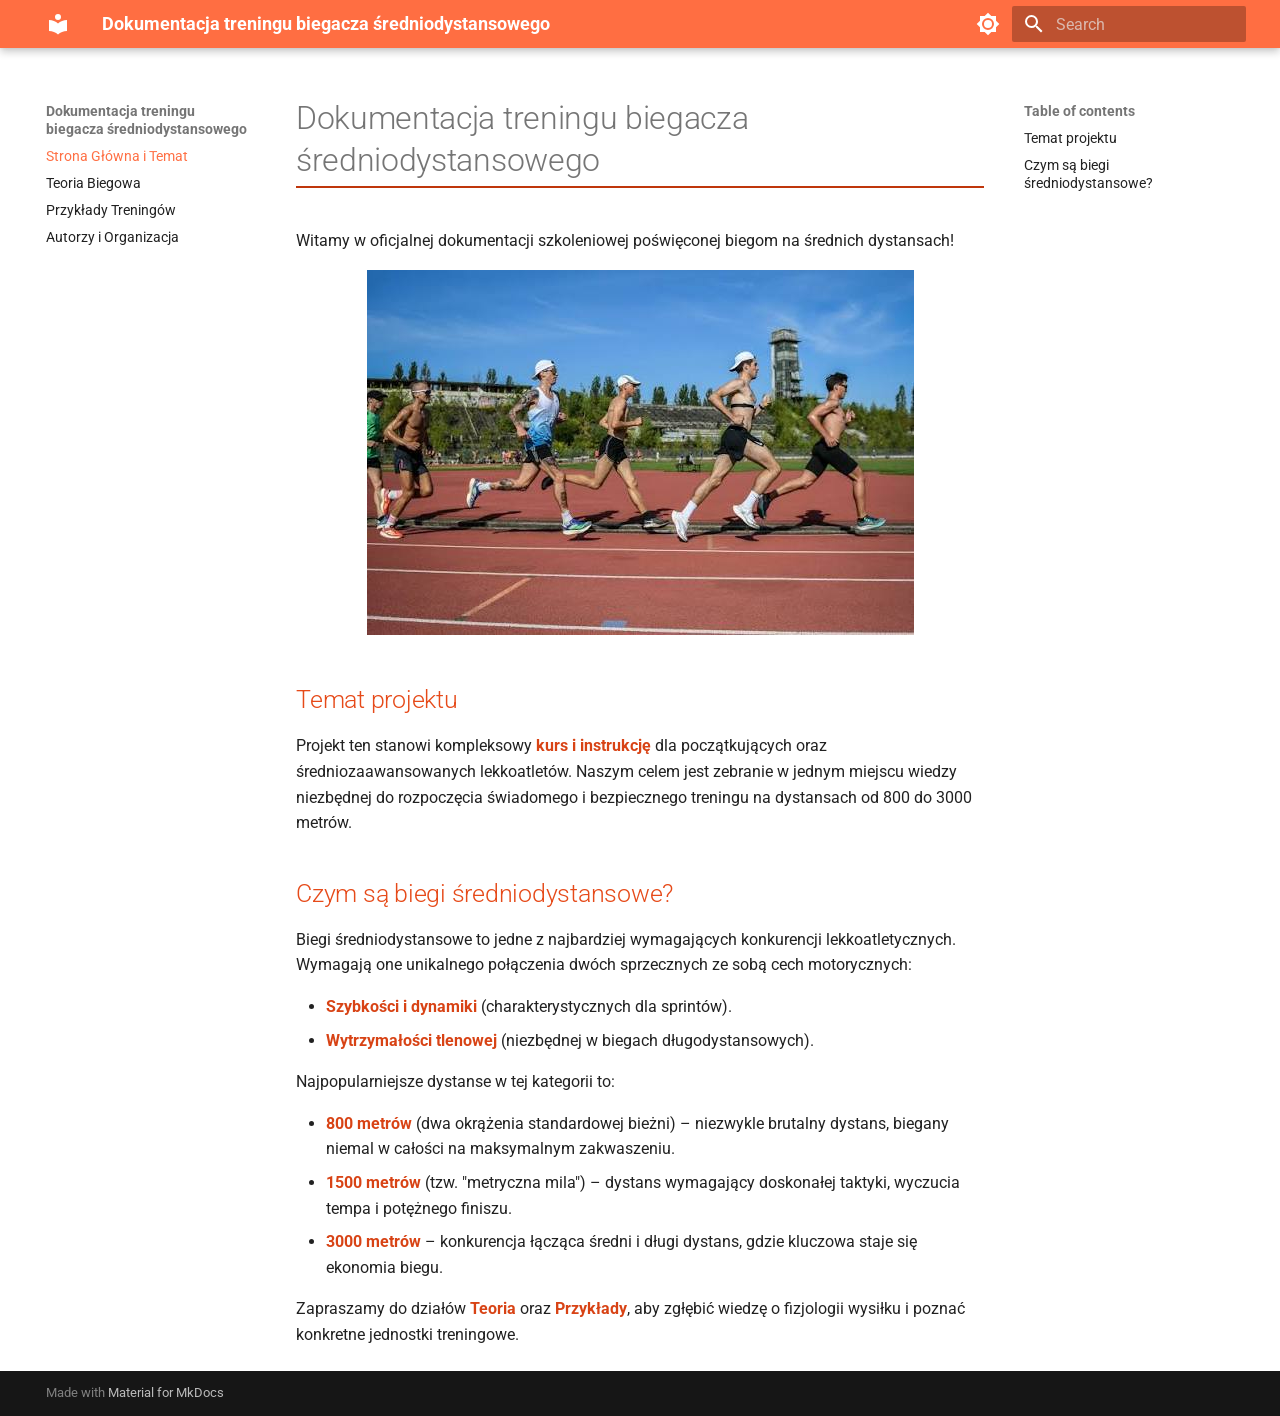
<file: index.html>
<!doctype html>
<html lang="en" class="no-js">
  <head>
    
      <meta charset="utf-8">
      <meta name="viewport" content="width=device-width,initial-scale=1">
      
      
      
      
      
        <link rel="next" href="tresc/">
      
      
        
      
      
      <link rel="icon" href="assets/images/favicon.png">
      <meta name="generator" content="mkdocs-1.6.1, mkdocs-material-9.7.6">
    
    
      
        <title>Dokumentacja treningu biegacza średniodystansowego</title>
      
    
    
      <link rel="stylesheet" href="assets/stylesheets/main.484c7ddc.min.css">
      
        
        <link rel="stylesheet" href="assets/stylesheets/palette.ab4e12ef.min.css">
      
      


    
    
      
    
    
      
        
        
        <link rel="preconnect" href="https://fonts.gstatic.com" crossorigin>
        <link rel="stylesheet" href="https://fonts.googleapis.com/css?family=Roboto:300,300i,400,400i,700,700i%7CRoboto+Mono:400,400i,700,700i&display=fallback">
        <style>:root{--md-text-font:"Roboto";--md-code-font:"Roboto Mono"}</style>
      
    
    
      <link rel="stylesheet" href="stylesheets/custom.css">
    
    <script>__md_scope=new URL(".",location),__md_hash=e=>[...e].reduce(((e,_)=>(e<<5)-e+_.charCodeAt(0)),0),__md_get=(e,_=localStorage,t=__md_scope)=>JSON.parse(_.getItem(t.pathname+"."+e)),__md_set=(e,_,t=localStorage,a=__md_scope)=>{try{t.setItem(a.pathname+"."+e,JSON.stringify(_))}catch(e){}}</script>
    
      

    
    
  </head>
  
  
    
    
      
    
    
    
    
    <body dir="ltr" data-md-color-scheme="default" data-md-color-primary="deep-orange" data-md-color-accent="amber">
  
    
    <input class="md-toggle" data-md-toggle="drawer" type="checkbox" id="__drawer" autocomplete="off">
    <input class="md-toggle" data-md-toggle="search" type="checkbox" id="__search" autocomplete="off">
    <label class="md-overlay" for="__drawer"></label>
    <div data-md-component="skip">
      
        
        <a href="#dokumentacja-treningu-biegacza-sredniodystansowego" class="md-skip">
          Skip to content
        </a>
      
    </div>
    <div data-md-component="announce">
      
    </div>
    
    
      

  

<header class="md-header md-header--shadow" data-md-component="header">
  <nav class="md-header__inner md-grid" aria-label="Header">
    <a href="." title="Dokumentacja treningu biegacza średniodystansowego" class="md-header__button md-logo" aria-label="Dokumentacja treningu biegacza średniodystansowego" data-md-component="logo">
      
  
  <svg xmlns="http://www.w3.org/2000/svg" viewBox="0 0 24 24"><path d="M12 8a3 3 0 0 0 3-3 3 3 0 0 0-3-3 3 3 0 0 0-3 3 3 3 0 0 0 3 3m0 3.54C9.64 9.35 6.5 8 3 8v11c3.5 0 6.64 1.35 9 3.54 2.36-2.19 5.5-3.54 9-3.54V8c-3.5 0-6.64 1.35-9 3.54"/></svg>

    </a>
    <label class="md-header__button md-icon" for="__drawer">
      
      <svg xmlns="http://www.w3.org/2000/svg" viewBox="0 0 24 24"><path d="M3 6h18v2H3zm0 5h18v2H3zm0 5h18v2H3z"/></svg>
    </label>
    <div class="md-header__title" data-md-component="header-title">
      <div class="md-header__ellipsis">
        <div class="md-header__topic">
          <span class="md-ellipsis">
            Dokumentacja treningu biegacza średniodystansowego
          </span>
        </div>
        <div class="md-header__topic" data-md-component="header-topic">
          <span class="md-ellipsis">
            
              Strona Główna i Temat
            
          </span>
        </div>
      </div>
    </div>
    
      
        <form class="md-header__option" data-md-component="palette">
  
    
    
    
    <input class="md-option" data-md-color-media="(prefers-color-scheme: light)" data-md-color-scheme="default" data-md-color-primary="deep-orange" data-md-color-accent="amber"  aria-label="Przełącz na tryb ciemny"  type="radio" name="__palette" id="__palette_0">
    
      <label class="md-header__button md-icon" title="Przełącz na tryb ciemny" for="__palette_1" hidden>
        <svg xmlns="http://www.w3.org/2000/svg" viewBox="0 0 24 24"><path d="M12 8a4 4 0 0 0-4 4 4 4 0 0 0 4 4 4 4 0 0 0 4-4 4 4 0 0 0-4-4m0 10a6 6 0 0 1-6-6 6 6 0 0 1 6-6 6 6 0 0 1 6 6 6 6 0 0 1-6 6m8-9.31V4h-4.69L12 .69 8.69 4H4v4.69L.69 12 4 15.31V20h4.69L12 23.31 15.31 20H20v-4.69L23.31 12z"/></svg>
      </label>
    
  
    
    
    
    <input class="md-option" data-md-color-media="(prefers-color-scheme: dark)" data-md-color-scheme="slate" data-md-color-primary="deep-orange" data-md-color-accent="amber"  aria-label="Przełącz na tryb jasny"  type="radio" name="__palette" id="__palette_1">
    
      <label class="md-header__button md-icon" title="Przełącz na tryb jasny" for="__palette_0" hidden>
        <svg xmlns="http://www.w3.org/2000/svg" viewBox="0 0 24 24"><path d="M12 18c-.89 0-1.74-.2-2.5-.55C11.56 16.5 13 14.42 13 12s-1.44-4.5-3.5-5.45C10.26 6.2 11.11 6 12 6a6 6 0 0 1 6 6 6 6 0 0 1-6 6m8-9.31V4h-4.69L12 .69 8.69 4H4v4.69L.69 12 4 15.31V20h4.69L12 23.31 15.31 20H20v-4.69L23.31 12z"/></svg>
      </label>
    
  
</form>
      
    
    
      <script>var palette=__md_get("__palette");if(palette&&palette.color){if("(prefers-color-scheme)"===palette.color.media){var media=matchMedia("(prefers-color-scheme: light)"),input=document.querySelector(media.matches?"[data-md-color-media='(prefers-color-scheme: light)']":"[data-md-color-media='(prefers-color-scheme: dark)']");palette.color.media=input.getAttribute("data-md-color-media"),palette.color.scheme=input.getAttribute("data-md-color-scheme"),palette.color.primary=input.getAttribute("data-md-color-primary"),palette.color.accent=input.getAttribute("data-md-color-accent")}for(var[key,value]of Object.entries(palette.color))document.body.setAttribute("data-md-color-"+key,value)}</script>
    
    
    
      
      
        <label class="md-header__button md-icon" for="__search">
          
          <svg xmlns="http://www.w3.org/2000/svg" viewBox="0 0 24 24"><path d="M9.5 3A6.5 6.5 0 0 1 16 9.5c0 1.61-.59 3.09-1.56 4.23l.27.27h.79l5 5-1.5 1.5-5-5v-.79l-.27-.27A6.52 6.52 0 0 1 9.5 16 6.5 6.5 0 0 1 3 9.5 6.5 6.5 0 0 1 9.5 3m0 2C7 5 5 7 5 9.5S7 14 9.5 14 14 12 14 9.5 12 5 9.5 5"/></svg>
        </label>
        <div class="md-search" data-md-component="search" role="dialog">
  <label class="md-search__overlay" for="__search"></label>
  <div class="md-search__inner" role="search">
    <form class="md-search__form" name="search">
      <input type="text" class="md-search__input" name="query" aria-label="Search" placeholder="Search" autocapitalize="off" autocorrect="off" autocomplete="off" spellcheck="false" data-md-component="search-query" required>
      <label class="md-search__icon md-icon" for="__search">
        
        <svg xmlns="http://www.w3.org/2000/svg" viewBox="0 0 24 24"><path d="M9.5 3A6.5 6.5 0 0 1 16 9.5c0 1.61-.59 3.09-1.56 4.23l.27.27h.79l5 5-1.5 1.5-5-5v-.79l-.27-.27A6.52 6.52 0 0 1 9.5 16 6.5 6.5 0 0 1 3 9.5 6.5 6.5 0 0 1 9.5 3m0 2C7 5 5 7 5 9.5S7 14 9.5 14 14 12 14 9.5 12 5 9.5 5"/></svg>
        
        <svg xmlns="http://www.w3.org/2000/svg" viewBox="0 0 24 24"><path d="M20 11v2H8l5.5 5.5-1.42 1.42L4.16 12l7.92-7.92L13.5 5.5 8 11z"/></svg>
      </label>
      <nav class="md-search__options" aria-label="Search">
        
        <button type="reset" class="md-search__icon md-icon" title="Clear" aria-label="Clear" tabindex="-1">
          
          <svg xmlns="http://www.w3.org/2000/svg" viewBox="0 0 24 24"><path d="M19 6.41 17.59 5 12 10.59 6.41 5 5 6.41 10.59 12 5 17.59 6.41 19 12 13.41 17.59 19 19 17.59 13.41 12z"/></svg>
        </button>
      </nav>
      
    </form>
    <div class="md-search__output">
      <div class="md-search__scrollwrap" tabindex="0" data-md-scrollfix>
        <div class="md-search-result" data-md-component="search-result">
          <div class="md-search-result__meta">
            Initializing search
          </div>
          <ol class="md-search-result__list" role="presentation"></ol>
        </div>
      </div>
    </div>
  </div>
</div>
      
    
    
  </nav>
  
</header>
    
    <div class="md-container" data-md-component="container">
      
      
        
          
        
      
      <main class="md-main" data-md-component="main">
        <div class="md-main__inner md-grid">
          
            
              
              <div class="md-sidebar md-sidebar--primary" data-md-component="sidebar" data-md-type="navigation" >
                <div class="md-sidebar__scrollwrap">
                  <div class="md-sidebar__inner">
                    



<nav class="md-nav md-nav--primary" aria-label="Navigation" data-md-level="0">
  <label class="md-nav__title" for="__drawer">
    <a href="." title="Dokumentacja treningu biegacza średniodystansowego" class="md-nav__button md-logo" aria-label="Dokumentacja treningu biegacza średniodystansowego" data-md-component="logo">
      
  
  <svg xmlns="http://www.w3.org/2000/svg" viewBox="0 0 24 24"><path d="M12 8a3 3 0 0 0 3-3 3 3 0 0 0-3-3 3 3 0 0 0-3 3 3 3 0 0 0 3 3m0 3.54C9.64 9.35 6.5 8 3 8v11c3.5 0 6.64 1.35 9 3.54 2.36-2.19 5.5-3.54 9-3.54V8c-3.5 0-6.64 1.35-9 3.54"/></svg>

    </a>
    Dokumentacja treningu biegacza średniodystansowego
  </label>
  
  <ul class="md-nav__list" data-md-scrollfix>
    
      
      
  
  
    
  
  
  
    <li class="md-nav__item md-nav__item--active">
      
      <input class="md-nav__toggle md-toggle" type="checkbox" id="__toc">
      
      
        
      
      
        <label class="md-nav__link md-nav__link--active" for="__toc">
          
  
  
  <span class="md-ellipsis">
    
  
    Strona Główna i Temat
  

    
  </span>
  
  

          <span class="md-nav__icon md-icon"></span>
        </label>
      
      <a href="." class="md-nav__link md-nav__link--active">
        
  
  
  <span class="md-ellipsis">
    
  
    Strona Główna i Temat
  

    
  </span>
  
  

      </a>
      
        

<nav class="md-nav md-nav--secondary" aria-label="Table of contents">
  
  
  
    
  
  
    <label class="md-nav__title" for="__toc">
      <span class="md-nav__icon md-icon"></span>
      Table of contents
    </label>
    <ul class="md-nav__list" data-md-component="toc" data-md-scrollfix>
      
        <li class="md-nav__item">
  <a href="#temat-projektu" class="md-nav__link">
    <span class="md-ellipsis">
      
        Temat projektu
      
    </span>
  </a>
  
</li>
      
        <li class="md-nav__item">
  <a href="#czym-sa-biegi-sredniodystansowe" class="md-nav__link">
    <span class="md-ellipsis">
      
        Czym są biegi średniodystansowe?
      
    </span>
  </a>
  
</li>
      
    </ul>
  
</nav>
      
    </li>
  

    
      
      
  
  
  
  
    <li class="md-nav__item">
      <a href="tresc/" class="md-nav__link">
        
  
  
  <span class="md-ellipsis">
    
  
    Teoria Biegowa
  

    
  </span>
  
  

      </a>
    </li>
  

    
      
      
  
  
  
  
    <li class="md-nav__item">
      <a href="przyklady/" class="md-nav__link">
        
  
  
  <span class="md-ellipsis">
    
  
    Przykłady Treningów
  

    
  </span>
  
  

      </a>
    </li>
  

    
      
      
  
  
  
  
    <li class="md-nav__item">
      <a href="autorzy/" class="md-nav__link">
        
  
  
  <span class="md-ellipsis">
    
  
    Autorzy i Organizacja
  

    
  </span>
  
  

      </a>
    </li>
  

    
  </ul>
</nav>
                  </div>
                </div>
              </div>
            
            
              
              <div class="md-sidebar md-sidebar--secondary" data-md-component="sidebar" data-md-type="toc" >
                <div class="md-sidebar__scrollwrap">
                  <div class="md-sidebar__inner">
                    

<nav class="md-nav md-nav--secondary" aria-label="Table of contents">
  
  
  
    
  
  
    <label class="md-nav__title" for="__toc">
      <span class="md-nav__icon md-icon"></span>
      Table of contents
    </label>
    <ul class="md-nav__list" data-md-component="toc" data-md-scrollfix>
      
        <li class="md-nav__item">
  <a href="#temat-projektu" class="md-nav__link">
    <span class="md-ellipsis">
      
        Temat projektu
      
    </span>
  </a>
  
</li>
      
        <li class="md-nav__item">
  <a href="#czym-sa-biegi-sredniodystansowe" class="md-nav__link">
    <span class="md-ellipsis">
      
        Czym są biegi średniodystansowe?
      
    </span>
  </a>
  
</li>
      
    </ul>
  
</nav>
                  </div>
                </div>
              </div>
            
          
          
            <div class="md-content" data-md-component="content">
              
              <article class="md-content__inner md-typeset">
                
                  



<h1 id="dokumentacja-treningu-biegacza-sredniodystansowego">Dokumentacja treningu biegacza średniodystansowego</h1>
<p>Witamy w oficjalnej dokumentacji szkoleniowej poświęconej biegom na średnich dystansach!</p>
<div align="center">
  <img src="images/images.jpg" >
</div>

<h2 id="temat-projektu">Temat projektu</h2>
<p>Projekt ten stanowi kompleksowy <strong>kurs i instrukcję</strong> dla początkujących oraz średniozaawansowanych lekkoatletów. Naszym celem jest zebranie w jednym miejscu wiedzy niezbędnej do rozpoczęcia świadomego i bezpiecznego treningu na dystansach od 800 do 3000 metrów. </p>
<h2 id="czym-sa-biegi-sredniodystansowe">Czym są biegi średniodystansowe?</h2>
<p>Biegi średniodystansowe to jedne z najbardziej wymagających konkurencji lekkoatletycznych. Wymagają one unikalnego połączenia dwóch sprzecznych ze sobą cech motorycznych:</p>
<ul>
<li><strong>Szybkości i dynamiki</strong> (charakterystycznych dla sprintów).</li>
<li><strong>Wytrzymałości tlenowej</strong> (niezbędnej w biegach długodystansowych).</li>
</ul>
<p>Najpopularniejsze dystanse w tej kategorii to:</p>
<ul>
<li><strong>800 metrów</strong> (dwa okrążenia standardowej bieżni) – niezwykle brutalny dystans, biegany niemal w całości na maksymalnym zakwaszeniu.</li>
<li><strong>1500 metrów</strong> (tzw. "metryczna mila") – dystans wymagający doskonałej taktyki, wyczucia tempa i potężnego finiszu.</li>
<li><strong>3000 metrów</strong> – konkurencja łącząca średni i długi dystans, gdzie kluczowa staje się ekonomia biegu.</li>
</ul>
<p>Zapraszamy do działów <strong>Teoria</strong> oraz <strong>Przykłady</strong>, aby zgłębić wiedzę o fizjologii wysiłku i poznać konkretne jednostki treningowe.</p>












                
              </article>
            </div>
          
          
<script>var target=document.getElementById(location.hash.slice(1));target&&target.name&&(target.checked=target.name.startsWith("__tabbed_"))</script>
        </div>
        
      </main>
      
        <footer class="md-footer">
  
  <div class="md-footer-meta md-typeset">
    <div class="md-footer-meta__inner md-grid">
      <div class="md-copyright">
  
  
    Made with
    <a href="https://squidfunk.github.io/mkdocs-material/" target="_blank" rel="noopener">
      Material for MkDocs
    </a>
  
</div>
      
    </div>
  </div>
</footer>
      
    </div>
    <div class="md-dialog" data-md-component="dialog">
      <div class="md-dialog__inner md-typeset"></div>
    </div>
    
    
    
      
      
      <script id="__config" type="application/json">{"annotate": null, "base": ".", "features": [], "search": "assets/javascripts/workers/search.2c215733.min.js", "tags": null, "translations": {"clipboard.copied": "Copied to clipboard", "clipboard.copy": "Copy to clipboard", "search.result.more.one": "1 more on this page", "search.result.more.other": "# more on this page", "search.result.none": "No matching documents", "search.result.one": "1 matching document", "search.result.other": "# matching documents", "search.result.placeholder": "Type to start searching", "search.result.term.missing": "Missing", "select.version": "Select version"}, "version": null}</script>
    
    
      <script src="assets/javascripts/bundle.79ae519e.min.js"></script>
      
    
  </body>
</html>
</file>
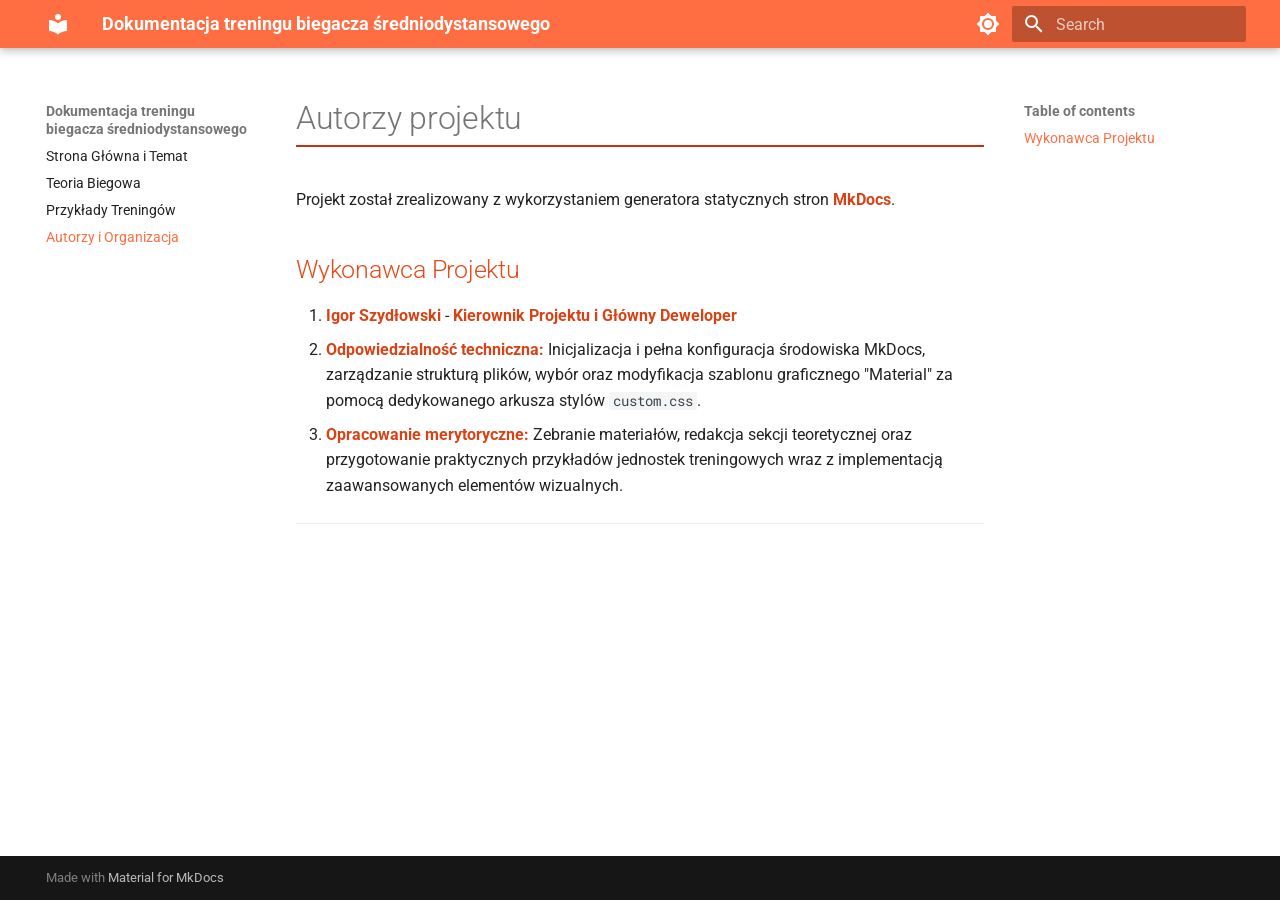
<file: autorzy/index.html>
<!doctype html>
<html lang="en" class="no-js">
  <head>
    
      <meta charset="utf-8">
      <meta name="viewport" content="width=device-width,initial-scale=1">
      
      
      
      
        <link rel="prev" href="../przyklady/">
      
      
      
        
      
      
      <link rel="icon" href="../assets/images/favicon.png">
      <meta name="generator" content="mkdocs-1.6.1, mkdocs-material-9.7.6">
    
    
      
        <title>Autorzy i Organizacja - Dokumentacja treningu biegacza średniodystansowego</title>
      
    
    
      <link rel="stylesheet" href="../assets/stylesheets/main.484c7ddc.min.css">
      
        
        <link rel="stylesheet" href="../assets/stylesheets/palette.ab4e12ef.min.css">
      
      


    
    
      
    
    
      
        
        
        <link rel="preconnect" href="https://fonts.gstatic.com" crossorigin>
        <link rel="stylesheet" href="https://fonts.googleapis.com/css?family=Roboto:300,300i,400,400i,700,700i%7CRoboto+Mono:400,400i,700,700i&display=fallback">
        <style>:root{--md-text-font:"Roboto";--md-code-font:"Roboto Mono"}</style>
      
    
    
      <link rel="stylesheet" href="../stylesheets/custom.css">
    
    <script>__md_scope=new URL("..",location),__md_hash=e=>[...e].reduce(((e,_)=>(e<<5)-e+_.charCodeAt(0)),0),__md_get=(e,_=localStorage,t=__md_scope)=>JSON.parse(_.getItem(t.pathname+"."+e)),__md_set=(e,_,t=localStorage,a=__md_scope)=>{try{t.setItem(a.pathname+"."+e,JSON.stringify(_))}catch(e){}}</script>
    
      

    
    
  </head>
  
  
    
    
      
    
    
    
    
    <body dir="ltr" data-md-color-scheme="default" data-md-color-primary="deep-orange" data-md-color-accent="amber">
  
    
    <input class="md-toggle" data-md-toggle="drawer" type="checkbox" id="__drawer" autocomplete="off">
    <input class="md-toggle" data-md-toggle="search" type="checkbox" id="__search" autocomplete="off">
    <label class="md-overlay" for="__drawer"></label>
    <div data-md-component="skip">
      
        
        <a href="#autorzy-projektu" class="md-skip">
          Skip to content
        </a>
      
    </div>
    <div data-md-component="announce">
      
    </div>
    
    
      

  

<header class="md-header md-header--shadow" data-md-component="header">
  <nav class="md-header__inner md-grid" aria-label="Header">
    <a href=".." title="Dokumentacja treningu biegacza średniodystansowego" class="md-header__button md-logo" aria-label="Dokumentacja treningu biegacza średniodystansowego" data-md-component="logo">
      
  
  <svg xmlns="http://www.w3.org/2000/svg" viewBox="0 0 24 24"><path d="M12 8a3 3 0 0 0 3-3 3 3 0 0 0-3-3 3 3 0 0 0-3 3 3 3 0 0 0 3 3m0 3.54C9.64 9.35 6.5 8 3 8v11c3.5 0 6.64 1.35 9 3.54 2.36-2.19 5.5-3.54 9-3.54V8c-3.5 0-6.64 1.35-9 3.54"/></svg>

    </a>
    <label class="md-header__button md-icon" for="__drawer">
      
      <svg xmlns="http://www.w3.org/2000/svg" viewBox="0 0 24 24"><path d="M3 6h18v2H3zm0 5h18v2H3zm0 5h18v2H3z"/></svg>
    </label>
    <div class="md-header__title" data-md-component="header-title">
      <div class="md-header__ellipsis">
        <div class="md-header__topic">
          <span class="md-ellipsis">
            Dokumentacja treningu biegacza średniodystansowego
          </span>
        </div>
        <div class="md-header__topic" data-md-component="header-topic">
          <span class="md-ellipsis">
            
              Autorzy i Organizacja
            
          </span>
        </div>
      </div>
    </div>
    
      
        <form class="md-header__option" data-md-component="palette">
  
    
    
    
    <input class="md-option" data-md-color-media="(prefers-color-scheme: light)" data-md-color-scheme="default" data-md-color-primary="deep-orange" data-md-color-accent="amber"  aria-label="Przełącz na tryb ciemny"  type="radio" name="__palette" id="__palette_0">
    
      <label class="md-header__button md-icon" title="Przełącz na tryb ciemny" for="__palette_1" hidden>
        <svg xmlns="http://www.w3.org/2000/svg" viewBox="0 0 24 24"><path d="M12 8a4 4 0 0 0-4 4 4 4 0 0 0 4 4 4 4 0 0 0 4-4 4 4 0 0 0-4-4m0 10a6 6 0 0 1-6-6 6 6 0 0 1 6-6 6 6 0 0 1 6 6 6 6 0 0 1-6 6m8-9.31V4h-4.69L12 .69 8.69 4H4v4.69L.69 12 4 15.31V20h4.69L12 23.31 15.31 20H20v-4.69L23.31 12z"/></svg>
      </label>
    
  
    
    
    
    <input class="md-option" data-md-color-media="(prefers-color-scheme: dark)" data-md-color-scheme="slate" data-md-color-primary="deep-orange" data-md-color-accent="amber"  aria-label="Przełącz na tryb jasny"  type="radio" name="__palette" id="__palette_1">
    
      <label class="md-header__button md-icon" title="Przełącz na tryb jasny" for="__palette_0" hidden>
        <svg xmlns="http://www.w3.org/2000/svg" viewBox="0 0 24 24"><path d="M12 18c-.89 0-1.74-.2-2.5-.55C11.56 16.5 13 14.42 13 12s-1.44-4.5-3.5-5.45C10.26 6.2 11.11 6 12 6a6 6 0 0 1 6 6 6 6 0 0 1-6 6m8-9.31V4h-4.69L12 .69 8.69 4H4v4.69L.69 12 4 15.31V20h4.69L12 23.31 15.31 20H20v-4.69L23.31 12z"/></svg>
      </label>
    
  
</form>
      
    
    
      <script>var palette=__md_get("__palette");if(palette&&palette.color){if("(prefers-color-scheme)"===palette.color.media){var media=matchMedia("(prefers-color-scheme: light)"),input=document.querySelector(media.matches?"[data-md-color-media='(prefers-color-scheme: light)']":"[data-md-color-media='(prefers-color-scheme: dark)']");palette.color.media=input.getAttribute("data-md-color-media"),palette.color.scheme=input.getAttribute("data-md-color-scheme"),palette.color.primary=input.getAttribute("data-md-color-primary"),palette.color.accent=input.getAttribute("data-md-color-accent")}for(var[key,value]of Object.entries(palette.color))document.body.setAttribute("data-md-color-"+key,value)}</script>
    
    
    
      
      
        <label class="md-header__button md-icon" for="__search">
          
          <svg xmlns="http://www.w3.org/2000/svg" viewBox="0 0 24 24"><path d="M9.5 3A6.5 6.5 0 0 1 16 9.5c0 1.61-.59 3.09-1.56 4.23l.27.27h.79l5 5-1.5 1.5-5-5v-.79l-.27-.27A6.52 6.52 0 0 1 9.5 16 6.5 6.5 0 0 1 3 9.5 6.5 6.5 0 0 1 9.5 3m0 2C7 5 5 7 5 9.5S7 14 9.5 14 14 12 14 9.5 12 5 9.5 5"/></svg>
        </label>
        <div class="md-search" data-md-component="search" role="dialog">
  <label class="md-search__overlay" for="__search"></label>
  <div class="md-search__inner" role="search">
    <form class="md-search__form" name="search">
      <input type="text" class="md-search__input" name="query" aria-label="Search" placeholder="Search" autocapitalize="off" autocorrect="off" autocomplete="off" spellcheck="false" data-md-component="search-query" required>
      <label class="md-search__icon md-icon" for="__search">
        
        <svg xmlns="http://www.w3.org/2000/svg" viewBox="0 0 24 24"><path d="M9.5 3A6.5 6.5 0 0 1 16 9.5c0 1.61-.59 3.09-1.56 4.23l.27.27h.79l5 5-1.5 1.5-5-5v-.79l-.27-.27A6.52 6.52 0 0 1 9.5 16 6.5 6.5 0 0 1 3 9.5 6.5 6.5 0 0 1 9.5 3m0 2C7 5 5 7 5 9.5S7 14 9.5 14 14 12 14 9.5 12 5 9.5 5"/></svg>
        
        <svg xmlns="http://www.w3.org/2000/svg" viewBox="0 0 24 24"><path d="M20 11v2H8l5.5 5.5-1.42 1.42L4.16 12l7.92-7.92L13.5 5.5 8 11z"/></svg>
      </label>
      <nav class="md-search__options" aria-label="Search">
        
        <button type="reset" class="md-search__icon md-icon" title="Clear" aria-label="Clear" tabindex="-1">
          
          <svg xmlns="http://www.w3.org/2000/svg" viewBox="0 0 24 24"><path d="M19 6.41 17.59 5 12 10.59 6.41 5 5 6.41 10.59 12 5 17.59 6.41 19 12 13.41 17.59 19 19 17.59 13.41 12z"/></svg>
        </button>
      </nav>
      
    </form>
    <div class="md-search__output">
      <div class="md-search__scrollwrap" tabindex="0" data-md-scrollfix>
        <div class="md-search-result" data-md-component="search-result">
          <div class="md-search-result__meta">
            Initializing search
          </div>
          <ol class="md-search-result__list" role="presentation"></ol>
        </div>
      </div>
    </div>
  </div>
</div>
      
    
    
  </nav>
  
</header>
    
    <div class="md-container" data-md-component="container">
      
      
        
          
        
      
      <main class="md-main" data-md-component="main">
        <div class="md-main__inner md-grid">
          
            
              
              <div class="md-sidebar md-sidebar--primary" data-md-component="sidebar" data-md-type="navigation" >
                <div class="md-sidebar__scrollwrap">
                  <div class="md-sidebar__inner">
                    



<nav class="md-nav md-nav--primary" aria-label="Navigation" data-md-level="0">
  <label class="md-nav__title" for="__drawer">
    <a href=".." title="Dokumentacja treningu biegacza średniodystansowego" class="md-nav__button md-logo" aria-label="Dokumentacja treningu biegacza średniodystansowego" data-md-component="logo">
      
  
  <svg xmlns="http://www.w3.org/2000/svg" viewBox="0 0 24 24"><path d="M12 8a3 3 0 0 0 3-3 3 3 0 0 0-3-3 3 3 0 0 0-3 3 3 3 0 0 0 3 3m0 3.54C9.64 9.35 6.5 8 3 8v11c3.5 0 6.64 1.35 9 3.54 2.36-2.19 5.5-3.54 9-3.54V8c-3.5 0-6.64 1.35-9 3.54"/></svg>

    </a>
    Dokumentacja treningu biegacza średniodystansowego
  </label>
  
  <ul class="md-nav__list" data-md-scrollfix>
    
      
      
  
  
  
  
    <li class="md-nav__item">
      <a href=".." class="md-nav__link">
        
  
  
  <span class="md-ellipsis">
    
  
    Strona Główna i Temat
  

    
  </span>
  
  

      </a>
    </li>
  

    
      
      
  
  
  
  
    <li class="md-nav__item">
      <a href="../tresc/" class="md-nav__link">
        
  
  
  <span class="md-ellipsis">
    
  
    Teoria Biegowa
  

    
  </span>
  
  

      </a>
    </li>
  

    
      
      
  
  
  
  
    <li class="md-nav__item">
      <a href="../przyklady/" class="md-nav__link">
        
  
  
  <span class="md-ellipsis">
    
  
    Przykłady Treningów
  

    
  </span>
  
  

      </a>
    </li>
  

    
      
      
  
  
    
  
  
  
    <li class="md-nav__item md-nav__item--active">
      
      <input class="md-nav__toggle md-toggle" type="checkbox" id="__toc">
      
      
        
      
      
        <label class="md-nav__link md-nav__link--active" for="__toc">
          
  
  
  <span class="md-ellipsis">
    
  
    Autorzy i Organizacja
  

    
  </span>
  
  

          <span class="md-nav__icon md-icon"></span>
        </label>
      
      <a href="./" class="md-nav__link md-nav__link--active">
        
  
  
  <span class="md-ellipsis">
    
  
    Autorzy i Organizacja
  

    
  </span>
  
  

      </a>
      
        

<nav class="md-nav md-nav--secondary" aria-label="Table of contents">
  
  
  
    
  
  
    <label class="md-nav__title" for="__toc">
      <span class="md-nav__icon md-icon"></span>
      Table of contents
    </label>
    <ul class="md-nav__list" data-md-component="toc" data-md-scrollfix>
      
        <li class="md-nav__item">
  <a href="#wykonawca-projektu" class="md-nav__link">
    <span class="md-ellipsis">
      
        Wykonawca Projektu
      
    </span>
  </a>
  
</li>
      
    </ul>
  
</nav>
      
    </li>
  

    
  </ul>
</nav>
                  </div>
                </div>
              </div>
            
            
              
              <div class="md-sidebar md-sidebar--secondary" data-md-component="sidebar" data-md-type="toc" >
                <div class="md-sidebar__scrollwrap">
                  <div class="md-sidebar__inner">
                    

<nav class="md-nav md-nav--secondary" aria-label="Table of contents">
  
  
  
    
  
  
    <label class="md-nav__title" for="__toc">
      <span class="md-nav__icon md-icon"></span>
      Table of contents
    </label>
    <ul class="md-nav__list" data-md-component="toc" data-md-scrollfix>
      
        <li class="md-nav__item">
  <a href="#wykonawca-projektu" class="md-nav__link">
    <span class="md-ellipsis">
      
        Wykonawca Projektu
      
    </span>
  </a>
  
</li>
      
    </ul>
  
</nav>
                  </div>
                </div>
              </div>
            
          
          
            <div class="md-content" data-md-component="content">
              
              <article class="md-content__inner md-typeset">
                
                  



<h1 id="autorzy-projektu">Autorzy projektu</h1>
<p>Projekt został zrealizowany z wykorzystaniem generatora statycznych stron <strong>MkDocs</strong>. </p>
<h2 id="wykonawca-projektu">Wykonawca Projektu</h2>
<ol>
<li><strong>Igor Szydłowski</strong> - <strong>Kierownik Projektu i Główny Deweloper</strong></li>
<li><strong>Odpowiedzialność techniczna:</strong> Inicjalizacja i pełna konfiguracja środowiska MkDocs, zarządzanie strukturą plików, wybór oraz modyfikacja szablonu graficznego "Material" za pomocą dedykowanego arkusza stylów <code>custom.css</code>.</li>
<li><strong>Opracowanie merytoryczne:</strong> Zebranie materiałów, redakcja sekcji teoretycznej oraz przygotowanie praktycznych przykładów jednostek treningowych wraz z implementacją zaawansowanych elementów wizualnych.</li>
</ol>
<hr />












                
              </article>
            </div>
          
          
<script>var target=document.getElementById(location.hash.slice(1));target&&target.name&&(target.checked=target.name.startsWith("__tabbed_"))</script>
        </div>
        
      </main>
      
        <footer class="md-footer">
  
  <div class="md-footer-meta md-typeset">
    <div class="md-footer-meta__inner md-grid">
      <div class="md-copyright">
  
  
    Made with
    <a href="https://squidfunk.github.io/mkdocs-material/" target="_blank" rel="noopener">
      Material for MkDocs
    </a>
  
</div>
      
    </div>
  </div>
</footer>
      
    </div>
    <div class="md-dialog" data-md-component="dialog">
      <div class="md-dialog__inner md-typeset"></div>
    </div>
    
    
    
      
      
      <script id="__config" type="application/json">{"annotate": null, "base": "..", "features": [], "search": "../assets/javascripts/workers/search.2c215733.min.js", "tags": null, "translations": {"clipboard.copied": "Copied to clipboard", "clipboard.copy": "Copy to clipboard", "search.result.more.one": "1 more on this page", "search.result.more.other": "# more on this page", "search.result.none": "No matching documents", "search.result.one": "1 matching document", "search.result.other": "# matching documents", "search.result.placeholder": "Type to start searching", "search.result.term.missing": "Missing", "select.version": "Select version"}, "version": null}</script>
    
    
      <script src="../assets/javascripts/bundle.79ae519e.min.js"></script>
      
    
  </body>
</html>
</file>
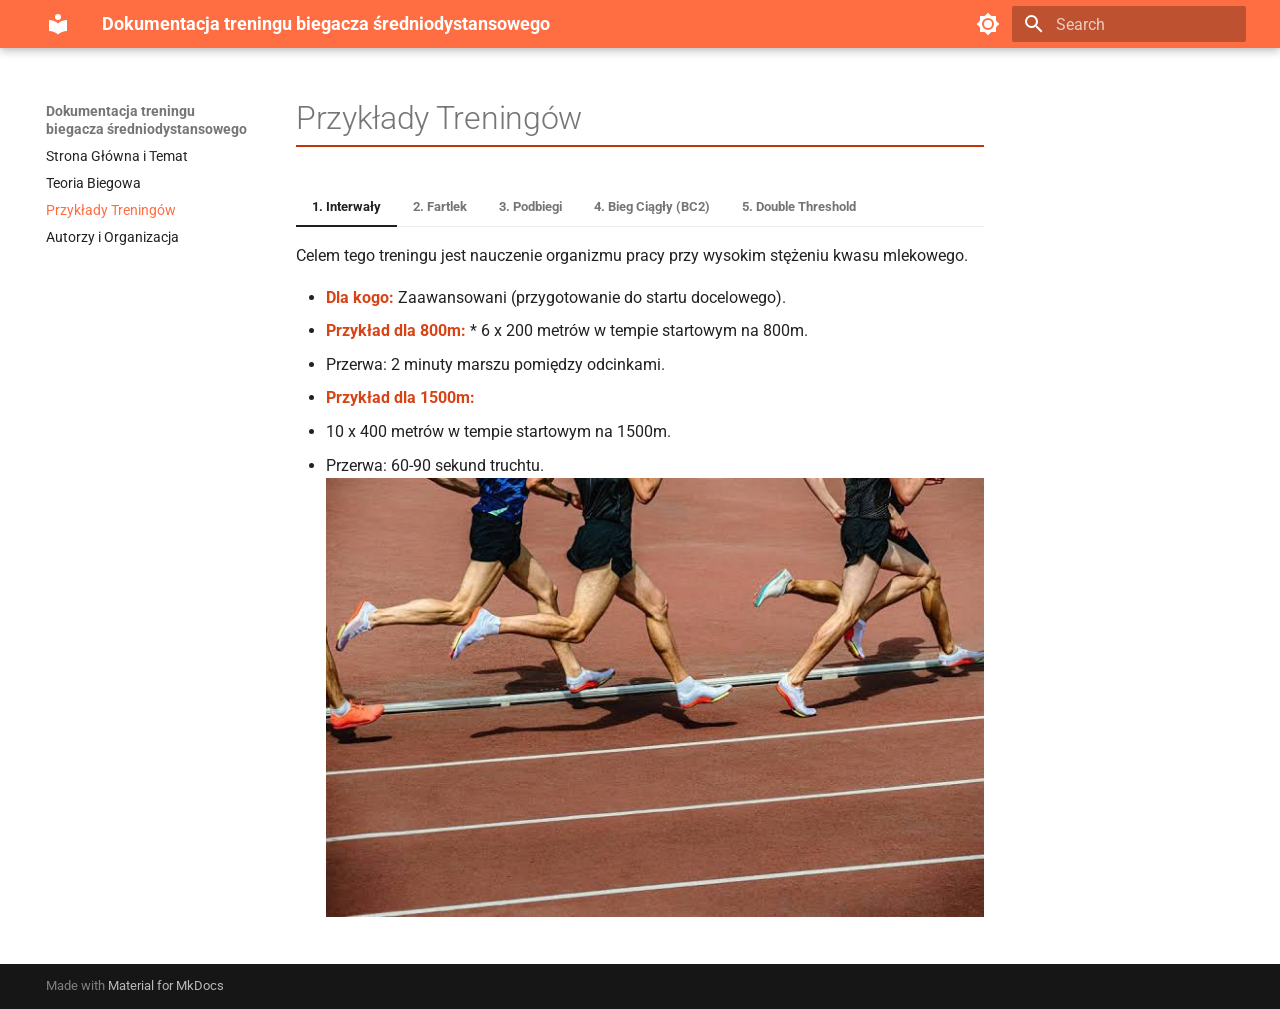
<file: przyklady/index.html>
<!doctype html>
<html lang="en" class="no-js">
  <head>
    
      <meta charset="utf-8">
      <meta name="viewport" content="width=device-width,initial-scale=1">
      
      
      
      
        <link rel="prev" href="../tresc/">
      
      
        <link rel="next" href="../autorzy/">
      
      
        
      
      
      <link rel="icon" href="../assets/images/favicon.png">
      <meta name="generator" content="mkdocs-1.6.1, mkdocs-material-9.7.6">
    
    
      
        <title>Przykłady Treningów - Dokumentacja treningu biegacza średniodystansowego</title>
      
    
    
      <link rel="stylesheet" href="../assets/stylesheets/main.484c7ddc.min.css">
      
        
        <link rel="stylesheet" href="../assets/stylesheets/palette.ab4e12ef.min.css">
      
      


    
    
      
    
    
      
        
        
        <link rel="preconnect" href="https://fonts.gstatic.com" crossorigin>
        <link rel="stylesheet" href="https://fonts.googleapis.com/css?family=Roboto:300,300i,400,400i,700,700i%7CRoboto+Mono:400,400i,700,700i&display=fallback">
        <style>:root{--md-text-font:"Roboto";--md-code-font:"Roboto Mono"}</style>
      
    
    
      <link rel="stylesheet" href="../stylesheets/custom.css">
    
    <script>__md_scope=new URL("..",location),__md_hash=e=>[...e].reduce(((e,_)=>(e<<5)-e+_.charCodeAt(0)),0),__md_get=(e,_=localStorage,t=__md_scope)=>JSON.parse(_.getItem(t.pathname+"."+e)),__md_set=(e,_,t=localStorage,a=__md_scope)=>{try{t.setItem(a.pathname+"."+e,JSON.stringify(_))}catch(e){}}</script>
    
      

    
    
  </head>
  
  
    
    
      
    
    
    
    
    <body dir="ltr" data-md-color-scheme="default" data-md-color-primary="deep-orange" data-md-color-accent="amber">
  
    
    <input class="md-toggle" data-md-toggle="drawer" type="checkbox" id="__drawer" autocomplete="off">
    <input class="md-toggle" data-md-toggle="search" type="checkbox" id="__search" autocomplete="off">
    <label class="md-overlay" for="__drawer"></label>
    <div data-md-component="skip">
      
    </div>
    <div data-md-component="announce">
      
    </div>
    
    
      

  

<header class="md-header md-header--shadow" data-md-component="header">
  <nav class="md-header__inner md-grid" aria-label="Header">
    <a href=".." title="Dokumentacja treningu biegacza średniodystansowego" class="md-header__button md-logo" aria-label="Dokumentacja treningu biegacza średniodystansowego" data-md-component="logo">
      
  
  <svg xmlns="http://www.w3.org/2000/svg" viewBox="0 0 24 24"><path d="M12 8a3 3 0 0 0 3-3 3 3 0 0 0-3-3 3 3 0 0 0-3 3 3 3 0 0 0 3 3m0 3.54C9.64 9.35 6.5 8 3 8v11c3.5 0 6.64 1.35 9 3.54 2.36-2.19 5.5-3.54 9-3.54V8c-3.5 0-6.64 1.35-9 3.54"/></svg>

    </a>
    <label class="md-header__button md-icon" for="__drawer">
      
      <svg xmlns="http://www.w3.org/2000/svg" viewBox="0 0 24 24"><path d="M3 6h18v2H3zm0 5h18v2H3zm0 5h18v2H3z"/></svg>
    </label>
    <div class="md-header__title" data-md-component="header-title">
      <div class="md-header__ellipsis">
        <div class="md-header__topic">
          <span class="md-ellipsis">
            Dokumentacja treningu biegacza średniodystansowego
          </span>
        </div>
        <div class="md-header__topic" data-md-component="header-topic">
          <span class="md-ellipsis">
            
              Przykłady Treningów
            
          </span>
        </div>
      </div>
    </div>
    
      
        <form class="md-header__option" data-md-component="palette">
  
    
    
    
    <input class="md-option" data-md-color-media="(prefers-color-scheme: light)" data-md-color-scheme="default" data-md-color-primary="deep-orange" data-md-color-accent="amber"  aria-label="Przełącz na tryb ciemny"  type="radio" name="__palette" id="__palette_0">
    
      <label class="md-header__button md-icon" title="Przełącz na tryb ciemny" for="__palette_1" hidden>
        <svg xmlns="http://www.w3.org/2000/svg" viewBox="0 0 24 24"><path d="M12 8a4 4 0 0 0-4 4 4 4 0 0 0 4 4 4 4 0 0 0 4-4 4 4 0 0 0-4-4m0 10a6 6 0 0 1-6-6 6 6 0 0 1 6-6 6 6 0 0 1 6 6 6 6 0 0 1-6 6m8-9.31V4h-4.69L12 .69 8.69 4H4v4.69L.69 12 4 15.31V20h4.69L12 23.31 15.31 20H20v-4.69L23.31 12z"/></svg>
      </label>
    
  
    
    
    
    <input class="md-option" data-md-color-media="(prefers-color-scheme: dark)" data-md-color-scheme="slate" data-md-color-primary="deep-orange" data-md-color-accent="amber"  aria-label="Przełącz na tryb jasny"  type="radio" name="__palette" id="__palette_1">
    
      <label class="md-header__button md-icon" title="Przełącz na tryb jasny" for="__palette_0" hidden>
        <svg xmlns="http://www.w3.org/2000/svg" viewBox="0 0 24 24"><path d="M12 18c-.89 0-1.74-.2-2.5-.55C11.56 16.5 13 14.42 13 12s-1.44-4.5-3.5-5.45C10.26 6.2 11.11 6 12 6a6 6 0 0 1 6 6 6 6 0 0 1-6 6m8-9.31V4h-4.69L12 .69 8.69 4H4v4.69L.69 12 4 15.31V20h4.69L12 23.31 15.31 20H20v-4.69L23.31 12z"/></svg>
      </label>
    
  
</form>
      
    
    
      <script>var palette=__md_get("__palette");if(palette&&palette.color){if("(prefers-color-scheme)"===palette.color.media){var media=matchMedia("(prefers-color-scheme: light)"),input=document.querySelector(media.matches?"[data-md-color-media='(prefers-color-scheme: light)']":"[data-md-color-media='(prefers-color-scheme: dark)']");palette.color.media=input.getAttribute("data-md-color-media"),palette.color.scheme=input.getAttribute("data-md-color-scheme"),palette.color.primary=input.getAttribute("data-md-color-primary"),palette.color.accent=input.getAttribute("data-md-color-accent")}for(var[key,value]of Object.entries(palette.color))document.body.setAttribute("data-md-color-"+key,value)}</script>
    
    
    
      
      
        <label class="md-header__button md-icon" for="__search">
          
          <svg xmlns="http://www.w3.org/2000/svg" viewBox="0 0 24 24"><path d="M9.5 3A6.5 6.5 0 0 1 16 9.5c0 1.61-.59 3.09-1.56 4.23l.27.27h.79l5 5-1.5 1.5-5-5v-.79l-.27-.27A6.52 6.52 0 0 1 9.5 16 6.5 6.5 0 0 1 3 9.5 6.5 6.5 0 0 1 9.5 3m0 2C7 5 5 7 5 9.5S7 14 9.5 14 14 12 14 9.5 12 5 9.5 5"/></svg>
        </label>
        <div class="md-search" data-md-component="search" role="dialog">
  <label class="md-search__overlay" for="__search"></label>
  <div class="md-search__inner" role="search">
    <form class="md-search__form" name="search">
      <input type="text" class="md-search__input" name="query" aria-label="Search" placeholder="Search" autocapitalize="off" autocorrect="off" autocomplete="off" spellcheck="false" data-md-component="search-query" required>
      <label class="md-search__icon md-icon" for="__search">
        
        <svg xmlns="http://www.w3.org/2000/svg" viewBox="0 0 24 24"><path d="M9.5 3A6.5 6.5 0 0 1 16 9.5c0 1.61-.59 3.09-1.56 4.23l.27.27h.79l5 5-1.5 1.5-5-5v-.79l-.27-.27A6.52 6.52 0 0 1 9.5 16 6.5 6.5 0 0 1 3 9.5 6.5 6.5 0 0 1 9.5 3m0 2C7 5 5 7 5 9.5S7 14 9.5 14 14 12 14 9.5 12 5 9.5 5"/></svg>
        
        <svg xmlns="http://www.w3.org/2000/svg" viewBox="0 0 24 24"><path d="M20 11v2H8l5.5 5.5-1.42 1.42L4.16 12l7.92-7.92L13.5 5.5 8 11z"/></svg>
      </label>
      <nav class="md-search__options" aria-label="Search">
        
        <button type="reset" class="md-search__icon md-icon" title="Clear" aria-label="Clear" tabindex="-1">
          
          <svg xmlns="http://www.w3.org/2000/svg" viewBox="0 0 24 24"><path d="M19 6.41 17.59 5 12 10.59 6.41 5 5 6.41 10.59 12 5 17.59 6.41 19 12 13.41 17.59 19 19 17.59 13.41 12z"/></svg>
        </button>
      </nav>
      
    </form>
    <div class="md-search__output">
      <div class="md-search__scrollwrap" tabindex="0" data-md-scrollfix>
        <div class="md-search-result" data-md-component="search-result">
          <div class="md-search-result__meta">
            Initializing search
          </div>
          <ol class="md-search-result__list" role="presentation"></ol>
        </div>
      </div>
    </div>
  </div>
</div>
      
    
    
  </nav>
  
</header>
    
    <div class="md-container" data-md-component="container">
      
      
        
          
        
      
      <main class="md-main" data-md-component="main">
        <div class="md-main__inner md-grid">
          
            
              
              <div class="md-sidebar md-sidebar--primary" data-md-component="sidebar" data-md-type="navigation" >
                <div class="md-sidebar__scrollwrap">
                  <div class="md-sidebar__inner">
                    



<nav class="md-nav md-nav--primary" aria-label="Navigation" data-md-level="0">
  <label class="md-nav__title" for="__drawer">
    <a href=".." title="Dokumentacja treningu biegacza średniodystansowego" class="md-nav__button md-logo" aria-label="Dokumentacja treningu biegacza średniodystansowego" data-md-component="logo">
      
  
  <svg xmlns="http://www.w3.org/2000/svg" viewBox="0 0 24 24"><path d="M12 8a3 3 0 0 0 3-3 3 3 0 0 0-3-3 3 3 0 0 0-3 3 3 3 0 0 0 3 3m0 3.54C9.64 9.35 6.5 8 3 8v11c3.5 0 6.64 1.35 9 3.54 2.36-2.19 5.5-3.54 9-3.54V8c-3.5 0-6.64 1.35-9 3.54"/></svg>

    </a>
    Dokumentacja treningu biegacza średniodystansowego
  </label>
  
  <ul class="md-nav__list" data-md-scrollfix>
    
      
      
  
  
  
  
    <li class="md-nav__item">
      <a href=".." class="md-nav__link">
        
  
  
  <span class="md-ellipsis">
    
  
    Strona Główna i Temat
  

    
  </span>
  
  

      </a>
    </li>
  

    
      
      
  
  
  
  
    <li class="md-nav__item">
      <a href="../tresc/" class="md-nav__link">
        
  
  
  <span class="md-ellipsis">
    
  
    Teoria Biegowa
  

    
  </span>
  
  

      </a>
    </li>
  

    
      
      
  
  
    
  
  
  
    <li class="md-nav__item md-nav__item--active">
      
      <input class="md-nav__toggle md-toggle" type="checkbox" id="__toc">
      
      
      
      <a href="./" class="md-nav__link md-nav__link--active">
        
  
  
  <span class="md-ellipsis">
    
  
    Przykłady Treningów
  

    
  </span>
  
  

      </a>
      
    </li>
  

    
      
      
  
  
  
  
    <li class="md-nav__item">
      <a href="../autorzy/" class="md-nav__link">
        
  
  
  <span class="md-ellipsis">
    
  
    Autorzy i Organizacja
  

    
  </span>
  
  

      </a>
    </li>
  

    
  </ul>
</nav>
                  </div>
                </div>
              </div>
            
            
              
              <div class="md-sidebar md-sidebar--secondary" data-md-component="sidebar" data-md-type="toc" >
                <div class="md-sidebar__scrollwrap">
                  <div class="md-sidebar__inner">
                    

<nav class="md-nav md-nav--secondary" aria-label="Table of contents">
  
  
  
  
</nav>
                  </div>
                </div>
              </div>
            
          
          
            <div class="md-content" data-md-component="content">
              
              <article class="md-content__inner md-typeset">
                
                  



  <h1>Przykłady Treningów</h1>

<div class="tabbed-set tabbed-alternate" data-tabs="1:5"><input checked="checked" id="__tabbed_1_1" name="__tabbed_1" type="radio" /><input id="__tabbed_1_2" name="__tabbed_1" type="radio" /><input id="__tabbed_1_3" name="__tabbed_1" type="radio" /><input id="__tabbed_1_4" name="__tabbed_1" type="radio" /><input id="__tabbed_1_5" name="__tabbed_1" type="radio" /><div class="tabbed-labels"><label for="__tabbed_1_1">1. Interwały</label><label for="__tabbed_1_2">2. Fartlek</label><label for="__tabbed_1_3">3. Podbiegi</label><label for="__tabbed_1_4">4. Bieg Ciągły (BC2)</label><label for="__tabbed_1_5">5. Double Threshold</label></div>
<div class="tabbed-content">
<div class="tabbed-block">
<p>Celem tego treningu jest nauczenie organizmu pracy przy wysokim stężeniu kwasu mlekowego.</p>
<ul>
<li><strong>Dla kogo:</strong> Zaawansowani (przygotowanie do startu docelowego).</li>
<li><strong>Przykład dla 800m:</strong> * 6 x 200 metrów w tempie startowym na 800m.</li>
<li>Przerwa: 2 minuty marszu pomiędzy odcinkami.</li>
<li><strong>Przykład dla 1500m:</strong></li>
<li>10 x 400 metrów w tempie startowym na 1500m.</li>
<li>Przerwa: 60-90 sekund truchtu.
<div align="center">
<img src="../images/interwal.jpg" alt="Interwały">
</div></li>
</ul>
</div>
<div class="tabbed-block">
<p>Trening o zmiennym tempie, idealny na budowanie bazy przed sezonem, wykonywany w terenie (las, park) zamiast na bieżni.</p>
<ul>
<li><strong>Przykład (Piramida):</strong></li>
<li>10 minut spokojnej rozgrzewki.</li>
<li>Zmiany tempa: 1 min szybko / 1 min wolno, 2 min szybko / 2 min wolno, 3 min szybko / 3 min wolno, a następnie powrót "w dół" piramidy (2 min, 1 min).</li>
<li>10 minut schłodzenia (trucht).</li>
</ul>
<p><div align="center">
<img src="../images/fartlek.jpg" alt="Fartlek">
</div></p>
</div>
<div class="tabbed-block">
<p>Buduje siłę mięśni nóg, dynamikę odbicia oraz poprawia technikę kroku biegowego.</p>
<ul>
<li><strong>Wykonanie:</strong></li>
<li>Znajdź wzniesienie o łagodnym nachyleniu (ok. 5-8%).</li>
<li>Wykonaj 10 dynamicznych podbiegów trwających 15-20 sekund.</li>
<li>Wracaj na start spokojnym marszem (pełen wypoczynek przed kolejnym powtórzeniem).</li>
<li>Zwróć szczególną uwagę na wysoką pracę kolan i aktywną pracę rąk.</li>
</ul>
</div>
<div class="tabbed-block">
<p>Buduje fundamenty wytrzymałości specjalnej, przesuwa próg mleczanowy i uczy organizm efektywnego utylizowania kwasu mlekowego. Jest to bieg w tzw. strefie "komfortowo-trudnej".</p>
<ul>
<li><strong>Dla kogo:</strong> Wszyscy biegacze (kluczowy element budowania bazy tlenowej i wytrzymałości tempowej).</li>
<li><strong>Wykonanie:</strong></li>
<li>Intensywność powinna oscylować wokół 75-85% tętna maksymalnego. Oddech jest wyraźnie przyspieszony, ale biegacz powinien być w stanie wypowiedzieć krótkie zdanie (nie łapie zadyszki).</li>
<li>Zbyt szybkie bieganie tego treningu zamienia go w zawody i niszczy jego sens fizjologiczny.</li>
<li><strong>Przykłady:</strong></li>
<li><strong>Ciągły:</strong> 6 do 8 kilometrów stałym, żwawym tempem (poprzedzone 2 km spokojnej rozgrzewki i zakończone 1 km schłodzenia).</li>
<li><strong>Dzielony (dla początkujących):</strong> 3 x 2 kilometry w tempie BC2, z przerwą 2 minuty w spokojnym truchcie.</li>
</ul>
<p><div align="center">
<img src="../images/prog.jpg" alt="Próg">
</div></p>
</div>
<div class="tabbed-block">
<p>Jest to innowacyjna i niezwykle skuteczna ewolucja treningu progowego, spopularyzowana w ostatnich latach przez tzw. "szkołę norweską" (m.in. braci Ingebrigtsen). Polega na wykonaniu dwóch objętościowych jednostek treningowych na progu mleczanowym w ciągu zaledwie jednego dnia.</p>
<ul>
<li><strong>Dla kogo:</strong> <strong>WYŁĄCZNIE DLA ZAWODNIKÓW ZAAWANSOWANYCH ORAZ ELITY.</strong> Próba wdrożenia tego systemu przez amatorów bez wieloletniej bazy tlenowej, perfekcyjnej regeneracji i stałego monitorowania stężenia kwasu mlekowego we krwi najczęściej kończy się szybkim przetrenowaniem, wypaleniem układu nerwowego lub kontuzją.</li>
<li><strong>Cel i Działanie:</strong> Pozwala na spędzenie ogromnej ilości czasu (nawet 15-20 km) w docelowych strefach przemian tlenowych w trakcie jednego dnia, bez drastycznego uszkadzania mięśni, co miałoby miejsce przy jednej, ciągłej, wyczerpującej sesji.</li>
<li><strong>Przykład (Dzień treningowy Double Threshold):</strong></li>
<li><strong>Rano (niższy próg):</strong> 5 x 1200m z przerwą 60 sekund w tempie biegu na 10 km do półmaratonu (kwas mlekowy kontrolowany na poziomie ok. 2.0 - 2.5 mmol/L).</li>
<li><strong>Popołudnie/Wieczór (wyższy próg):</strong> 10 x 400m z krótką przerwą 30-45 sekund, biegane szybciej, w tempie wyścigu na 5 km (kwas mlekowy kontrolowany na poziomie ok. 3.0 - 3.5 mmol/L).
<div align="center">
<img src="../images/norwegia.jpg" alt="Norweska Szkoła">
</div></li>
</ul>
</div>
</div>
</div>












                
              </article>
            </div>
          
          
<script>var target=document.getElementById(location.hash.slice(1));target&&target.name&&(target.checked=target.name.startsWith("__tabbed_"))</script>
        </div>
        
      </main>
      
        <footer class="md-footer">
  
  <div class="md-footer-meta md-typeset">
    <div class="md-footer-meta__inner md-grid">
      <div class="md-copyright">
  
  
    Made with
    <a href="https://squidfunk.github.io/mkdocs-material/" target="_blank" rel="noopener">
      Material for MkDocs
    </a>
  
</div>
      
    </div>
  </div>
</footer>
      
    </div>
    <div class="md-dialog" data-md-component="dialog">
      <div class="md-dialog__inner md-typeset"></div>
    </div>
    
    
    
      
      
      <script id="__config" type="application/json">{"annotate": null, "base": "..", "features": [], "search": "../assets/javascripts/workers/search.2c215733.min.js", "tags": null, "translations": {"clipboard.copied": "Copied to clipboard", "clipboard.copy": "Copy to clipboard", "search.result.more.one": "1 more on this page", "search.result.more.other": "# more on this page", "search.result.none": "No matching documents", "search.result.one": "1 matching document", "search.result.other": "# matching documents", "search.result.placeholder": "Type to start searching", "search.result.term.missing": "Missing", "select.version": "Select version"}, "version": null}</script>
    
    
      <script src="../assets/javascripts/bundle.79ae519e.min.js"></script>
      
    
  </body>
</html>
</file>
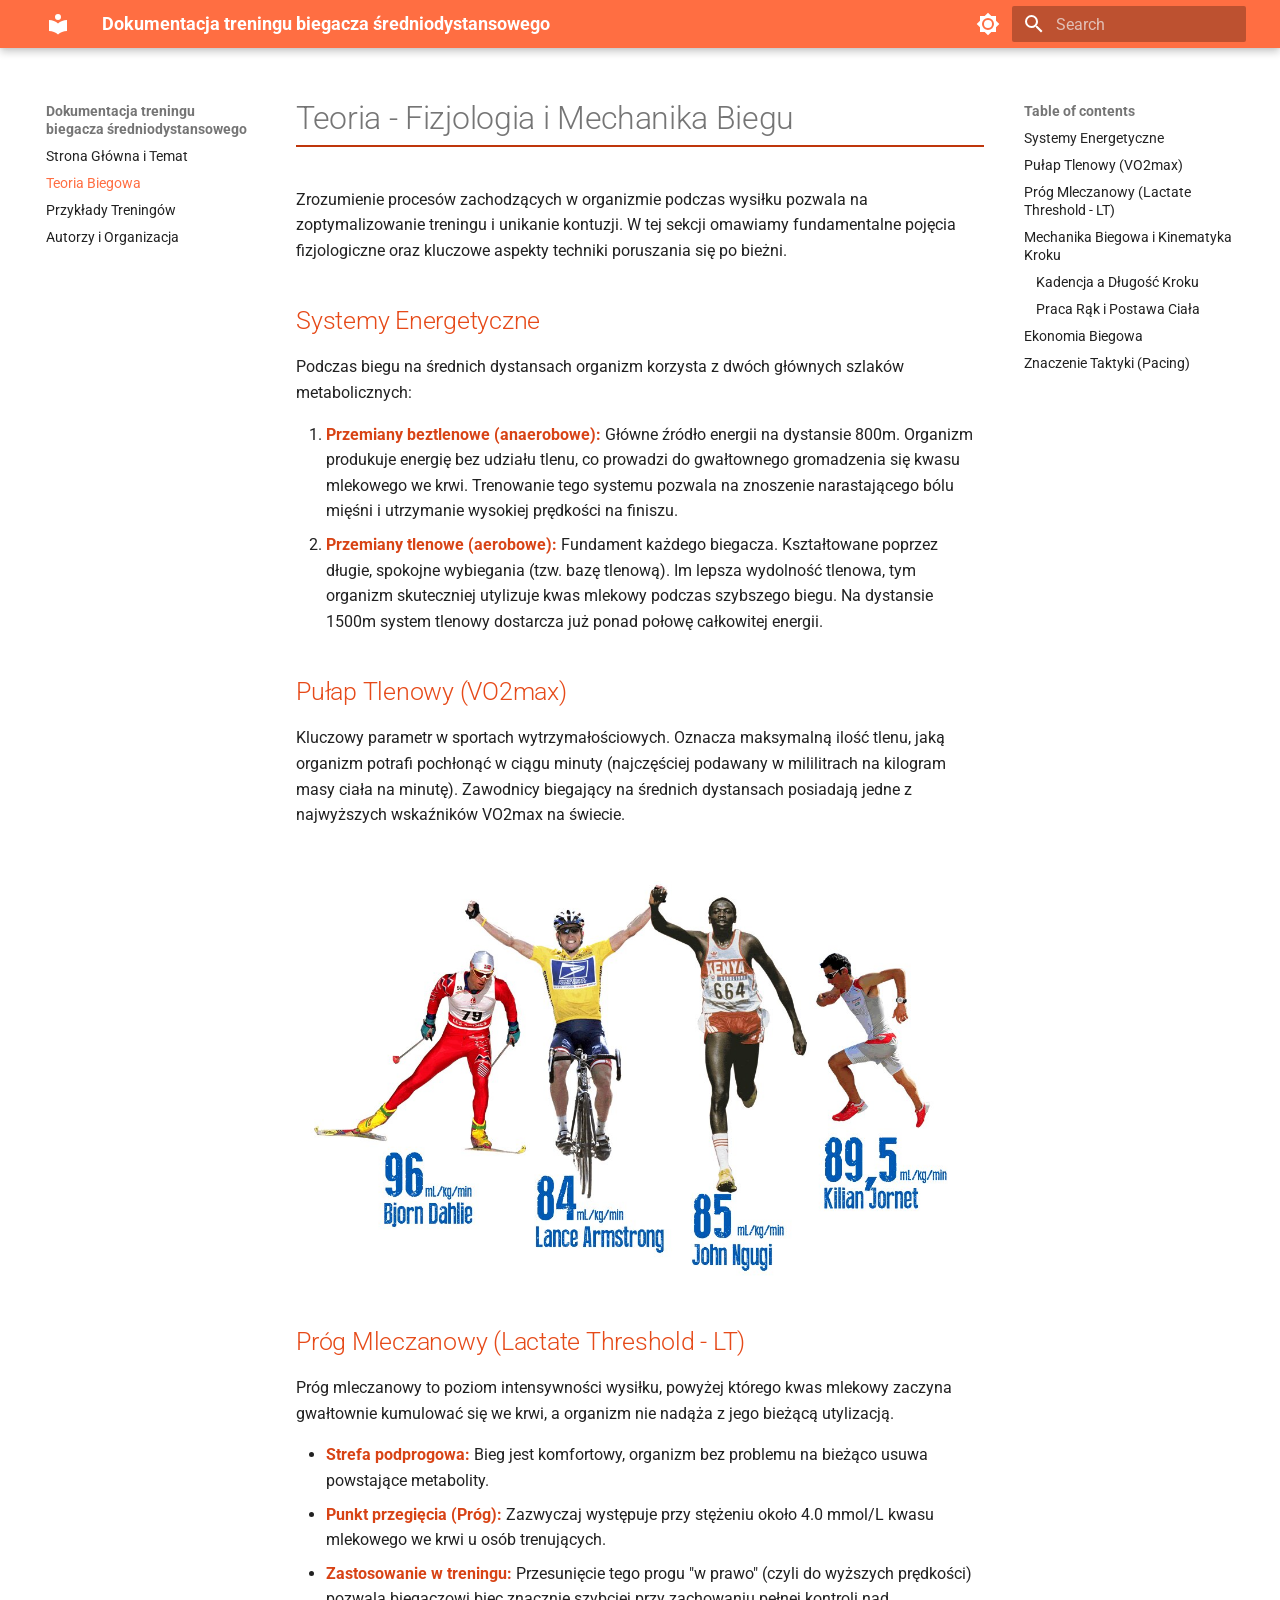
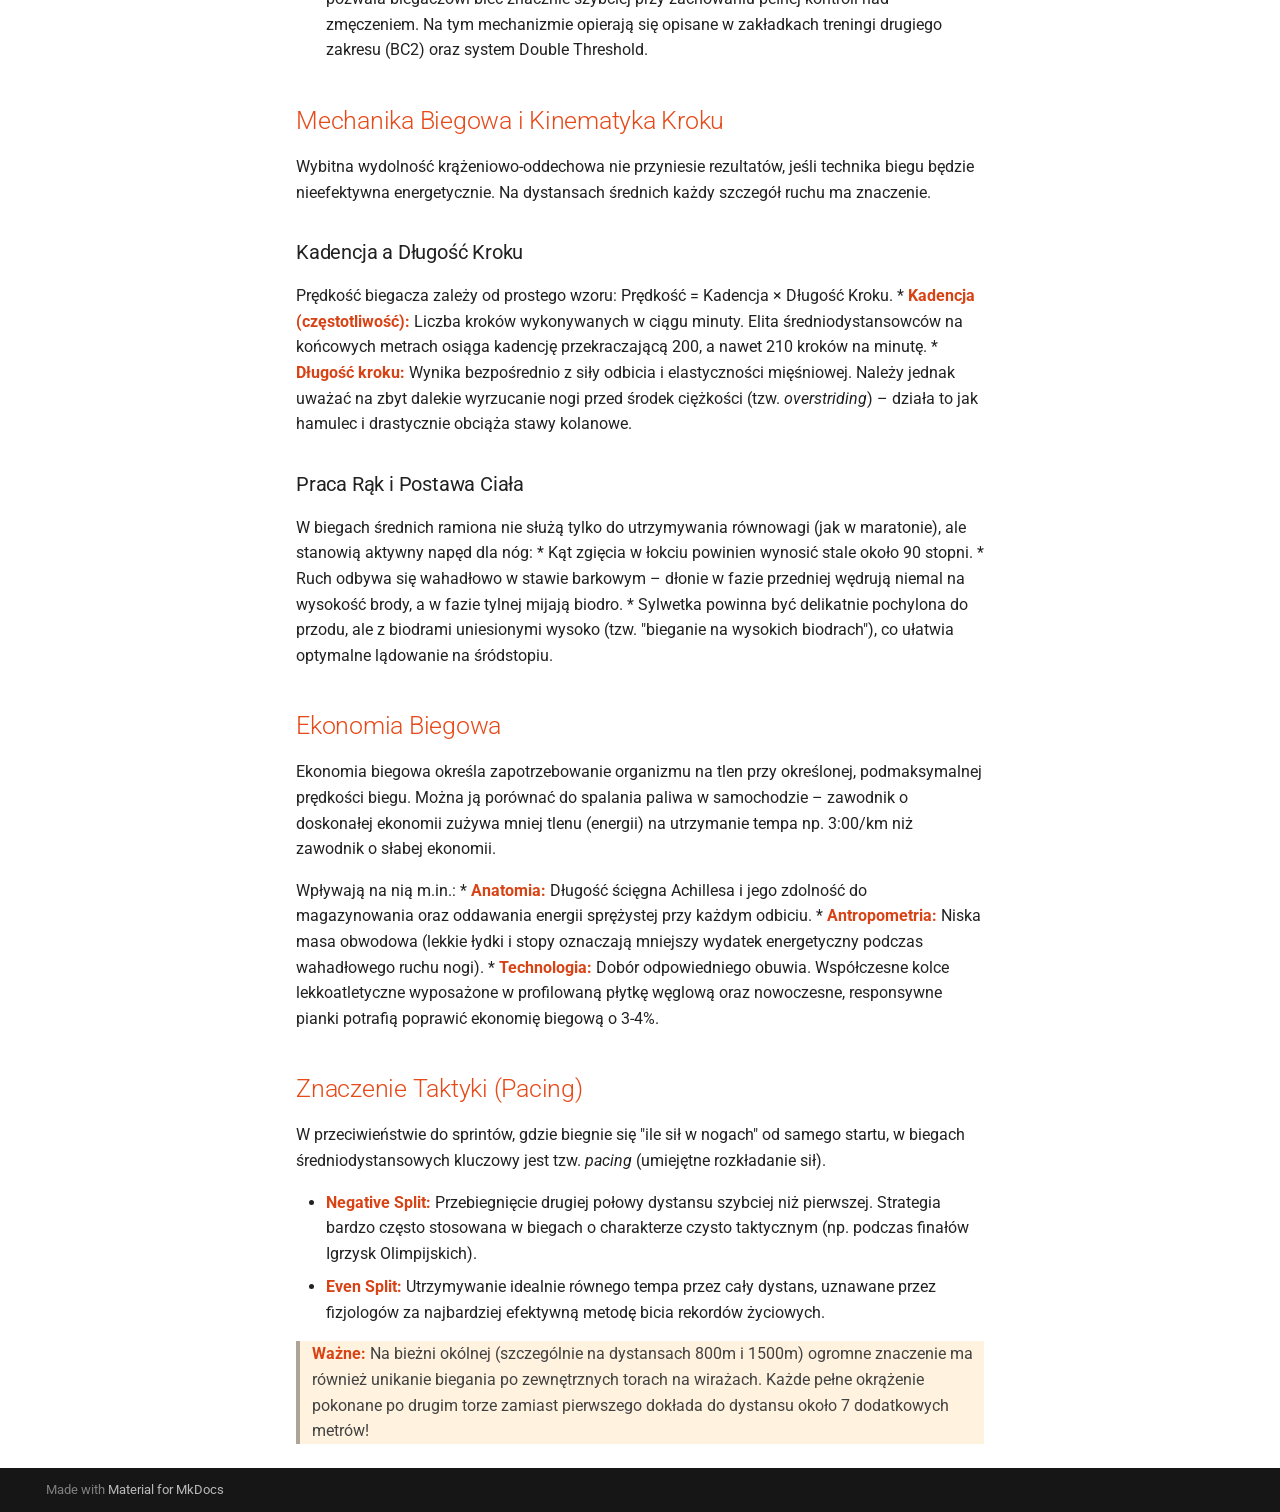
<file: tresc/index.html>
<!doctype html>
<html lang="en" class="no-js">
  <head>
    
      <meta charset="utf-8">
      <meta name="viewport" content="width=device-width,initial-scale=1">
      
      
      
      
        <link rel="prev" href="..">
      
      
        <link rel="next" href="../przyklady/">
      
      
        
      
      
      <link rel="icon" href="../assets/images/favicon.png">
      <meta name="generator" content="mkdocs-1.6.1, mkdocs-material-9.7.6">
    
    
      
        <title>Teoria Biegowa - Dokumentacja treningu biegacza średniodystansowego</title>
      
    
    
      <link rel="stylesheet" href="../assets/stylesheets/main.484c7ddc.min.css">
      
        
        <link rel="stylesheet" href="../assets/stylesheets/palette.ab4e12ef.min.css">
      
      


    
    
      
    
    
      
        
        
        <link rel="preconnect" href="https://fonts.gstatic.com" crossorigin>
        <link rel="stylesheet" href="https://fonts.googleapis.com/css?family=Roboto:300,300i,400,400i,700,700i%7CRoboto+Mono:400,400i,700,700i&display=fallback">
        <style>:root{--md-text-font:"Roboto";--md-code-font:"Roboto Mono"}</style>
      
    
    
      <link rel="stylesheet" href="../stylesheets/custom.css">
    
    <script>__md_scope=new URL("..",location),__md_hash=e=>[...e].reduce(((e,_)=>(e<<5)-e+_.charCodeAt(0)),0),__md_get=(e,_=localStorage,t=__md_scope)=>JSON.parse(_.getItem(t.pathname+"."+e)),__md_set=(e,_,t=localStorage,a=__md_scope)=>{try{t.setItem(a.pathname+"."+e,JSON.stringify(_))}catch(e){}}</script>
    
      

    
    
  </head>
  
  
    
    
      
    
    
    
    
    <body dir="ltr" data-md-color-scheme="default" data-md-color-primary="deep-orange" data-md-color-accent="amber">
  
    
    <input class="md-toggle" data-md-toggle="drawer" type="checkbox" id="__drawer" autocomplete="off">
    <input class="md-toggle" data-md-toggle="search" type="checkbox" id="__search" autocomplete="off">
    <label class="md-overlay" for="__drawer"></label>
    <div data-md-component="skip">
      
        
        <a href="#teoria-fizjologia-i-mechanika-biegu" class="md-skip">
          Skip to content
        </a>
      
    </div>
    <div data-md-component="announce">
      
    </div>
    
    
      

  

<header class="md-header md-header--shadow" data-md-component="header">
  <nav class="md-header__inner md-grid" aria-label="Header">
    <a href=".." title="Dokumentacja treningu biegacza średniodystansowego" class="md-header__button md-logo" aria-label="Dokumentacja treningu biegacza średniodystansowego" data-md-component="logo">
      
  
  <svg xmlns="http://www.w3.org/2000/svg" viewBox="0 0 24 24"><path d="M12 8a3 3 0 0 0 3-3 3 3 0 0 0-3-3 3 3 0 0 0-3 3 3 3 0 0 0 3 3m0 3.54C9.64 9.35 6.5 8 3 8v11c3.5 0 6.64 1.35 9 3.54 2.36-2.19 5.5-3.54 9-3.54V8c-3.5 0-6.64 1.35-9 3.54"/></svg>

    </a>
    <label class="md-header__button md-icon" for="__drawer">
      
      <svg xmlns="http://www.w3.org/2000/svg" viewBox="0 0 24 24"><path d="M3 6h18v2H3zm0 5h18v2H3zm0 5h18v2H3z"/></svg>
    </label>
    <div class="md-header__title" data-md-component="header-title">
      <div class="md-header__ellipsis">
        <div class="md-header__topic">
          <span class="md-ellipsis">
            Dokumentacja treningu biegacza średniodystansowego
          </span>
        </div>
        <div class="md-header__topic" data-md-component="header-topic">
          <span class="md-ellipsis">
            
              Teoria Biegowa
            
          </span>
        </div>
      </div>
    </div>
    
      
        <form class="md-header__option" data-md-component="palette">
  
    
    
    
    <input class="md-option" data-md-color-media="(prefers-color-scheme: light)" data-md-color-scheme="default" data-md-color-primary="deep-orange" data-md-color-accent="amber"  aria-label="Przełącz na tryb ciemny"  type="radio" name="__palette" id="__palette_0">
    
      <label class="md-header__button md-icon" title="Przełącz na tryb ciemny" for="__palette_1" hidden>
        <svg xmlns="http://www.w3.org/2000/svg" viewBox="0 0 24 24"><path d="M12 8a4 4 0 0 0-4 4 4 4 0 0 0 4 4 4 4 0 0 0 4-4 4 4 0 0 0-4-4m0 10a6 6 0 0 1-6-6 6 6 0 0 1 6-6 6 6 0 0 1 6 6 6 6 0 0 1-6 6m8-9.31V4h-4.69L12 .69 8.69 4H4v4.69L.69 12 4 15.31V20h4.69L12 23.31 15.31 20H20v-4.69L23.31 12z"/></svg>
      </label>
    
  
    
    
    
    <input class="md-option" data-md-color-media="(prefers-color-scheme: dark)" data-md-color-scheme="slate" data-md-color-primary="deep-orange" data-md-color-accent="amber"  aria-label="Przełącz na tryb jasny"  type="radio" name="__palette" id="__palette_1">
    
      <label class="md-header__button md-icon" title="Przełącz na tryb jasny" for="__palette_0" hidden>
        <svg xmlns="http://www.w3.org/2000/svg" viewBox="0 0 24 24"><path d="M12 18c-.89 0-1.74-.2-2.5-.55C11.56 16.5 13 14.42 13 12s-1.44-4.5-3.5-5.45C10.26 6.2 11.11 6 12 6a6 6 0 0 1 6 6 6 6 0 0 1-6 6m8-9.31V4h-4.69L12 .69 8.69 4H4v4.69L.69 12 4 15.31V20h4.69L12 23.31 15.31 20H20v-4.69L23.31 12z"/></svg>
      </label>
    
  
</form>
      
    
    
      <script>var palette=__md_get("__palette");if(palette&&palette.color){if("(prefers-color-scheme)"===palette.color.media){var media=matchMedia("(prefers-color-scheme: light)"),input=document.querySelector(media.matches?"[data-md-color-media='(prefers-color-scheme: light)']":"[data-md-color-media='(prefers-color-scheme: dark)']");palette.color.media=input.getAttribute("data-md-color-media"),palette.color.scheme=input.getAttribute("data-md-color-scheme"),palette.color.primary=input.getAttribute("data-md-color-primary"),palette.color.accent=input.getAttribute("data-md-color-accent")}for(var[key,value]of Object.entries(palette.color))document.body.setAttribute("data-md-color-"+key,value)}</script>
    
    
    
      
      
        <label class="md-header__button md-icon" for="__search">
          
          <svg xmlns="http://www.w3.org/2000/svg" viewBox="0 0 24 24"><path d="M9.5 3A6.5 6.5 0 0 1 16 9.5c0 1.61-.59 3.09-1.56 4.23l.27.27h.79l5 5-1.5 1.5-5-5v-.79l-.27-.27A6.52 6.52 0 0 1 9.5 16 6.5 6.5 0 0 1 3 9.5 6.5 6.5 0 0 1 9.5 3m0 2C7 5 5 7 5 9.5S7 14 9.5 14 14 12 14 9.5 12 5 9.5 5"/></svg>
        </label>
        <div class="md-search" data-md-component="search" role="dialog">
  <label class="md-search__overlay" for="__search"></label>
  <div class="md-search__inner" role="search">
    <form class="md-search__form" name="search">
      <input type="text" class="md-search__input" name="query" aria-label="Search" placeholder="Search" autocapitalize="off" autocorrect="off" autocomplete="off" spellcheck="false" data-md-component="search-query" required>
      <label class="md-search__icon md-icon" for="__search">
        
        <svg xmlns="http://www.w3.org/2000/svg" viewBox="0 0 24 24"><path d="M9.5 3A6.5 6.5 0 0 1 16 9.5c0 1.61-.59 3.09-1.56 4.23l.27.27h.79l5 5-1.5 1.5-5-5v-.79l-.27-.27A6.52 6.52 0 0 1 9.5 16 6.5 6.5 0 0 1 3 9.5 6.5 6.5 0 0 1 9.5 3m0 2C7 5 5 7 5 9.5S7 14 9.5 14 14 12 14 9.5 12 5 9.5 5"/></svg>
        
        <svg xmlns="http://www.w3.org/2000/svg" viewBox="0 0 24 24"><path d="M20 11v2H8l5.5 5.5-1.42 1.42L4.16 12l7.92-7.92L13.5 5.5 8 11z"/></svg>
      </label>
      <nav class="md-search__options" aria-label="Search">
        
        <button type="reset" class="md-search__icon md-icon" title="Clear" aria-label="Clear" tabindex="-1">
          
          <svg xmlns="http://www.w3.org/2000/svg" viewBox="0 0 24 24"><path d="M19 6.41 17.59 5 12 10.59 6.41 5 5 6.41 10.59 12 5 17.59 6.41 19 12 13.41 17.59 19 19 17.59 13.41 12z"/></svg>
        </button>
      </nav>
      
    </form>
    <div class="md-search__output">
      <div class="md-search__scrollwrap" tabindex="0" data-md-scrollfix>
        <div class="md-search-result" data-md-component="search-result">
          <div class="md-search-result__meta">
            Initializing search
          </div>
          <ol class="md-search-result__list" role="presentation"></ol>
        </div>
      </div>
    </div>
  </div>
</div>
      
    
    
  </nav>
  
</header>
    
    <div class="md-container" data-md-component="container">
      
      
        
          
        
      
      <main class="md-main" data-md-component="main">
        <div class="md-main__inner md-grid">
          
            
              
              <div class="md-sidebar md-sidebar--primary" data-md-component="sidebar" data-md-type="navigation" >
                <div class="md-sidebar__scrollwrap">
                  <div class="md-sidebar__inner">
                    



<nav class="md-nav md-nav--primary" aria-label="Navigation" data-md-level="0">
  <label class="md-nav__title" for="__drawer">
    <a href=".." title="Dokumentacja treningu biegacza średniodystansowego" class="md-nav__button md-logo" aria-label="Dokumentacja treningu biegacza średniodystansowego" data-md-component="logo">
      
  
  <svg xmlns="http://www.w3.org/2000/svg" viewBox="0 0 24 24"><path d="M12 8a3 3 0 0 0 3-3 3 3 0 0 0-3-3 3 3 0 0 0-3 3 3 3 0 0 0 3 3m0 3.54C9.64 9.35 6.5 8 3 8v11c3.5 0 6.64 1.35 9 3.54 2.36-2.19 5.5-3.54 9-3.54V8c-3.5 0-6.64 1.35-9 3.54"/></svg>

    </a>
    Dokumentacja treningu biegacza średniodystansowego
  </label>
  
  <ul class="md-nav__list" data-md-scrollfix>
    
      
      
  
  
  
  
    <li class="md-nav__item">
      <a href=".." class="md-nav__link">
        
  
  
  <span class="md-ellipsis">
    
  
    Strona Główna i Temat
  

    
  </span>
  
  

      </a>
    </li>
  

    
      
      
  
  
    
  
  
  
    <li class="md-nav__item md-nav__item--active">
      
      <input class="md-nav__toggle md-toggle" type="checkbox" id="__toc">
      
      
        
      
      
        <label class="md-nav__link md-nav__link--active" for="__toc">
          
  
  
  <span class="md-ellipsis">
    
  
    Teoria Biegowa
  

    
  </span>
  
  

          <span class="md-nav__icon md-icon"></span>
        </label>
      
      <a href="./" class="md-nav__link md-nav__link--active">
        
  
  
  <span class="md-ellipsis">
    
  
    Teoria Biegowa
  

    
  </span>
  
  

      </a>
      
        

<nav class="md-nav md-nav--secondary" aria-label="Table of contents">
  
  
  
    
  
  
    <label class="md-nav__title" for="__toc">
      <span class="md-nav__icon md-icon"></span>
      Table of contents
    </label>
    <ul class="md-nav__list" data-md-component="toc" data-md-scrollfix>
      
        <li class="md-nav__item">
  <a href="#systemy-energetyczne" class="md-nav__link">
    <span class="md-ellipsis">
      
        Systemy Energetyczne
      
    </span>
  </a>
  
</li>
      
        <li class="md-nav__item">
  <a href="#puap-tlenowy-vo2max" class="md-nav__link">
    <span class="md-ellipsis">
      
        Pułap Tlenowy (VO2max)
      
    </span>
  </a>
  
</li>
      
        <li class="md-nav__item">
  <a href="#prog-mleczanowy-lactate-threshold-lt" class="md-nav__link">
    <span class="md-ellipsis">
      
        Próg Mleczanowy (Lactate Threshold - LT)
      
    </span>
  </a>
  
</li>
      
        <li class="md-nav__item">
  <a href="#mechanika-biegowa-i-kinematyka-kroku" class="md-nav__link">
    <span class="md-ellipsis">
      
        Mechanika Biegowa i Kinematyka Kroku
      
    </span>
  </a>
  
    <nav class="md-nav" aria-label="Mechanika Biegowa i Kinematyka Kroku">
      <ul class="md-nav__list">
        
          <li class="md-nav__item">
  <a href="#kadencja-a-dugosc-kroku" class="md-nav__link">
    <span class="md-ellipsis">
      
        Kadencja a Długość Kroku
      
    </span>
  </a>
  
</li>
        
          <li class="md-nav__item">
  <a href="#praca-rak-i-postawa-ciaa" class="md-nav__link">
    <span class="md-ellipsis">
      
        Praca Rąk i Postawa Ciała
      
    </span>
  </a>
  
</li>
        
      </ul>
    </nav>
  
</li>
      
        <li class="md-nav__item">
  <a href="#ekonomia-biegowa" class="md-nav__link">
    <span class="md-ellipsis">
      
        Ekonomia Biegowa
      
    </span>
  </a>
  
</li>
      
        <li class="md-nav__item">
  <a href="#znaczenie-taktyki-pacing" class="md-nav__link">
    <span class="md-ellipsis">
      
        Znaczenie Taktyki (Pacing)
      
    </span>
  </a>
  
</li>
      
    </ul>
  
</nav>
      
    </li>
  

    
      
      
  
  
  
  
    <li class="md-nav__item">
      <a href="../przyklady/" class="md-nav__link">
        
  
  
  <span class="md-ellipsis">
    
  
    Przykłady Treningów
  

    
  </span>
  
  

      </a>
    </li>
  

    
      
      
  
  
  
  
    <li class="md-nav__item">
      <a href="../autorzy/" class="md-nav__link">
        
  
  
  <span class="md-ellipsis">
    
  
    Autorzy i Organizacja
  

    
  </span>
  
  

      </a>
    </li>
  

    
  </ul>
</nav>
                  </div>
                </div>
              </div>
            
            
              
              <div class="md-sidebar md-sidebar--secondary" data-md-component="sidebar" data-md-type="toc" >
                <div class="md-sidebar__scrollwrap">
                  <div class="md-sidebar__inner">
                    

<nav class="md-nav md-nav--secondary" aria-label="Table of contents">
  
  
  
    
  
  
    <label class="md-nav__title" for="__toc">
      <span class="md-nav__icon md-icon"></span>
      Table of contents
    </label>
    <ul class="md-nav__list" data-md-component="toc" data-md-scrollfix>
      
        <li class="md-nav__item">
  <a href="#systemy-energetyczne" class="md-nav__link">
    <span class="md-ellipsis">
      
        Systemy Energetyczne
      
    </span>
  </a>
  
</li>
      
        <li class="md-nav__item">
  <a href="#puap-tlenowy-vo2max" class="md-nav__link">
    <span class="md-ellipsis">
      
        Pułap Tlenowy (VO2max)
      
    </span>
  </a>
  
</li>
      
        <li class="md-nav__item">
  <a href="#prog-mleczanowy-lactate-threshold-lt" class="md-nav__link">
    <span class="md-ellipsis">
      
        Próg Mleczanowy (Lactate Threshold - LT)
      
    </span>
  </a>
  
</li>
      
        <li class="md-nav__item">
  <a href="#mechanika-biegowa-i-kinematyka-kroku" class="md-nav__link">
    <span class="md-ellipsis">
      
        Mechanika Biegowa i Kinematyka Kroku
      
    </span>
  </a>
  
    <nav class="md-nav" aria-label="Mechanika Biegowa i Kinematyka Kroku">
      <ul class="md-nav__list">
        
          <li class="md-nav__item">
  <a href="#kadencja-a-dugosc-kroku" class="md-nav__link">
    <span class="md-ellipsis">
      
        Kadencja a Długość Kroku
      
    </span>
  </a>
  
</li>
        
          <li class="md-nav__item">
  <a href="#praca-rak-i-postawa-ciaa" class="md-nav__link">
    <span class="md-ellipsis">
      
        Praca Rąk i Postawa Ciała
      
    </span>
  </a>
  
</li>
        
      </ul>
    </nav>
  
</li>
      
        <li class="md-nav__item">
  <a href="#ekonomia-biegowa" class="md-nav__link">
    <span class="md-ellipsis">
      
        Ekonomia Biegowa
      
    </span>
  </a>
  
</li>
      
        <li class="md-nav__item">
  <a href="#znaczenie-taktyki-pacing" class="md-nav__link">
    <span class="md-ellipsis">
      
        Znaczenie Taktyki (Pacing)
      
    </span>
  </a>
  
</li>
      
    </ul>
  
</nav>
                  </div>
                </div>
              </div>
            
          
          
            <div class="md-content" data-md-component="content">
              
              <article class="md-content__inner md-typeset">
                
                  



<h1 id="teoria-fizjologia-i-mechanika-biegu">Teoria - Fizjologia i Mechanika Biegu</h1>
<p>Zrozumienie procesów zachodzących w organizmie podczas wysiłku pozwala na zoptymalizowanie treningu i unikanie kontuzji. W tej sekcji omawiamy fundamentalne pojęcia fizjologiczne oraz kluczowe aspekty techniki poruszania się po bieżni.</p>
<h2 id="systemy-energetyczne">Systemy Energetyczne</h2>
<p>Podczas biegu na średnich dystansach organizm korzysta z dwóch głównych szlaków metabolicznych:</p>
<ol>
<li><strong>Przemiany beztlenowe (anaerobowe):</strong>
   Główne źródło energii na dystansie 800m. Organizm produkuje energię bez udziału tlenu, co prowadzi do gwałtownego gromadzenia się kwasu mlekowego we krwi. Trenowanie tego systemu pozwala na znoszenie narastającego bólu mięśni i utrzymanie wysokiej prędkości na finiszu.</li>
<li><strong>Przemiany tlenowe (aerobowe):</strong>
   Fundament każdego biegacza. Kształtowane poprzez długie, spokojne wybiegania (tzw. bazę tlenową). Im lepsza wydolność tlenowa, tym organizm skuteczniej utylizuje kwas mlekowy podczas szybszego biegu. Na dystansie 1500m system tlenowy dostarcza już ponad połowę całkowitej energii.</li>
</ol>
<h2 id="puap-tlenowy-vo2max">Pułap Tlenowy (VO2max)</h2>
<p>Kluczowy parametr w sportach wytrzymałościowych. Oznacza maksymalną ilość tlenu, jaką organizm potrafi pochłonąć w ciągu minuty (najczęściej podawany w mililitrach na kilogram masy ciała na minutę). Zawodnicy biegający na średnich dystansach posiadają jedne z najwyższych wskaźników VO2max na świecie.</p>
<div align="center">
<img src="../images/vo2max.jpg" alt="Wykres VO2max">
</div>

<h2 id="prog-mleczanowy-lactate-threshold-lt">Próg Mleczanowy (Lactate Threshold - LT)</h2>
<p>Próg mleczanowy to poziom intensywności wysiłku, powyżej którego kwas mlekowy zaczyna gwałtownie kumulować się we krwi, a organizm nie nadąża z jego bieżącą utylizacją. </p>
<ul>
<li><strong>Strefa podprogowa:</strong> Bieg jest komfortowy, organizm bez problemu na bieżąco usuwa powstające metabolity.</li>
<li><strong>Punkt przegięcia (Próg):</strong> Zazwyczaj występuje przy stężeniu około 4.0 mmol/L kwasu mlekowego we krwi u osób trenujących. </li>
<li><strong>Zastosowanie w treningu:</strong> Przesunięcie tego progu "w prawo" (czyli do wyższych prędkości) pozwala biegaczowi biec znacznie szybciej przy zachowaniu pełnej kontroli nad zmęczeniem. Na tym mechanizmie opierają się opisane w zakładkach treningi drugiego zakresu (BC2) oraz system Double Threshold.</li>
</ul>
<h2 id="mechanika-biegowa-i-kinematyka-kroku">Mechanika Biegowa i Kinematyka Kroku</h2>
<p>Wybitna wydolność krążeniowo-oddechowa nie przyniesie rezultatów, jeśli technika biegu będzie nieefektywna energetycznie. Na dystansach średnich każdy szczegół ruchu ma znaczenie.</p>
<h3 id="kadencja-a-dugosc-kroku">Kadencja a Długość Kroku</h3>
<p>Prędkość biegacza zależy od prostego wzoru: Prędkość = Kadencja × Długość Kroku.
* <strong>Kadencja (częstotliwość):</strong> Liczba kroków wykonywanych w ciągu minuty. Elita średniodystansowców na końcowych metrach osiąga kadencję przekraczającą 200, a nawet 210 kroków na minutę.
* <strong>Długość kroku:</strong> Wynika bezpośrednio z siły odbicia i elastyczności mięśniowej. Należy jednak uważać na zbyt dalekie wyrzucanie nogi przed środek ciężkości (tzw. <em>overstriding</em>) – działa to jak hamulec i drastycznie obciąża stawy kolanowe.</p>
<h3 id="praca-rak-i-postawa-ciaa">Praca Rąk i Postawa Ciała</h3>
<p>W biegach średnich ramiona nie służą tylko do utrzymywania równowagi (jak w maratonie), ale stanowią aktywny napęd dla nóg:
* Kąt zgięcia w łokciu powinien wynosić stale około 90 stopni.
* Ruch odbywa się wahadłowo w stawie barkowym – dłonie w fazie przedniej wędrują niemal na wysokość brody, a w fazie tylnej mijają biodro.
* Sylwetka powinna być delikatnie pochylona do przodu, ale z biodrami uniesionymi wysoko (tzw. "bieganie na wysokich biodrach"), co ułatwia optymalne lądowanie na śródstopiu.</p>
<h2 id="ekonomia-biegowa">Ekonomia Biegowa</h2>
<p>Ekonomia biegowa określa zapotrzebowanie organizmu na tlen przy określonej, podmaksymalnej prędkości biegu. Można ją porównać do spalania paliwa w samochodzie – zawodnik o doskonałej ekonomii zużywa mniej tlenu (energii) na utrzymanie tempa np. 3:00/km niż zawodnik o słabej ekonomii.</p>
<p>Wpływają na nią m.in.:
* <strong>Anatomia:</strong> Długość ścięgna Achillesa i jego zdolność do magazynowania oraz oddawania energii sprężystej przy każdym odbiciu.
* <strong>Antropometria:</strong> Niska masa obwodowa (lekkie łydki i stopy oznaczają mniejszy wydatek energetyczny podczas wahadłowego ruchu nogi).
* <strong>Technologia:</strong> Dobór odpowiedniego obuwia. Współczesne kolce lekkoatletyczne wyposażone w profilowaną płytkę węglową oraz nowoczesne, responsywne pianki potrafią poprawić ekonomię biegową o 3-4%.</p>
<h2 id="znaczenie-taktyki-pacing">Znaczenie Taktyki (Pacing)</h2>
<p>W przeciwieństwie do sprintów, gdzie biegnie się "ile sił w nogach" od samego startu, w biegach średniodystansowych kluczowy jest tzw. <em>pacing</em> (umiejętne rozkładanie sił).</p>
<ul>
<li><strong>Negative Split:</strong> Przebiegnięcie drugiej połowy dystansu szybciej niż pierwszej. Strategia bardzo często stosowana w biegach o charakterze czysto taktycznym (np. podczas finałów Igrzysk Olimpijskich).</li>
<li><strong>Even Split:</strong> Utrzymywanie idealnie równego tempa przez cały dystans, uznawane przez fizjologów za najbardziej efektywną metodę bicia rekordów życiowych.</li>
</ul>
<blockquote>
<p><strong>Ważne:</strong> Na bieżni okólnej (szczególnie na dystansach 800m i 1500m) ogromne znaczenie ma również unikanie biegania po zewnętrznych torach na wirażach. Każde pełne okrążenie pokonane po drugim torze zamiast pierwszego dokłada do dystansu około 7 dodatkowych metrów!</p>
</blockquote>












                
              </article>
            </div>
          
          
<script>var target=document.getElementById(location.hash.slice(1));target&&target.name&&(target.checked=target.name.startsWith("__tabbed_"))</script>
        </div>
        
      </main>
      
        <footer class="md-footer">
  
  <div class="md-footer-meta md-typeset">
    <div class="md-footer-meta__inner md-grid">
      <div class="md-copyright">
  
  
    Made with
    <a href="https://squidfunk.github.io/mkdocs-material/" target="_blank" rel="noopener">
      Material for MkDocs
    </a>
  
</div>
      
    </div>
  </div>
</footer>
      
    </div>
    <div class="md-dialog" data-md-component="dialog">
      <div class="md-dialog__inner md-typeset"></div>
    </div>
    
    
    
      
      
      <script id="__config" type="application/json">{"annotate": null, "base": "..", "features": [], "search": "../assets/javascripts/workers/search.2c215733.min.js", "tags": null, "translations": {"clipboard.copied": "Copied to clipboard", "clipboard.copy": "Copy to clipboard", "search.result.more.one": "1 more on this page", "search.result.more.other": "# more on this page", "search.result.none": "No matching documents", "search.result.one": "1 matching document", "search.result.other": "# matching documents", "search.result.placeholder": "Type to start searching", "search.result.term.missing": "Missing", "select.version": "Select version"}, "version": null}</script>
    
    
      <script src="../assets/javascripts/bundle.79ae519e.min.js"></script>
      
    
  </body>
</html>
</file>
<file: stylesheets/custom.css>
h1 {
    color: #bf360c;
    border-bottom: 2px solid #bf360c;
    padding-bottom: 5px;
    font-weight: 800;
}

h2 {
    color: #e64a19;
}

.md-typeset strong {
    color: #d84315;
}

.md-typeset blockquote {
    border-left-color: #ff9800;
    background-color: #fff3e0;
    color: #424242;
}
</file>
<file: assets/stylesheets/main.484c7ddc.min.css>
@charset "UTF-8";html{-webkit-text-size-adjust:none;-moz-text-size-adjust:none;text-size-adjust:none;box-sizing:border-box}*,:after,:before{box-sizing:inherit}@media (prefers-reduced-motion){*,:after,:before{transition:none!important}}body{margin:0}a,button,input,label{-webkit-tap-highlight-color:transparent}a{color:inherit;text-decoration:none}hr{border:0;box-sizing:initial;display:block;height:.05rem;overflow:visible;padding:0}small{font-size:80%}sub,sup{line-height:1em}img{border-style:none}table{border-collapse:initial;border-spacing:0}td,th{font-weight:400;vertical-align:top}button{background:#0000;border:0;font-family:inherit;font-size:inherit;margin:0;padding:0}input{border:0;outline:none}:root{--md-primary-fg-color:#4051b5;--md-primary-fg-color--light:#5d6cc0;--md-primary-fg-color--dark:#303fa1;--md-primary-bg-color:#fff;--md-primary-bg-color--light:#ffffffb3;--md-accent-fg-color:#526cfe;--md-accent-fg-color--transparent:#526cfe1a;--md-accent-bg-color:#fff;--md-accent-bg-color--light:#ffffffb3}[data-md-color-scheme=default]{color-scheme:light}[data-md-color-scheme=default] img[src$="#gh-dark-mode-only"],[data-md-color-scheme=default] img[src$="#only-dark"]{display:none}:root,[data-md-color-scheme=default]{--md-hue:225deg;--md-default-fg-color:#000000de;--md-default-fg-color--light:#0000008a;--md-default-fg-color--lighter:#00000052;--md-default-fg-color--lightest:#00000012;--md-default-bg-color:#fff;--md-default-bg-color--light:#ffffffb3;--md-default-bg-color--lighter:#ffffff4d;--md-default-bg-color--lightest:#ffffff1f;--md-code-fg-color:#36464e;--md-code-bg-color:#f5f5f5;--md-code-bg-color--light:#f5f5f5b3;--md-code-bg-color--lighter:#f5f5f54d;--md-code-hl-color:#4287ff;--md-code-hl-color--light:#4287ff1a;--md-code-hl-number-color:#d52a2a;--md-code-hl-special-color:#db1457;--md-code-hl-function-color:#a846b9;--md-code-hl-constant-color:#6e59d9;--md-code-hl-keyword-color:#3f6ec6;--md-code-hl-string-color:#1c7d4d;--md-code-hl-name-color:var(--md-code-fg-color);--md-code-hl-operator-color:var(--md-default-fg-color--light);--md-code-hl-punctuation-color:var(--md-default-fg-color--light);--md-code-hl-comment-color:var(--md-default-fg-color--light);--md-code-hl-generic-color:var(--md-default-fg-color--light);--md-code-hl-variable-color:var(--md-default-fg-color--light);--md-typeset-color:var(--md-default-fg-color);--md-typeset-a-color:var(--md-primary-fg-color);--md-typeset-del-color:#f5503d26;--md-typeset-ins-color:#0bd57026;--md-typeset-kbd-color:#fafafa;--md-typeset-kbd-accent-color:#fff;--md-typeset-kbd-border-color:#b8b8b8;--md-typeset-mark-color:#ffff0080;--md-typeset-table-color:#0000001f;--md-typeset-table-color--light:rgba(0,0,0,.035);--md-admonition-fg-color:var(--md-default-fg-color);--md-admonition-bg-color:var(--md-default-bg-color);--md-warning-fg-color:#000000de;--md-warning-bg-color:#ff9;--md-footer-fg-color:#fff;--md-footer-fg-color--light:#ffffffb3;--md-footer-fg-color--lighter:#ffffff73;--md-footer-bg-color:#000000de;--md-footer-bg-color--dark:#00000052;--md-shadow-z1:0 0.2rem 0.5rem #0000000d,0 0 0.05rem #0000001a;--md-shadow-z2:0 0.2rem 0.5rem #0000001a,0 0 0.05rem #00000040;--md-shadow-z3:0 0.2rem 0.5rem #0003,0 0 0.05rem #00000059}.md-icon svg{fill:currentcolor;display:block;height:1.2rem;width:1.2rem}body{-webkit-font-smoothing:antialiased;-moz-osx-font-smoothing:grayscale;--md-text-font-family:var(--md-text-font,_),-apple-system,BlinkMacSystemFont,Helvetica,Arial,sans-serif;--md-code-font-family:var(--md-code-font,_),SFMono-Regular,Consolas,Menlo,monospace}aside,body,input{font-feature-settings:"kern","liga";color:var(--md-typeset-color);font-family:var(--md-text-font-family)}code,kbd,pre{font-feature-settings:"kern";font-family:var(--md-code-font-family)}:root{--md-typeset-table-sort-icon:url('data:image/svg+xml;charset=utf-8,<svg xmlns="http://www.w3.org/2000/svg" viewBox="0 0 24 24"><path d="m18 21-4-4h3V7h-3l4-4 4 4h-3v10h3M2 19v-2h10v2M2 13v-2h7v2M2 7V5h4v2z"/></svg>');--md-typeset-table-sort-icon--asc:url('data:image/svg+xml;charset=utf-8,<svg xmlns="http://www.w3.org/2000/svg" viewBox="0 0 24 24"><path d="M19 17h3l-4 4-4-4h3V3h2M2 17h10v2H2M6 5v2H2V5m0 6h7v2H2z"/></svg>');--md-typeset-table-sort-icon--desc:url('data:image/svg+xml;charset=utf-8,<svg xmlns="http://www.w3.org/2000/svg" viewBox="0 0 24 24"><path d="M19 7h3l-4-4-4 4h3v14h2M2 17h10v2H2M6 5v2H2V5m0 6h7v2H2z"/></svg>')}.md-typeset{-webkit-print-color-adjust:exact;color-adjust:exact;font-size:.8rem;line-height:1.6;overflow-wrap:break-word}@media print{.md-typeset{font-size:.68rem}}.md-typeset blockquote,.md-typeset dl,.md-typeset figure,.md-typeset ol,.md-typeset pre,.md-typeset ul{margin-bottom:1em;margin-top:1em}.md-typeset h1{color:var(--md-default-fg-color--light);font-size:2em;line-height:1.3;margin:0 0 1.25em}.md-typeset h1,.md-typeset h2{font-weight:300;letter-spacing:-.01em}.md-typeset h2{font-size:1.5625em;line-height:1.4;margin:1.6em 0 .64em}.md-typeset h3{font-size:1.25em;font-weight:400;letter-spacing:-.01em;line-height:1.5;margin:1.6em 0 .8em}.md-typeset h2+h3{margin-top:.8em}.md-typeset h4{font-weight:700;letter-spacing:-.01em;margin:1em 0}.md-typeset h5,.md-typeset h6{color:var(--md-default-fg-color--light);font-size:.8em;font-weight:700;letter-spacing:-.01em;margin:1.25em 0}.md-typeset h5{text-transform:uppercase}.md-typeset h5 code{text-transform:none}.md-typeset hr{border-bottom:.05rem solid var(--md-default-fg-color--lightest);display:flow-root;margin:1.5em 0}.md-typeset a{color:var(--md-typeset-a-color);word-break:break-word}.md-typeset a,.md-typeset a:before{transition:color 125ms}.md-typeset a:focus,.md-typeset a:hover{color:var(--md-accent-fg-color)}.md-typeset a:focus code,.md-typeset a:hover code{background-color:var(--md-accent-fg-color--transparent);color:var(--md-accent-fg-color)}.md-typeset a code{color:var(--md-typeset-a-color)}.md-typeset a.focus-visible{outline-color:var(--md-accent-fg-color);outline-offset:.2rem}.md-typeset code,.md-typeset kbd,.md-typeset pre{color:var(--md-code-fg-color);direction:ltr;font-variant-ligatures:none;transition:background-color 125ms}@media print{.md-typeset code,.md-typeset kbd,.md-typeset pre{white-space:pre-wrap}}.md-typeset code{background-color:var(--md-code-bg-color);border-radius:.1rem;-webkit-box-decoration-break:clone;box-decoration-break:clone;font-size:.85em;padding:0 .2941176471em;transition:color 125ms,background-color 125ms;word-break:break-word}.md-typeset code:not(.focus-visible){-webkit-tap-highlight-color:transparent;outline:none}.md-typeset pre{display:flow-root;line-height:1.4;position:relative}.md-typeset pre>code{-webkit-box-decoration-break:slice;box-decoration-break:slice;box-shadow:none;display:block;margin:0;outline-color:var(--md-accent-fg-color);overflow:auto;padding:.7720588235em 1.1764705882em;scrollbar-color:var(--md-default-fg-color--lighter) #0000;scrollbar-width:thin;touch-action:auto;word-break:normal}.md-typeset pre>code:hover{scrollbar-color:var(--md-accent-fg-color) #0000}.md-typeset pre>code::-webkit-scrollbar{height:.2rem;width:.2rem}.md-typeset pre>code::-webkit-scrollbar-thumb{background-color:var(--md-default-fg-color--lighter)}.md-typeset pre>code::-webkit-scrollbar-thumb:hover{background-color:var(--md-accent-fg-color)}.md-typeset kbd{background-color:var(--md-typeset-kbd-color);border-radius:.1rem;box-shadow:0 .1rem 0 .05rem var(--md-typeset-kbd-border-color),0 .1rem 0 var(--md-typeset-kbd-border-color),0 -.1rem .2rem var(--md-typeset-kbd-accent-color) inset;color:var(--md-default-fg-color);display:inline-block;font-size:.75em;padding:0 .6666666667em;vertical-align:text-top;word-break:break-word}.md-typeset mark{background-color:var(--md-typeset-mark-color);-webkit-box-decoration-break:clone;box-decoration-break:clone;color:inherit;word-break:break-word}.md-typeset abbr{cursor:help;text-decoration:none}.md-typeset [data-preview],.md-typeset abbr{border-bottom:.05rem dotted var(--md-default-fg-color--light)}.md-typeset small{opacity:.75}[dir=ltr] .md-typeset sub,[dir=ltr] .md-typeset sup{margin-left:.078125em}[dir=rtl] .md-typeset sub,[dir=rtl] .md-typeset sup{margin-right:.078125em}[dir=ltr] .md-typeset blockquote{padding-left:.6rem}[dir=rtl] .md-typeset blockquote{padding-right:.6rem}[dir=ltr] .md-typeset blockquote{border-left:.2rem solid var(--md-default-fg-color--lighter)}[dir=rtl] .md-typeset blockquote{border-right:.2rem solid var(--md-default-fg-color--lighter)}.md-typeset blockquote{color:var(--md-default-fg-color--light);margin-left:0;margin-right:0}.md-typeset ul{list-style-type:disc}.md-typeset ul[type]{list-style-type:revert-layer}[dir=ltr] .md-typeset ol,[dir=ltr] .md-typeset ul{margin-left:.625em}[dir=rtl] .md-typeset ol,[dir=rtl] .md-typeset ul{margin-right:.625em}.md-typeset ol,.md-typeset ul{padding:0}.md-typeset ol:not([hidden]),.md-typeset ul:not([hidden]){display:flow-root}.md-typeset ol ol,.md-typeset ul ol{list-style-type:lower-alpha}.md-typeset ol ol ol,.md-typeset ul ol ol{list-style-type:lower-roman}.md-typeset ol ol ol ol,.md-typeset ul ol ol ol{list-style-type:upper-alpha}.md-typeset ol ol ol ol ol,.md-typeset ul ol ol ol ol{list-style-type:upper-roman}.md-typeset ol[type],.md-typeset ul[type]{list-style-type:revert-layer}[dir=ltr] .md-typeset ol li,[dir=ltr] .md-typeset ul li{margin-left:1.25em}[dir=rtl] .md-typeset ol li,[dir=rtl] .md-typeset ul li{margin-right:1.25em}.md-typeset ol li,.md-typeset ul li{margin-bottom:.5em}.md-typeset ol li blockquote,.md-typeset ol li p,.md-typeset ul li blockquote,.md-typeset ul li p{margin:.5em 0}.md-typeset ol li:last-child,.md-typeset ul li:last-child{margin-bottom:0}[dir=ltr] .md-typeset ol li ol,[dir=ltr] .md-typeset ol li ul,[dir=ltr] .md-typeset ul li ol,[dir=ltr] .md-typeset ul li ul{margin-left:.625em}[dir=rtl] .md-typeset ol li ol,[dir=rtl] .md-typeset ol li ul,[dir=rtl] .md-typeset ul li ol,[dir=rtl] .md-typeset ul li ul{margin-right:.625em}.md-typeset ol li ol,.md-typeset ol li ul,.md-typeset ul li ol,.md-typeset ul li ul{margin-bottom:.5em;margin-top:.5em}[dir=ltr] .md-typeset dd{margin-left:1.875em}[dir=rtl] .md-typeset dd{margin-right:1.875em}.md-typeset dd{margin-bottom:1.5em;margin-top:1em}.md-typeset img,.md-typeset svg,.md-typeset video{height:auto;max-width:100%}.md-typeset img[align=left]{margin:1em 1em 1em 0}.md-typeset img[align=right]{margin:1em 0 1em 1em}.md-typeset img[align]:only-child{margin-top:0}.md-typeset figure{display:flow-root;margin:1em auto;max-width:100%;text-align:center;width:fit-content}.md-typeset figure img{display:block;margin:0 auto}.md-typeset figcaption{font-style:italic;margin:1em auto;max-width:24rem}.md-typeset iframe{max-width:100%}.md-typeset table:not([class]){background-color:var(--md-default-bg-color);border:.05rem solid var(--md-typeset-table-color);border-radius:.1rem;display:inline-block;font-size:.64rem;max-width:100%;overflow:auto;touch-action:auto}@media print{.md-typeset table:not([class]){display:table}}.md-typeset table:not([class])+*{margin-top:1.5em}.md-typeset table:not([class]) td>:first-child,.md-typeset table:not([class]) th>:first-child{margin-top:0}.md-typeset table:not([class]) td>:last-child,.md-typeset table:not([class]) th>:last-child{margin-bottom:0}.md-typeset table:not([class]) td:not([align]),.md-typeset table:not([class]) th:not([align]){text-align:left}[dir=rtl] .md-typeset table:not([class]) td:not([align]),[dir=rtl] .md-typeset table:not([class]) th:not([align]){text-align:right}.md-typeset table:not([class]) th{font-weight:700;min-width:5rem;padding:.9375em 1.25em;vertical-align:top}.md-typeset table:not([class]) td{border-top:.05rem solid var(--md-typeset-table-color);padding:.9375em 1.25em;vertical-align:top}.md-typeset table:not([class]) tbody tr{transition:background-color 125ms}.md-typeset table:not([class]) tbody tr:hover{background-color:var(--md-typeset-table-color--light);box-shadow:0 .05rem 0 var(--md-default-bg-color) inset}.md-typeset table:not([class]) a{word-break:normal}.md-typeset table th[role=columnheader]{cursor:pointer}[dir=ltr] .md-typeset table th[role=columnheader]:after{margin-left:.5em}[dir=rtl] .md-typeset table th[role=columnheader]:after{margin-right:.5em}.md-typeset table th[role=columnheader]:after{content:"";display:inline-block;height:1.2em;-webkit-mask-image:var(--md-typeset-table-sort-icon);mask-image:var(--md-typeset-table-sort-icon);-webkit-mask-repeat:no-repeat;mask-repeat:no-repeat;-webkit-mask-size:contain;mask-size:contain;transition:background-color 125ms;vertical-align:text-bottom;width:1.2em}.md-typeset table th[role=columnheader]:hover:after{background-color:var(--md-default-fg-color--lighter)}.md-typeset table th[role=columnheader][aria-sort=ascending]:after{background-color:var(--md-default-fg-color--light);-webkit-mask-image:var(--md-typeset-table-sort-icon--asc);mask-image:var(--md-typeset-table-sort-icon--asc)}.md-typeset table th[role=columnheader][aria-sort=descending]:after{background-color:var(--md-default-fg-color--light);-webkit-mask-image:var(--md-typeset-table-sort-icon--desc);mask-image:var(--md-typeset-table-sort-icon--desc)}.md-typeset__scrollwrap{margin:1em -.8rem;overflow-x:auto;touch-action:auto}.md-typeset__table{display:inline-block;margin-bottom:.5em;padding:0 .8rem}@media print{.md-typeset__table{display:block}}html .md-typeset__table table{display:table;margin:0;overflow:hidden;width:100%}@media screen and (max-width:44.984375em){.md-content__inner>pre{margin:1em -.8rem}.md-content__inner>pre code{border-radius:0}}.md-typeset .md-author{border-radius:100%;display:block;flex-shrink:0;height:1.6rem;overflow:hidden;position:relative;transition:color 125ms,transform 125ms;width:1.6rem}.md-typeset .md-author img{display:block}.md-typeset .md-author--more{background:var(--md-default-fg-color--lightest);color:var(--md-default-fg-color--lighter);font-size:.6rem;font-weight:700;line-height:1.6rem;text-align:center}.md-typeset .md-author--long{height:2.4rem;width:2.4rem}.md-typeset a.md-author{transform:scale(1)}.md-typeset a.md-author img{border-radius:100%;filter:grayscale(100%) opacity(75%);transition:filter 125ms}.md-typeset a.md-author:focus,.md-typeset a.md-author:hover{transform:scale(1.1);z-index:1}.md-typeset a.md-author:focus img,.md-typeset a.md-author:hover img{filter:grayscale(0)}.md-banner{background-color:var(--md-footer-bg-color);color:var(--md-footer-fg-color);overflow:auto}@media print{.md-banner{display:none}}.md-banner--warning{background-color:var(--md-warning-bg-color);color:var(--md-warning-fg-color)}.md-banner__inner{font-size:.7rem;margin:.6rem auto;padding:0 .8rem}[dir=ltr] .md-banner__button{float:right}[dir=rtl] .md-banner__button{float:left}.md-banner__button{color:inherit;cursor:pointer;transition:opacity .25s}.no-js .md-banner__button{display:none}.md-banner__button:hover{opacity:.7}html{font-size:125%;height:100%;overflow-x:hidden}@media screen and (min-width:100em){html{font-size:137.5%}}@media screen and (min-width:125em){html{font-size:150%}}body{background-color:var(--md-default-bg-color);display:flex;flex-direction:column;font-size:.5rem;min-height:100%;position:relative;width:100%}@media print{body{display:block}}@media screen and (max-width:59.984375em){body[data-md-scrolllock]{position:fixed}}.md-grid{margin-left:auto;margin-right:auto;max-width:61rem}.md-container{display:flex;flex-direction:column;flex-grow:1}@media print{.md-container{display:block}}.md-main{flex-grow:1}.md-main__inner{display:flex;height:100%;margin-top:1.5rem}.md-ellipsis{overflow:hidden;text-overflow:ellipsis}.md-toggle{display:none}.md-option{height:0;opacity:0;position:absolute;width:0}.md-option:checked+label:not([hidden]){display:block}.md-option.focus-visible+label{outline-color:var(--md-accent-fg-color);outline-style:auto}.md-skip{background-color:var(--md-default-fg-color);border-radius:.1rem;color:var(--md-default-bg-color);font-size:.64rem;margin:.5rem;opacity:0;outline-color:var(--md-accent-fg-color);padding:.3rem .5rem;position:fixed;transform:translateY(.4rem);z-index:-1}.md-skip:focus{opacity:1;transform:translateY(0);transition:transform .25s cubic-bezier(.4,0,.2,1),opacity 175ms 75ms;z-index:10}@page{margin:25mm}:root{--md-clipboard-icon:url('data:image/svg+xml;charset=utf-8,<svg xmlns="http://www.w3.org/2000/svg" viewBox="0 0 24 24"><path d="M19 21H8V7h11m0-2H8a2 2 0 0 0-2 2v14a2 2 0 0 0 2 2h11a2 2 0 0 0 2-2V7a2 2 0 0 0-2-2m-3-4H4a2 2 0 0 0-2 2v14h2V3h12z"/></svg>')}.md-clipboard{border-radius:.1rem;color:var(--md-default-fg-color--lightest);cursor:pointer;height:1.5em;outline-color:var(--md-accent-fg-color);outline-offset:.1rem;transition:color .25s;width:1.5em;z-index:1}@media print{.md-clipboard{display:none}}.md-clipboard:not(.focus-visible){-webkit-tap-highlight-color:transparent;outline:none}:hover>.md-clipboard{color:var(--md-default-fg-color--light)}.md-clipboard:focus,.md-clipboard:hover{color:var(--md-accent-fg-color)}.md-clipboard:after{background-color:currentcolor;content:"";display:block;height:1.125em;margin:0 auto;-webkit-mask-image:var(--md-clipboard-icon);mask-image:var(--md-clipboard-icon);-webkit-mask-position:center;mask-position:center;-webkit-mask-repeat:no-repeat;mask-repeat:no-repeat;-webkit-mask-size:contain;mask-size:contain;width:1.125em}.md-clipboard--inline{cursor:pointer}.md-clipboard--inline code{transition:color .25s,background-color .25s}.md-clipboard--inline:focus code,.md-clipboard--inline:hover code{background-color:var(--md-accent-fg-color--transparent);color:var(--md-accent-fg-color)}:root{--md-code-select-icon:url('data:image/svg+xml;charset=utf-8,<svg xmlns="http://www.w3.org/2000/svg" viewBox="0 0 24 24"><path d="M19 19h-4v2h4c1.1 0 2-.9 2-2v-4h-2m0-12h-4v2h4v4h2V5c0-1.1-.9-2-2-2M5 5h4V3H5c-1.1 0-2 .9-2 2v4h2m0 6H3v4c0 1.1.9 2 2 2h4v-2H5zm2-4h2v2H7zm4 0h2v2h-2zm4 0h2v2h-2zM7 7h2v2H7zm4 0h2v2h-2zm4 0h2v2h-2zm-8 8h2v2H7zm4 0h2v2h-2zm4 0h2v2h-2z"/></svg>');--md-code-copy-icon:url('data:image/svg+xml;charset=utf-8,<svg xmlns="http://www.w3.org/2000/svg" viewBox="0 0 24 24"><path d="M19 21H8V7h11m0-2H8a2 2 0 0 0-2 2v14a2 2 0 0 0 2 2h11a2 2 0 0 0 2-2V7a2 2 0 0 0-2-2m-3-4H4a2 2 0 0 0-2 2v14h2V3h12z"/></svg>')}.md-typeset .md-code__content{display:grid}.md-code__nav{background-color:var(--md-code-bg-color--lighter);border-radius:.1rem;display:flex;gap:.2rem;padding:.2rem;position:absolute;right:.25em;top:.25em;transition:background-color .25s;z-index:1}:hover>.md-code__nav{background-color:var(--md-code-bg-color--light)}.md-code__button{color:var(--md-default-fg-color--lightest);cursor:pointer;display:block;height:1.5em;outline-color:var(--md-accent-fg-color);outline-offset:.1rem;transition:color .25s;width:1.5em}:hover>*>.md-code__button{color:var(--md-default-fg-color--light)}.md-code__button.focus-visible,.md-code__button:hover{color:var(--md-accent-fg-color)}.md-code__button--active{color:var(--md-default-fg-color)!important}.md-code__button:after{background-color:currentcolor;content:"";display:block;height:1.125em;margin:0 auto;-webkit-mask-position:center;mask-position:center;-webkit-mask-repeat:no-repeat;mask-repeat:no-repeat;-webkit-mask-size:contain;mask-size:contain;width:1.125em}.md-code__button[data-md-type=select]:after{-webkit-mask-image:var(--md-code-select-icon);mask-image:var(--md-code-select-icon)}.md-code__button[data-md-type=copy]:after{-webkit-mask-image:var(--md-code-copy-icon);mask-image:var(--md-code-copy-icon)}@keyframes consent{0%{opacity:0;transform:translateY(100%)}to{opacity:1;transform:translateY(0)}}@keyframes overlay{0%{opacity:0}to{opacity:1}}.md-consent__overlay{animation:overlay .25s both;-webkit-backdrop-filter:blur(.1rem);backdrop-filter:blur(.1rem);background-color:#0000008a;height:100%;opacity:1;position:fixed;top:0;width:100%;z-index:5}.md-consent__inner{animation:consent .5s cubic-bezier(.1,.7,.1,1) both;background-color:var(--md-default-bg-color);border:0;border-radius:.1rem;bottom:0;box-shadow:0 0 .2rem #0000001a,0 .2rem .4rem #0003;max-height:100%;overflow:auto;padding:0;position:fixed;width:100%;z-index:5}.md-consent__form{padding:.8rem}.md-consent__settings{display:none;margin:1em 0}input:checked+.md-consent__settings{display:block}.md-consent__controls{margin-bottom:.8rem}.md-typeset .md-consent__controls .md-button{display:inline}@media screen and (max-width:44.984375em){.md-typeset .md-consent__controls .md-button{display:block;margin-top:.4rem;text-align:center;width:100%}}.md-consent label{cursor:pointer}.md-content{flex-grow:1;min-width:0}.md-content__inner{margin:0 .8rem 1.2rem;padding-top:.6rem}@media screen and (min-width:76.25em){[dir=ltr] .md-sidebar--primary:not([hidden])~.md-content>.md-content__inner{margin-left:1.2rem}[dir=ltr] .md-sidebar--secondary:not([hidden])~.md-content>.md-content__inner,[dir=rtl] .md-sidebar--primary:not([hidden])~.md-content>.md-content__inner{margin-right:1.2rem}[dir=rtl] .md-sidebar--secondary:not([hidden])~.md-content>.md-content__inner{margin-left:1.2rem}}.md-content__inner:before{content:"";display:block;height:.4rem}.md-content__inner>:last-child{margin-bottom:0}[dir=ltr] .md-content__button{float:right}[dir=rtl] .md-content__button{float:left}[dir=ltr] .md-content__button{margin-left:.4rem}[dir=rtl] .md-content__button{margin-right:.4rem}.md-content__button{margin:.4rem 0;padding:0}@media print{.md-content__button{display:none}}.md-typeset .md-content__button{color:var(--md-default-fg-color--lighter)}.md-content__button svg{display:inline;vertical-align:top}[dir=rtl] .md-content__button svg{transform:scaleX(-1)}[dir=ltr] .md-dialog{right:.8rem}[dir=rtl] .md-dialog{left:.8rem}.md-dialog{background-color:var(--md-default-fg-color);border-radius:.1rem;bottom:.8rem;box-shadow:var(--md-shadow-z3);min-width:11.1rem;opacity:0;padding:.4rem .6rem;pointer-events:none;position:fixed;transform:translateY(100%);transition:transform 0ms .4s,opacity .4s;z-index:4}@media print{.md-dialog{display:none}}.md-dialog--active{opacity:1;pointer-events:auto;transform:translateY(0);transition:transform .4s cubic-bezier(.075,.85,.175,1),opacity .4s}.md-dialog__inner{color:var(--md-default-bg-color);font-size:.7rem}.md-feedback{margin:2em 0 1em;text-align:center}.md-feedback fieldset{border:none;margin:0;padding:0}.md-feedback__title{font-weight:700;margin:1em auto}.md-feedback__inner{position:relative}.md-feedback__list{display:flex;flex-wrap:wrap;place-content:baseline center;position:relative}.md-feedback__list:hover .md-icon:not(:disabled){color:var(--md-default-fg-color--lighter)}:disabled .md-feedback__list{min-height:1.8rem}.md-feedback__icon{color:var(--md-default-fg-color--light);cursor:pointer;flex-shrink:0;margin:0 .1rem;transition:color 125ms}.md-feedback__icon:not(:disabled).md-icon:hover{color:var(--md-accent-fg-color)}.md-feedback__icon:disabled{color:var(--md-default-fg-color--lightest);pointer-events:none}.md-feedback__note{opacity:0;position:relative;transform:translateY(.4rem);transition:transform .4s cubic-bezier(.1,.7,.1,1),opacity .15s}.md-feedback__note>*{margin:0 auto;max-width:16rem}:disabled .md-feedback__note{opacity:1;transform:translateY(0)}@media print{.md-feedback{display:none}}.md-footer{background-color:var(--md-footer-bg-color);color:var(--md-footer-fg-color)}@media print{.md-footer{display:none}}.md-footer__inner{justify-content:space-between;overflow:auto;padding:.2rem}.md-footer__inner:not([hidden]){display:flex}.md-footer__link{align-items:end;display:flex;flex-grow:0.01;margin-bottom:.4rem;margin-top:1rem;max-width:100%;outline-color:var(--md-accent-fg-color);overflow:hidden;transition:opacity .25s}.md-footer__link:focus,.md-footer__link:hover{opacity:.7}[dir=rtl] .md-footer__link svg{transform:scaleX(-1)}@media screen and (max-width:44.984375em){.md-footer__link--prev{flex-shrink:0}.md-footer__link--prev .md-footer__title{display:none}}[dir=ltr] .md-footer__link--next{margin-left:auto}[dir=rtl] .md-footer__link--next{margin-right:auto}.md-footer__link--next{text-align:right}[dir=rtl] .md-footer__link--next{text-align:left}.md-footer__title{flex-grow:1;font-size:.9rem;margin-bottom:.7rem;max-width:calc(100% - 2.4rem);padding:0 1rem;white-space:nowrap}.md-footer__button{margin:.2rem;padding:.4rem}.md-footer__direction{font-size:.64rem;opacity:.7}.md-footer-meta{background-color:var(--md-footer-bg-color--dark)}.md-footer-meta__inner{display:flex;flex-wrap:wrap;justify-content:space-between;padding:.2rem}html .md-footer-meta.md-typeset a{color:var(--md-footer-fg-color--light)}html .md-footer-meta.md-typeset a:focus,html .md-footer-meta.md-typeset a:hover{color:var(--md-footer-fg-color)}.md-copyright{color:var(--md-footer-fg-color--lighter);font-size:.64rem;margin:auto .6rem;padding:.4rem 0;width:100%}@media screen and (min-width:45em){.md-copyright{width:auto}}.md-copyright__highlight{color:var(--md-footer-fg-color--light)}.md-social{display:inline-flex;gap:.2rem;margin:0 .4rem;padding:.2rem 0 .6rem}@media screen and (min-width:45em){.md-social{padding:.6rem 0}}.md-social__link{display:inline-block;height:1.6rem;text-align:center;width:1.6rem}.md-social__link:before{line-height:1.9}.md-social__link svg{fill:currentcolor;max-height:.8rem;vertical-align:-25%}.md-typeset .md-button{border:.1rem solid;border-radius:.1rem;color:var(--md-primary-fg-color);cursor:pointer;display:inline-block;font-weight:700;padding:.625em 2em;transition:color 125ms,background-color 125ms,border-color 125ms}.md-typeset .md-button--primary{background-color:var(--md-primary-fg-color);border-color:var(--md-primary-fg-color);color:var(--md-primary-bg-color)}.md-typeset .md-button:focus,.md-typeset .md-button:hover{background-color:var(--md-accent-fg-color);border-color:var(--md-accent-fg-color);color:var(--md-accent-bg-color)}[dir=ltr] .md-typeset .md-input{border-top-left-radius:.1rem}[dir=ltr] .md-typeset .md-input,[dir=rtl] .md-typeset .md-input{border-top-right-radius:.1rem}[dir=rtl] .md-typeset .md-input{border-top-left-radius:.1rem}.md-typeset .md-input{border-bottom:.1rem solid var(--md-default-fg-color--lighter);box-shadow:var(--md-shadow-z1);font-size:.8rem;height:1.8rem;padding:0 .6rem;transition:border .25s,box-shadow .25s}.md-typeset .md-input:focus,.md-typeset .md-input:hover{border-bottom-color:var(--md-accent-fg-color);box-shadow:var(--md-shadow-z2)}.md-typeset .md-input--stretch{width:100%}.md-header{background-color:var(--md-primary-fg-color);box-shadow:0 0 .2rem #0000,0 .2rem .4rem #0000;color:var(--md-primary-bg-color);display:block;left:0;position:sticky;right:0;top:0;z-index:4}@media print{.md-header{display:none}}.md-header[hidden]{transform:translateY(-100%);transition:transform .25s cubic-bezier(.8,0,.6,1),box-shadow .25s}.md-header--shadow{box-shadow:0 0 .2rem #0000001a,0 .2rem .4rem #0003;transition:transform .25s cubic-bezier(.1,.7,.1,1),box-shadow .25s}.md-header__inner{align-items:center;display:flex;padding:0 .2rem}.md-header__button{color:currentcolor;cursor:pointer;margin:.2rem;outline-color:var(--md-accent-fg-color);padding:.4rem;position:relative;transition:opacity .25s;vertical-align:middle;z-index:1}.md-header__button:hover{opacity:.7}.md-header__button:not([hidden]){display:inline-block}.md-header__button:not(.focus-visible){-webkit-tap-highlight-color:transparent;outline:none}.md-header__button.md-logo{margin:.2rem;padding:.4rem}@media screen and (max-width:76.234375em){.md-header__button.md-logo{display:none}}.md-header__button.md-logo img,.md-header__button.md-logo svg{fill:currentcolor;display:block;height:1.2rem;width:auto}@media screen and (min-width:60em){.md-header__button[for=__search]{display:none}}.no-js .md-header__button[for=__search]{display:none}[dir=rtl] .md-header__button[for=__search] svg{transform:scaleX(-1)}@media screen and (min-width:76.25em){.md-header__button[for=__drawer]{display:none}}.md-header__topic{display:flex;max-width:100%;position:absolute;transition:transform .4s cubic-bezier(.1,.7,.1,1),opacity .15s;white-space:nowrap}.md-header__topic+.md-header__topic{opacity:0;pointer-events:none;transform:translateX(1.25rem);transition:transform .4s cubic-bezier(1,.7,.1,.1),opacity .15s;z-index:-1}[dir=rtl] .md-header__topic+.md-header__topic{transform:translateX(-1.25rem)}.md-header__topic:first-child{font-weight:700}[dir=ltr] .md-header__title{margin-left:1rem;margin-right:.4rem}[dir=rtl] .md-header__title{margin-left:.4rem;margin-right:1rem}.md-header__title{flex-grow:1;font-size:.9rem;height:2.4rem;line-height:2.4rem}.md-header__title--active .md-header__topic{opacity:0;pointer-events:none;transform:translateX(-1.25rem);transition:transform .4s cubic-bezier(1,.7,.1,.1),opacity .15s;z-index:-1}[dir=rtl] .md-header__title--active .md-header__topic{transform:translateX(1.25rem)}.md-header__title--active .md-header__topic+.md-header__topic{opacity:1;pointer-events:auto;transform:translateX(0);transition:transform .4s cubic-bezier(.1,.7,.1,1),opacity .15s;z-index:0}.md-header__title>.md-header__ellipsis{height:100%;position:relative;width:100%}.md-header__option{display:flex;flex-shrink:0;max-width:100%;transition:max-width 0ms .25s,opacity .25s .25s;white-space:nowrap}[data-md-toggle=search]:checked~.md-header .md-header__option{max-width:0;opacity:0;transition:max-width 0ms,opacity 0ms}.md-header__option>input{bottom:0}.md-header__source{display:none}@media screen and (min-width:60em){[dir=ltr] .md-header__source{margin-left:1rem}[dir=rtl] .md-header__source{margin-right:1rem}.md-header__source{display:block;max-width:11.7rem;width:11.7rem}}@media screen and (min-width:76.25em){[dir=ltr] .md-header__source{margin-left:1.4rem}[dir=rtl] .md-header__source{margin-right:1.4rem}}.md-meta{color:var(--md-default-fg-color--light);font-size:.7rem;line-height:1.3}.md-meta__list{display:inline-flex;flex-wrap:wrap;list-style:none;margin:0;padding:0}.md-meta__item:not(:last-child):after{content:"·";margin-left:.2rem;margin-right:.2rem}.md-meta__link{color:var(--md-typeset-a-color)}.md-meta__link:focus,.md-meta__link:hover{color:var(--md-accent-fg-color)}.md-draft{background-color:#ff1744;border-radius:.125em;color:#fff;display:inline-block;font-weight:700;padding-left:.5714285714em;padding-right:.5714285714em}:root{--md-nav-icon--prev:url('data:image/svg+xml;charset=utf-8,<svg xmlns="http://www.w3.org/2000/svg" viewBox="0 0 24 24"><path d="M20 11v2H8l5.5 5.5-1.42 1.42L4.16 12l7.92-7.92L13.5 5.5 8 11z"/></svg>');--md-nav-icon--next:url('data:image/svg+xml;charset=utf-8,<svg xmlns="http://www.w3.org/2000/svg" viewBox="0 0 24 24"><path d="M8.59 16.58 13.17 12 8.59 7.41 10 6l6 6-6 6z"/></svg>');--md-toc-icon:url('data:image/svg+xml;charset=utf-8,<svg xmlns="http://www.w3.org/2000/svg" viewBox="0 0 24 24"><path d="M3 9h14V7H3zm0 4h14v-2H3zm0 4h14v-2H3zm16 0h2v-2h-2zm0-10v2h2V7zm0 6h2v-2h-2z"/></svg>')}.md-nav{font-size:.7rem;line-height:1.3}.md-nav__title{color:var(--md-default-fg-color--light);display:block;font-weight:700;overflow:hidden;padding:0 .6rem;text-overflow:ellipsis}.md-nav__title .md-nav__button{display:none}.md-nav__title .md-nav__button img{height:100%;width:auto}.md-nav__title .md-nav__button.md-logo img,.md-nav__title .md-nav__button.md-logo svg{fill:currentcolor;display:block;height:2.4rem;max-width:100%;object-fit:contain;width:auto}.md-nav__list{list-style:none;margin:0;padding:0}.md-nav__link{align-items:flex-start;display:flex;gap:.4rem;margin-top:.625em;scroll-snap-align:start;transition:color 125ms}.md-nav__link--passed,.md-nav__link--passed code{color:var(--md-default-fg-color--light)}.md-nav__item .md-nav__link--active,.md-nav__item .md-nav__link--active code{color:var(--md-typeset-a-color)}.md-nav__link .md-ellipsis{position:relative}.md-nav__link .md-ellipsis code{word-break:normal}[dir=ltr] .md-nav__link .md-icon:last-child{margin-left:auto}[dir=rtl] .md-nav__link .md-icon:last-child{margin-right:auto}.md-nav__link .md-typeset{font-size:.7rem;line-height:1.3}.md-nav__link svg{fill:currentcolor;flex-shrink:0;height:1.3em;position:relative}.md-nav__link[for]:focus,.md-nav__link[for]:hover,.md-nav__link[href]:focus,.md-nav__link[href]:hover{color:var(--md-accent-fg-color);cursor:pointer}.md-nav__link[for]:focus code,.md-nav__link[for]:hover code,.md-nav__link[href]:focus code,.md-nav__link[href]:hover code{background-color:var(--md-accent-fg-color--transparent);color:var(--md-accent-fg-color)}.md-nav__link.focus-visible{outline-color:var(--md-accent-fg-color);outline-offset:.2rem}.md-nav--primary .md-nav__link[for=__toc]{display:none}.md-nav--primary .md-nav__link[for=__toc] .md-icon:after{background-color:currentcolor;display:block;height:100%;-webkit-mask-image:var(--md-toc-icon);mask-image:var(--md-toc-icon);width:100%}.md-nav--primary .md-nav__link[for=__toc]~.md-nav{display:none}.md-nav__container>.md-nav__link{margin-top:0}.md-nav__container>.md-nav__link:first-child{flex-grow:1;min-width:0}.md-nav__icon{flex-shrink:0}.md-nav__source{display:none}@media screen and (max-width:76.234375em){.md-nav--primary,.md-nav--primary .md-nav{background-color:var(--md-default-bg-color);display:flex;flex-direction:column;height:100%;left:0;position:absolute;right:0;top:0;z-index:1}.md-nav--primary .md-nav__item,.md-nav--primary .md-nav__title{font-size:.8rem;line-height:1.5}.md-nav--primary .md-nav__title{background-color:var(--md-default-fg-color--lightest);color:var(--md-default-fg-color--light);cursor:pointer;height:5.6rem;line-height:2.4rem;padding:3rem .8rem .2rem;position:relative;white-space:nowrap}[dir=ltr] .md-nav--primary .md-nav__title .md-nav__icon{left:.4rem}[dir=rtl] .md-nav--primary .md-nav__title .md-nav__icon{right:.4rem}.md-nav--primary .md-nav__title .md-nav__icon{display:block;height:1.2rem;margin:.2rem;position:absolute;top:.4rem;width:1.2rem}.md-nav--primary .md-nav__title .md-nav__icon:after{background-color:currentcolor;content:"";display:block;height:100%;-webkit-mask-image:var(--md-nav-icon--prev);mask-image:var(--md-nav-icon--prev);-webkit-mask-position:center;mask-position:center;-webkit-mask-repeat:no-repeat;mask-repeat:no-repeat;-webkit-mask-size:contain;mask-size:contain;width:100%}.md-nav--primary .md-nav__title~.md-nav__list{background-color:var(--md-default-bg-color);box-shadow:0 .05rem 0 var(--md-default-fg-color--lightest) inset;overflow-y:auto;scroll-snap-type:y mandatory;touch-action:pan-y}.md-nav--primary .md-nav__title~.md-nav__list>:first-child{border-top:0}.md-nav--primary .md-nav__title[for=__drawer]{background-color:var(--md-primary-fg-color);color:var(--md-primary-bg-color);font-weight:700}.md-nav--primary .md-nav__title .md-logo{display:block;left:.2rem;margin:.2rem;padding:.4rem;position:absolute;right:.2rem;top:.2rem}.md-nav--primary .md-nav__list{flex:1}.md-nav--primary .md-nav__item{border-top:.05rem solid var(--md-default-fg-color--lightest)}.md-nav--primary .md-nav__item--active>.md-nav__link{color:var(--md-typeset-a-color)}.md-nav--primary .md-nav__item--active>.md-nav__link:focus,.md-nav--primary .md-nav__item--active>.md-nav__link:hover{color:var(--md-accent-fg-color)}.md-nav--primary .md-nav__link{margin-top:0;padding:.6rem .8rem}.md-nav--primary .md-nav__link svg{margin-top:.1em}.md-nav--primary .md-nav__link>.md-nav__link{padding:0}[dir=ltr] .md-nav--primary .md-nav__link .md-nav__icon{margin-right:-.2rem}[dir=rtl] .md-nav--primary .md-nav__link .md-nav__icon{margin-left:-.2rem}.md-nav--primary .md-nav__link .md-nav__icon{font-size:1.2rem;height:1.2rem;width:1.2rem}.md-nav--primary .md-nav__link .md-nav__icon:after{background-color:currentcolor;content:"";display:block;height:100%;-webkit-mask-image:var(--md-nav-icon--next);mask-image:var(--md-nav-icon--next);-webkit-mask-position:center;mask-position:center;-webkit-mask-repeat:no-repeat;mask-repeat:no-repeat;-webkit-mask-size:contain;mask-size:contain;width:100%}[dir=rtl] .md-nav--primary .md-nav__icon:after{transform:scale(-1)}.md-nav--primary .md-nav--secondary .md-nav{background-color:initial;position:static}[dir=ltr] .md-nav--primary .md-nav--secondary .md-nav .md-nav__link{padding-left:1.4rem}[dir=rtl] .md-nav--primary .md-nav--secondary .md-nav .md-nav__link{padding-right:1.4rem}[dir=ltr] .md-nav--primary .md-nav--secondary .md-nav .md-nav .md-nav__link{padding-left:2rem}[dir=rtl] .md-nav--primary .md-nav--secondary .md-nav .md-nav .md-nav__link{padding-right:2rem}[dir=ltr] .md-nav--primary .md-nav--secondary .md-nav .md-nav .md-nav .md-nav__link{padding-left:2.6rem}[dir=rtl] .md-nav--primary .md-nav--secondary .md-nav .md-nav .md-nav .md-nav__link{padding-right:2.6rem}[dir=ltr] .md-nav--primary .md-nav--secondary .md-nav .md-nav .md-nav .md-nav .md-nav__link{padding-left:3.2rem}[dir=rtl] .md-nav--primary .md-nav--secondary .md-nav .md-nav .md-nav .md-nav .md-nav__link{padding-right:3.2rem}.md-nav--secondary{background-color:initial}.md-nav__toggle~.md-nav{display:flex;opacity:0;transform:translateX(100%);transition:transform .25s cubic-bezier(.8,0,.6,1),opacity 125ms 50ms}[dir=rtl] .md-nav__toggle~.md-nav{transform:translateX(-100%)}.md-nav__toggle:checked~.md-nav{opacity:1;transform:translateX(0);transition:transform .25s cubic-bezier(.4,0,.2,1),opacity 125ms 125ms}.md-nav__toggle:checked~.md-nav>.md-nav__list{backface-visibility:hidden}}@media screen and (max-width:59.984375em){.md-nav--primary .md-nav__link[for=__toc]{display:flex}.md-nav--primary .md-nav__link[for=__toc] .md-icon:after{content:""}.md-nav--primary .md-nav__link[for=__toc]+.md-nav__link{display:none}.md-nav--primary .md-nav__link[for=__toc]~.md-nav{display:flex}.md-nav__source{background-color:var(--md-primary-fg-color--dark);color:var(--md-primary-bg-color);display:block;padding:0 .2rem}}@media screen and (min-width:60em) and (max-width:76.234375em){.md-nav--integrated .md-nav__link[for=__toc]{display:flex}.md-nav--integrated .md-nav__link[for=__toc] .md-icon:after{content:""}.md-nav--integrated .md-nav__link[for=__toc]+.md-nav__link{display:none}.md-nav--integrated .md-nav__link[for=__toc]~.md-nav{display:flex}}@media screen and (min-width:60em){.md-nav{margin-bottom:-.4rem}.md-nav--secondary .md-nav__title{background:var(--md-default-bg-color);box-shadow:0 0 .4rem .4rem var(--md-default-bg-color);position:sticky;top:0;z-index:1}.md-nav--secondary .md-nav__title[for=__toc]{scroll-snap-align:start}.md-nav--secondary .md-nav__title .md-nav__icon{display:none}[dir=ltr] .md-nav--secondary .md-nav__list{padding-left:.6rem}[dir=rtl] .md-nav--secondary .md-nav__list{padding-right:.6rem}.md-nav--secondary .md-nav__list{padding-bottom:.4rem}[dir=ltr] .md-nav--secondary .md-nav__item>.md-nav__link{margin-right:.4rem}[dir=rtl] .md-nav--secondary .md-nav__item>.md-nav__link{margin-left:.4rem}}@media screen and (min-width:76.25em){.md-nav{margin-bottom:-.4rem;transition:max-height .25s cubic-bezier(.86,0,.07,1)}.md-nav--primary .md-nav__title{background:var(--md-default-bg-color);box-shadow:0 0 .4rem .4rem var(--md-default-bg-color);position:sticky;top:0;z-index:1}.md-nav--primary .md-nav__title[for=__drawer]{scroll-snap-align:start}.md-nav--primary .md-nav__title .md-nav__icon{display:none}[dir=ltr] .md-nav--primary .md-nav__list{padding-left:.6rem}[dir=rtl] .md-nav--primary .md-nav__list{padding-right:.6rem}.md-nav--primary .md-nav__list{padding-bottom:.4rem}[dir=ltr] .md-nav--primary .md-nav__item>.md-nav__link{margin-right:.4rem}[dir=rtl] .md-nav--primary .md-nav__item>.md-nav__link{margin-left:.4rem}.md-nav__toggle~.md-nav{display:grid;grid-template-rows:minmax(.4rem,0fr);opacity:0;transition:grid-template-rows .25s cubic-bezier(.86,0,.07,1),opacity .25s,visibility 0ms .25s;visibility:collapse}.md-nav__toggle~.md-nav>.md-nav__list{overflow:hidden}.md-nav__toggle.md-toggle--indeterminate~.md-nav,.md-nav__toggle:checked~.md-nav{grid-template-rows:minmax(.4rem,1fr);opacity:1;transition:grid-template-rows .25s cubic-bezier(.86,0,.07,1),opacity .15s .1s,visibility 0ms;visibility:visible}.md-nav__toggle.md-toggle--indeterminate~.md-nav{transition:none}.md-nav__item--nested>.md-nav>.md-nav__title{display:none}.md-nav__item--section{display:block;margin:1.25em 0}.md-nav__item--section:last-child{margin-bottom:0}.md-nav__item--section>.md-nav__link{font-weight:700}.md-nav__item--section>.md-nav__link[for]{color:var(--md-default-fg-color--light)}.md-nav__item--section>.md-nav__link:not(.md-nav__container){pointer-events:none}.md-nav__item--section>.md-nav__link .md-icon,.md-nav__item--section>.md-nav__link>[for]{display:none}[dir=ltr] .md-nav__item--section>.md-nav{margin-left:-.6rem}[dir=rtl] .md-nav__item--section>.md-nav{margin-right:-.6rem}.md-nav__item--section>.md-nav{display:block;opacity:1;visibility:visible}.md-nav__item--section>.md-nav>.md-nav__list>.md-nav__item{padding:0}.md-nav__icon{border-radius:100%;height:.9rem;transition:background-color .25s;width:.9rem}.md-nav__icon:hover{background-color:var(--md-accent-fg-color--transparent)}.md-nav__icon:after{background-color:currentcolor;border-radius:100%;content:"";display:inline-block;height:100%;-webkit-mask-image:var(--md-nav-icon--next);mask-image:var(--md-nav-icon--next);-webkit-mask-position:center;mask-position:center;-webkit-mask-repeat:no-repeat;mask-repeat:no-repeat;-webkit-mask-size:contain;mask-size:contain;transition:transform .25s;vertical-align:-.1rem;width:100%}[dir=rtl] .md-nav__icon:after{transform:rotate(180deg)}.md-nav__item--nested .md-nav__toggle:checked~.md-nav__link .md-nav__icon:after,.md-nav__item--nested .md-toggle--indeterminate~.md-nav__link .md-nav__icon:after{transform:rotate(90deg)}.md-nav--lifted>.md-nav__list>.md-nav__item,.md-nav--lifted>.md-nav__title{display:none}.md-nav--lifted>.md-nav__list>.md-nav__item--active{display:block}.md-nav--lifted>.md-nav__list>.md-nav__item--active>.md-nav__link{background:var(--md-default-bg-color);box-shadow:0 0 .4rem .4rem var(--md-default-bg-color);margin-top:0;position:sticky;top:0;z-index:1}.md-nav--lifted>.md-nav__list>.md-nav__item--active>.md-nav__link:not(.md-nav__container){pointer-events:none}.md-nav--lifted>.md-nav__list>.md-nav__item--active.md-nav__item--section{margin:0}[dir=ltr] .md-nav--lifted>.md-nav__list>.md-nav__item>.md-nav:not(.md-nav--secondary){margin-left:-.6rem}[dir=rtl] .md-nav--lifted>.md-nav__list>.md-nav__item>.md-nav:not(.md-nav--secondary){margin-right:-.6rem}.md-nav--lifted>.md-nav__list>.md-nav__item>[for]{color:var(--md-default-fg-color--light)}.md-nav--lifted .md-nav[data-md-level="1"]{grid-template-rows:minmax(.4rem,1fr);opacity:1;visibility:visible}[dir=ltr] .md-nav--integrated>.md-nav__list>.md-nav__item--active .md-nav--secondary{border-left:.05rem solid var(--md-primary-fg-color)}[dir=rtl] .md-nav--integrated>.md-nav__list>.md-nav__item--active .md-nav--secondary{border-right:.05rem solid var(--md-primary-fg-color)}.md-nav--integrated>.md-nav__list>.md-nav__item--active .md-nav--secondary{display:block;margin-bottom:1.25em;opacity:1;visibility:visible}.md-nav--integrated>.md-nav__list>.md-nav__item--active .md-nav--secondary>.md-nav__list{overflow:visible;padding-bottom:0}.md-nav--integrated>.md-nav__list>.md-nav__item--active .md-nav--secondary>.md-nav__title{display:none}}.md-pagination{font-size:.8rem;font-weight:700;gap:.4rem}.md-pagination,.md-pagination>*{align-items:center;display:flex;justify-content:center}.md-pagination>*{border-radius:.2rem;height:1.8rem;min-width:1.8rem;text-align:center}.md-pagination__current{background-color:var(--md-default-fg-color--lightest);color:var(--md-default-fg-color--light)}.md-pagination__link{transition:color 125ms,background-color 125ms}.md-pagination__link:focus,.md-pagination__link:hover{background-color:var(--md-accent-fg-color--transparent);color:var(--md-accent-fg-color)}.md-pagination__link:focus svg,.md-pagination__link:hover svg{color:var(--md-accent-fg-color)}.md-pagination__link.focus-visible{outline-color:var(--md-accent-fg-color);outline-offset:.2rem}.md-pagination__link svg{fill:currentcolor;color:var(--md-default-fg-color--lighter);display:block;max-height:100%;width:1.2rem}:root{--md-path-icon:url('data:image/svg+xml;charset=utf-8,<svg xmlns="http://www.w3.org/2000/svg" viewBox="0 0 24 24"><path d="M8.59 16.58 13.17 12 8.59 7.41 10 6l6 6-6 6z"/></svg>')}.md-path{font-size:.7rem;margin:0 .8rem;overflow:auto;padding-top:1.2rem}.md-path:not([hidden]){display:block}@media screen and (min-width:76.25em){.md-path{margin:0 1.2rem}}.md-path__list{align-items:center;display:flex;gap:.2rem;list-style:none;margin:0;padding:0}.md-path__item:not(:first-child){display:inline-flex;gap:.2rem;white-space:nowrap}.md-path__item:not(:first-child):before{background-color:var(--md-default-fg-color--lighter);content:"";display:inline;height:.8rem;-webkit-mask-image:var(--md-path-icon);mask-image:var(--md-path-icon);width:.8rem}.md-path__link{align-items:center;color:var(--md-default-fg-color--light);display:flex}.md-path__link:focus,.md-path__link:hover{color:var(--md-accent-fg-color)}:root{--md-post-pin-icon:url('data:image/svg+xml;charset=utf-8,<svg xmlns="http://www.w3.org/2000/svg" viewBox="0 0 24 24"><path d="M16 12V4h1V2H7v2h1v8l-2 2v2h5.2v6h1.6v-6H18v-2z"/></svg>')}.md-post__back{border-bottom:.05rem solid var(--md-default-fg-color--lightest);margin-bottom:1.2rem;padding-bottom:1.2rem}@media screen and (max-width:76.234375em){.md-post__back{display:none}}[dir=rtl] .md-post__back svg{transform:scaleX(-1)}.md-post__authors{display:flex;flex-direction:column;gap:.6rem;margin:0 .6rem 1.2rem}.md-post .md-post__meta a{transition:color 125ms}.md-post .md-post__meta a:focus,.md-post .md-post__meta a:hover{color:var(--md-accent-fg-color)}.md-post__title{color:var(--md-default-fg-color--light);font-weight:700}.md-post--excerpt{margin-bottom:3.2rem}.md-post--excerpt .md-post__header{align-items:center;display:flex;gap:.6rem;min-height:1.6rem}.md-post--excerpt .md-post__authors{align-items:center;display:inline-flex;flex-direction:row;gap:.2rem;margin:0;min-height:2.4rem}[dir=ltr] .md-post--excerpt .md-post__meta .md-meta__list{margin-right:.4rem}[dir=rtl] .md-post--excerpt .md-post__meta .md-meta__list{margin-left:.4rem}.md-post--excerpt .md-post__content>:first-child{--md-scroll-margin:6rem;margin-top:0}.md-post>.md-nav--secondary{margin:1em 0}.md-pin{background:var(--md-default-fg-color--lightest);border-radius:1rem;margin-top:-.05rem;padding:.2rem}.md-pin:after{background-color:currentcolor;content:"";display:block;height:.6rem;margin:0 auto;-webkit-mask-image:var(--md-post-pin-icon);mask-image:var(--md-post-pin-icon);-webkit-mask-position:center;mask-position:center;-webkit-mask-repeat:no-repeat;mask-repeat:no-repeat;-webkit-mask-size:contain;mask-size:contain;width:.6rem}.md-profile{align-items:center;display:flex;font-size:.7rem;gap:.6rem;line-height:1.4;width:100%}.md-profile__description{flex-grow:1}.md-content--post{display:flex}@media screen and (max-width:76.234375em){.md-content--post{flex-flow:column-reverse}}.md-content--post>.md-content__inner{flex-grow:1;min-width:0}@media screen and (min-width:76.25em){[dir=ltr] .md-content--post>.md-content__inner{margin-left:1.2rem}[dir=rtl] .md-content--post>.md-content__inner{margin-right:1.2rem}}@media screen and (max-width:76.234375em){.md-sidebar.md-sidebar--post{padding:0;position:static;width:100%}.md-sidebar.md-sidebar--post .md-sidebar__scrollwrap{overflow:visible}.md-sidebar.md-sidebar--post .md-sidebar__inner{padding:0}.md-sidebar.md-sidebar--post .md-post__meta{margin-left:.6rem;margin-right:.6rem}.md-sidebar.md-sidebar--post .md-nav__item{border:none;display:inline}.md-sidebar.md-sidebar--post .md-nav__list{display:inline-flex;flex-wrap:wrap;gap:.6rem;padding-bottom:.6rem;padding-top:.6rem}.md-sidebar.md-sidebar--post .md-nav__link{padding:0}.md-sidebar.md-sidebar--post .md-nav{height:auto;margin-bottom:0;position:static}}:root{--md-progress-value:0;--md-progress-delay:400ms}.md-progress{background:var(--md-primary-bg-color);height:.075rem;opacity:min(clamp(0,var(--md-progress-value),1),clamp(0,100 - var(--md-progress-value),1));position:fixed;top:0;transform:scaleX(calc(var(--md-progress-value)*1%));transform-origin:left;transition:transform .5s cubic-bezier(.19,1,.22,1),opacity .25s var(--md-progress-delay);width:100%;z-index:4}:root{--md-search-result-icon:url('data:image/svg+xml;charset=utf-8,<svg xmlns="http://www.w3.org/2000/svg" viewBox="0 0 24 24"><path d="M14 2H6a2 2 0 0 0-2 2v16a2 2 0 0 0 2 2h7c-.41-.25-.8-.56-1.14-.9-.33-.33-.61-.7-.86-1.1H6V4h7v5h5v1.18c.71.16 1.39.43 2 .82V8zm6.31 16.9c1.33-2.11.69-4.9-1.4-6.22-2.11-1.33-4.91-.68-6.22 1.4-1.34 2.11-.69 4.89 1.4 6.22 1.46.93 3.32.93 4.79.02L22 23.39 23.39 22zm-3.81.1a2.5 2.5 0 0 1-2.5-2.5 2.5 2.5 0 0 1 2.5-2.5 2.5 2.5 0 0 1 2.5 2.5 2.5 2.5 0 0 1-2.5 2.5"/></svg>')}.md-search{position:relative}@media screen and (min-width:60em){.md-search{padding:.2rem 0}}.no-js .md-search{display:none}.md-search__overlay{opacity:0;z-index:1}@media screen and (max-width:59.984375em){[dir=ltr] .md-search__overlay{left:-2.2rem}[dir=rtl] .md-search__overlay{right:-2.2rem}.md-search__overlay{background-color:var(--md-default-bg-color);border-radius:1rem;height:2rem;overflow:hidden;pointer-events:none;position:absolute;top:-1rem;transform-origin:center;transition:transform .3s .1s,opacity .2s .2s;width:2rem}[data-md-toggle=search]:checked~.md-header .md-search__overlay{opacity:1;transition:transform .4s,opacity .1s}}@media screen and (min-width:60em){[dir=ltr] .md-search__overlay{left:0}[dir=rtl] .md-search__overlay{right:0}.md-search__overlay{background-color:#0000008a;cursor:pointer;height:0;position:fixed;top:0;transition:width 0ms .25s,height 0ms .25s,opacity .25s;width:0}[data-md-toggle=search]:checked~.md-header .md-search__overlay{height:200vh;opacity:1;transition:width 0ms,height 0ms,opacity .25s;width:100%}}@media screen and (max-width:29.984375em){[data-md-toggle=search]:checked~.md-header .md-search__overlay{transform:scale(45)}}@media screen and (min-width:30em) and (max-width:44.984375em){[data-md-toggle=search]:checked~.md-header .md-search__overlay{transform:scale(60)}}@media screen and (min-width:45em) and (max-width:59.984375em){[data-md-toggle=search]:checked~.md-header .md-search__overlay{transform:scale(75)}}.md-search__inner{backface-visibility:hidden}@media screen and (max-width:59.984375em){[dir=ltr] .md-search__inner{left:0}[dir=rtl] .md-search__inner{right:0}.md-search__inner{height:0;opacity:0;overflow:hidden;position:fixed;top:0;transform:translateX(5%);transition:width 0ms .3s,height 0ms .3s,transform .15s cubic-bezier(.4,0,.2,1) .15s,opacity .15s .15s;width:0;z-index:2}[dir=rtl] .md-search__inner{transform:translateX(-5%)}[data-md-toggle=search]:checked~.md-header .md-search__inner{height:100%;opacity:1;transform:translateX(0);transition:width 0ms 0ms,height 0ms 0ms,transform .15s cubic-bezier(.1,.7,.1,1) .15s,opacity .15s .15s;width:100%}}@media screen and (min-width:60em){[dir=ltr] .md-search__inner{float:right}[dir=rtl] .md-search__inner{float:left}.md-search__inner{padding:.1rem 0;position:relative;transition:width .25s cubic-bezier(.1,.7,.1,1);width:11.7rem}}@media screen and (min-width:60em) and (max-width:76.234375em){[data-md-toggle=search]:checked~.md-header .md-search__inner{width:23.4rem}}@media screen and (min-width:76.25em){[data-md-toggle=search]:checked~.md-header .md-search__inner{width:34.4rem}}.md-search__form{background-color:var(--md-default-bg-color);box-shadow:0 0 .6rem #0000;height:2.4rem;position:relative;transition:color .25s,background-color .25s;z-index:2}@media screen and (min-width:60em){.md-search__form{background-color:#00000042;border-radius:.1rem;height:1.8rem}.md-search__form:hover{background-color:#ffffff1f}}[data-md-toggle=search]:checked~.md-header .md-search__form{background-color:var(--md-default-bg-color);border-radius:.1rem .1rem 0 0;box-shadow:0 0 .6rem #00000012;color:var(--md-default-fg-color)}[dir=ltr] .md-search__input{padding-left:3.6rem;padding-right:2.2rem}[dir=rtl] .md-search__input{padding-left:2.2rem;padding-right:3.6rem}.md-search__input{background:#0000;font-size:.9rem;height:100%;position:relative;text-overflow:ellipsis;width:100%;z-index:2}.md-search__input::placeholder{transition:color .25s}.md-search__input::placeholder,.md-search__input~.md-search__icon{color:var(--md-default-fg-color--light)}.md-search__input::-ms-clear{display:none}@media screen and (max-width:59.984375em){.md-search__input{font-size:.9rem;height:2.4rem;width:100%}}@media screen and (min-width:60em){[dir=ltr] .md-search__input{padding-left:2.2rem}[dir=rtl] .md-search__input{padding-right:2.2rem}.md-search__input{color:inherit;font-size:.8rem}.md-search__input::placeholder{color:var(--md-primary-bg-color--light)}.md-search__input+.md-search__icon{color:var(--md-primary-bg-color)}[data-md-toggle=search]:checked~.md-header .md-search__input{text-overflow:clip}[data-md-toggle=search]:checked~.md-header .md-search__input+.md-search__icon{color:var(--md-default-fg-color--light)}[data-md-toggle=search]:checked~.md-header .md-search__input::placeholder{color:#0000}}.md-search__icon{cursor:pointer;display:inline-block;height:1.2rem;transition:color .25s,opacity .25s;width:1.2rem}.md-search__icon:hover{opacity:.7}[dir=ltr] .md-search__icon[for=__search]{left:.5rem}[dir=rtl] .md-search__icon[for=__search]{right:.5rem}.md-search__icon[for=__search]{position:absolute;top:.3rem;z-index:2}[dir=rtl] .md-search__icon[for=__search] svg{transform:scaleX(-1)}@media screen and (max-width:59.984375em){[dir=ltr] .md-search__icon[for=__search]{left:.8rem}[dir=rtl] .md-search__icon[for=__search]{right:.8rem}.md-search__icon[for=__search]{top:.6rem}.md-search__icon[for=__search] svg:first-child{display:none}}@media screen and (min-width:60em){.md-search__icon[for=__search]{pointer-events:none}.md-search__icon[for=__search] svg:last-child{display:none}}[dir=ltr] .md-search__options{right:.5rem}[dir=rtl] .md-search__options{left:.5rem}.md-search__options{pointer-events:none;position:absolute;top:.3rem;z-index:2}@media screen and (max-width:59.984375em){[dir=ltr] .md-search__options{right:.8rem}[dir=rtl] .md-search__options{left:.8rem}.md-search__options{top:.6rem}}[dir=ltr] .md-search__options>.md-icon{margin-left:.2rem}[dir=rtl] .md-search__options>.md-icon{margin-right:.2rem}.md-search__options>.md-icon{color:var(--md-default-fg-color--light);opacity:0;transform:scale(.75);transition:transform .15s cubic-bezier(.1,.7,.1,1),opacity .15s}.md-search__options>.md-icon:not(.focus-visible){-webkit-tap-highlight-color:transparent;outline:none}[data-md-toggle=search]:checked~.md-header .md-search__input:valid~.md-search__options>.md-icon{opacity:1;pointer-events:auto;transform:scale(1)}[data-md-toggle=search]:checked~.md-header .md-search__input:valid~.md-search__options>.md-icon:hover{opacity:.7}[dir=ltr] .md-search__suggest{padding-left:3.6rem;padding-right:2.2rem}[dir=rtl] .md-search__suggest{padding-left:2.2rem;padding-right:3.6rem}.md-search__suggest{align-items:center;color:var(--md-default-fg-color--lighter);display:flex;font-size:.9rem;height:100%;opacity:0;position:absolute;top:0;transition:opacity 50ms;white-space:nowrap;width:100%}@media screen and (min-width:60em){[dir=ltr] .md-search__suggest{padding-left:2.2rem}[dir=rtl] .md-search__suggest{padding-right:2.2rem}.md-search__suggest{font-size:.8rem}}[data-md-toggle=search]:checked~.md-header .md-search__suggest{opacity:1;transition:opacity .3s .1s}[dir=ltr] .md-search__output{border-bottom-left-radius:.1rem}[dir=ltr] .md-search__output,[dir=rtl] .md-search__output{border-bottom-right-radius:.1rem}[dir=rtl] .md-search__output{border-bottom-left-radius:.1rem}.md-search__output{overflow:hidden;position:absolute;width:100%;z-index:1}@media screen and (max-width:59.984375em){.md-search__output{bottom:0;top:2.4rem}}@media screen and (min-width:60em){.md-search__output{opacity:0;top:1.9rem;transition:opacity .4s}[data-md-toggle=search]:checked~.md-header .md-search__output{box-shadow:var(--md-shadow-z3);opacity:1}}.md-search__scrollwrap{backface-visibility:hidden;background-color:var(--md-default-bg-color);height:100%;overflow-y:auto;touch-action:pan-y}@media (-webkit-max-device-pixel-ratio:1),(max-resolution:1dppx){.md-search__scrollwrap{transform:translateZ(0)}}@media screen and (min-width:60em) and (max-width:76.234375em){.md-search__scrollwrap{width:23.4rem}}@media screen and (min-width:76.25em){.md-search__scrollwrap{width:34.4rem}}@media screen and (min-width:60em){.md-search__scrollwrap{max-height:0;scrollbar-color:var(--md-default-fg-color--lighter) #0000;scrollbar-width:thin}[data-md-toggle=search]:checked~.md-header .md-search__scrollwrap{max-height:75vh}.md-search__scrollwrap:hover{scrollbar-color:var(--md-accent-fg-color) #0000}.md-search__scrollwrap::-webkit-scrollbar{height:.2rem;width:.2rem}.md-search__scrollwrap::-webkit-scrollbar-thumb{background-color:var(--md-default-fg-color--lighter)}.md-search__scrollwrap::-webkit-scrollbar-thumb:hover{background-color:var(--md-accent-fg-color)}}.md-search-result{color:var(--md-default-fg-color);word-break:break-word}.md-search-result__meta{background-color:var(--md-default-fg-color--lightest);color:var(--md-default-fg-color--light);font-size:.64rem;line-height:1.8rem;padding:0 .8rem;scroll-snap-align:start}@media screen and (min-width:60em){[dir=ltr] .md-search-result__meta{padding-left:2.2rem}[dir=rtl] .md-search-result__meta{padding-right:2.2rem}}.md-search-result__list{list-style:none;margin:0;padding:0;-webkit-user-select:none;user-select:none}.md-search-result__item{box-shadow:0 -.05rem var(--md-default-fg-color--lightest)}.md-search-result__item:first-child{box-shadow:none}.md-search-result__link{display:block;outline:none;scroll-snap-align:start;transition:background-color .25s}.md-search-result__link:focus,.md-search-result__link:hover{background-color:var(--md-accent-fg-color--transparent)}.md-search-result__link:last-child p:last-child{margin-bottom:.6rem}.md-search-result__more>summary{cursor:pointer;display:block;outline:none;position:sticky;scroll-snap-align:start;top:0;z-index:1}.md-search-result__more>summary::marker{display:none}.md-search-result__more>summary::-webkit-details-marker{display:none}.md-search-result__more>summary>div{color:var(--md-typeset-a-color);font-size:.64rem;padding:.75em .8rem;transition:color .25s,background-color .25s}@media screen and (min-width:60em){[dir=ltr] .md-search-result__more>summary>div{padding-left:2.2rem}[dir=rtl] .md-search-result__more>summary>div{padding-right:2.2rem}}.md-search-result__more>summary:focus>div,.md-search-result__more>summary:hover>div{background-color:var(--md-accent-fg-color--transparent);color:var(--md-accent-fg-color)}.md-search-result__more[open]>summary{background-color:var(--md-default-bg-color)}.md-search-result__article{overflow:hidden;padding:0 .8rem;position:relative}@media screen and (min-width:60em){[dir=ltr] .md-search-result__article{padding-left:2.2rem}[dir=rtl] .md-search-result__article{padding-right:2.2rem}}[dir=ltr] .md-search-result__icon{left:0}[dir=rtl] .md-search-result__icon{right:0}.md-search-result__icon{color:var(--md-default-fg-color--light);height:1.2rem;margin:.5rem;position:absolute;width:1.2rem}@media screen and (max-width:59.984375em){.md-search-result__icon{display:none}}.md-search-result__icon:after{background-color:currentcolor;content:"";display:inline-block;height:100%;-webkit-mask-image:var(--md-search-result-icon);mask-image:var(--md-search-result-icon);-webkit-mask-position:center;mask-position:center;-webkit-mask-repeat:no-repeat;mask-repeat:no-repeat;-webkit-mask-size:contain;mask-size:contain;width:100%}[dir=rtl] .md-search-result__icon:after{transform:scaleX(-1)}.md-search-result .md-typeset{color:var(--md-default-fg-color--light);font-size:.64rem;line-height:1.6}.md-search-result .md-typeset h1{color:var(--md-default-fg-color);font-size:.8rem;font-weight:400;line-height:1.4;margin:.55rem 0}.md-search-result .md-typeset h1 mark{text-decoration:none}.md-search-result .md-typeset h2{color:var(--md-default-fg-color);font-size:.64rem;font-weight:700;line-height:1.6;margin:.5em 0}.md-search-result .md-typeset h2 mark{text-decoration:none}.md-search-result__terms{color:var(--md-default-fg-color);display:block;font-size:.64rem;font-style:italic;margin:.5em 0}.md-search-result mark{background-color:initial;color:var(--md-accent-fg-color);text-decoration:underline}.md-select{position:relative;z-index:1}.md-select__inner{background-color:var(--md-default-bg-color);border-radius:.1rem;box-shadow:var(--md-shadow-z2);color:var(--md-default-fg-color);left:50%;margin-top:.2rem;max-height:0;opacity:0;position:absolute;top:calc(100% - .2rem);transform:translate3d(-50%,.3rem,0);transition:transform .25s 375ms,opacity .25s .25s,max-height 0ms .5s}.md-select:focus-within .md-select__inner,.md-select:hover .md-select__inner{max-height:10rem;opacity:1;transform:translate3d(-50%,0,0);transition:transform .25s cubic-bezier(.1,.7,.1,1),opacity .25s,max-height 0ms}.md-select__inner:after{border-bottom:.2rem solid #0000;border-bottom-color:var(--md-default-bg-color);border-left:.2rem solid #0000;border-right:.2rem solid #0000;border-top:0;content:"";height:0;left:50%;margin-left:-.2rem;margin-top:-.2rem;position:absolute;top:0;width:0}.md-select__list{border-radius:.1rem;font-size:.8rem;list-style-type:none;margin:0;max-height:inherit;overflow:auto;padding:0}.md-select__item{line-height:1.8rem}[dir=ltr] .md-select__link{padding-left:.6rem;padding-right:1.2rem}[dir=rtl] .md-select__link{padding-left:1.2rem;padding-right:.6rem}.md-select__link{cursor:pointer;display:block;outline:none;scroll-snap-align:start;transition:background-color .25s,color .25s;width:100%}.md-select__link:focus,.md-select__link:hover{color:var(--md-accent-fg-color)}.md-select__link:focus{background-color:var(--md-default-fg-color--lightest)}.md-sidebar{align-self:flex-start;flex-shrink:0;padding:1.2rem 0;position:sticky;top:2.4rem;width:12.1rem}@media print{.md-sidebar{display:none}}@media screen and (max-width:76.234375em){[dir=ltr] .md-sidebar--primary{left:-12.1rem}[dir=rtl] .md-sidebar--primary{right:-12.1rem}.md-sidebar--primary{background-color:var(--md-default-bg-color);display:block;height:100%;position:fixed;top:0;transform:translateX(0);transition:transform .25s cubic-bezier(.4,0,.2,1),box-shadow .25s;width:12.1rem;z-index:5}[data-md-toggle=drawer]:checked~.md-container .md-sidebar--primary{box-shadow:var(--md-shadow-z3);transform:translateX(12.1rem)}[dir=rtl] [data-md-toggle=drawer]:checked~.md-container .md-sidebar--primary{transform:translateX(-12.1rem)}.md-sidebar--primary .md-sidebar__scrollwrap{bottom:0;left:0;margin:0;overflow:hidden;position:absolute;right:0;scroll-snap-type:none;top:0}}@media screen and (min-width:76.25em){.md-sidebar{height:0}.no-js .md-sidebar{height:auto}.md-header--lifted~.md-container .md-sidebar{top:4.8rem}}.md-sidebar--secondary{display:none;order:2}@media screen and (min-width:60em){.md-sidebar--secondary{height:0}.no-js .md-sidebar--secondary{height:auto}.md-sidebar--secondary:not([hidden]){display:block}.md-sidebar--secondary .md-sidebar__scrollwrap{touch-action:pan-y}}.md-sidebar__scrollwrap{backface-visibility:hidden;margin:0 .2rem;overflow-y:auto;scrollbar-color:var(--md-default-fg-color--lighter) #0000}@media screen and (min-width:60em){.md-sidebar__scrollwrap{scrollbar-gutter:stable;scrollbar-width:thin}}.md-sidebar__scrollwrap::-webkit-scrollbar{height:.2rem;width:.2rem}.md-sidebar__scrollwrap:focus-within,.md-sidebar__scrollwrap:hover{scrollbar-color:var(--md-accent-fg-color) #0000}.md-sidebar__scrollwrap:focus-within::-webkit-scrollbar-thumb,.md-sidebar__scrollwrap:hover::-webkit-scrollbar-thumb{background-color:var(--md-default-fg-color--lighter)}.md-sidebar__scrollwrap:focus-within::-webkit-scrollbar-thumb:hover,.md-sidebar__scrollwrap:hover::-webkit-scrollbar-thumb:hover{background-color:var(--md-accent-fg-color)}@supports selector(::-webkit-scrollbar){.md-sidebar__scrollwrap{scrollbar-gutter:auto}[dir=ltr] .md-sidebar__inner{padding-right:calc(100% - 11.5rem)}[dir=rtl] .md-sidebar__inner{padding-left:calc(100% - 11.5rem)}}@media screen and (max-width:76.234375em){.md-overlay{background-color:#0000008a;height:0;opacity:0;position:fixed;top:0;transition:width 0ms .25s,height 0ms .25s,opacity .25s;width:0;z-index:5}[data-md-toggle=drawer]:checked~.md-overlay{height:100%;opacity:1;transition:width 0ms,height 0ms,opacity .25s;width:100%}}@keyframes facts{0%{height:0}to{height:.65rem}}@keyframes fact{0%{opacity:0;transform:translateY(100%)}50%{opacity:0}to{opacity:1;transform:translateY(0)}}:root{--md-source-forks-icon:url('data:image/svg+xml;charset=utf-8,<svg xmlns="http://www.w3.org/2000/svg" viewBox="0 0 16 16"><path d="M5 5.372v.878c0 .414.336.75.75.75h4.5a.75.75 0 0 0 .75-.75v-.878a2.25 2.25 0 1 1 1.5 0v.878a2.25 2.25 0 0 1-2.25 2.25h-1.5v2.128a2.251 2.251 0 1 1-1.5 0V8.5h-1.5A2.25 2.25 0 0 1 3.5 6.25v-.878a2.25 2.25 0 1 1 1.5 0M5 3.25a.75.75 0 1 0-1.5 0 .75.75 0 0 0 1.5 0m6.75.75a.75.75 0 1 0 0-1.5.75.75 0 0 0 0 1.5m-3 8.75a.75.75 0 1 0-1.5 0 .75.75 0 0 0 1.5 0"/></svg>');--md-source-repositories-icon:url('data:image/svg+xml;charset=utf-8,<svg xmlns="http://www.w3.org/2000/svg" viewBox="0 0 16 16"><path d="M2 2.5A2.5 2.5 0 0 1 4.5 0h8.75a.75.75 0 0 1 .75.75v12.5a.75.75 0 0 1-.75.75h-2.5a.75.75 0 0 1 0-1.5h1.75v-2h-8a1 1 0 0 0-.714 1.7.75.75 0 1 1-1.072 1.05A2.5 2.5 0 0 1 2 11.5Zm10.5-1h-8a1 1 0 0 0-1 1v6.708A2.5 2.5 0 0 1 4.5 9h8ZM5 12.25a.25.25 0 0 1 .25-.25h3.5a.25.25 0 0 1 .25.25v3.25a.25.25 0 0 1-.4.2l-1.45-1.087a.25.25 0 0 0-.3 0L5.4 15.7a.25.25 0 0 1-.4-.2Z"/></svg>');--md-source-stars-icon:url('data:image/svg+xml;charset=utf-8,<svg xmlns="http://www.w3.org/2000/svg" viewBox="0 0 16 16"><path d="M8 .25a.75.75 0 0 1 .673.418l1.882 3.815 4.21.612a.75.75 0 0 1 .416 1.279l-3.046 2.97.719 4.192a.751.751 0 0 1-1.088.791L8 12.347l-3.766 1.98a.75.75 0 0 1-1.088-.79l.72-4.194L.818 6.374a.75.75 0 0 1 .416-1.28l4.21-.611L7.327.668A.75.75 0 0 1 8 .25m0 2.445L6.615 5.5a.75.75 0 0 1-.564.41l-3.097.45 2.24 2.184a.75.75 0 0 1 .216.664l-.528 3.084 2.769-1.456a.75.75 0 0 1 .698 0l2.77 1.456-.53-3.084a.75.75 0 0 1 .216-.664l2.24-2.183-3.096-.45a.75.75 0 0 1-.564-.41z"/></svg>');--md-source-version-icon:url('data:image/svg+xml;charset=utf-8,<svg xmlns="http://www.w3.org/2000/svg" viewBox="0 0 16 16"><path d="M1 7.775V2.75C1 1.784 1.784 1 2.75 1h5.025c.464 0 .91.184 1.238.513l6.25 6.25a1.75 1.75 0 0 1 0 2.474l-5.026 5.026a1.75 1.75 0 0 1-2.474 0l-6.25-6.25A1.75 1.75 0 0 1 1 7.775m1.5 0c0 .066.026.13.073.177l6.25 6.25a.25.25 0 0 0 .354 0l5.025-5.025a.25.25 0 0 0 0-.354l-6.25-6.25a.25.25 0 0 0-.177-.073H2.75a.25.25 0 0 0-.25.25ZM6 5a1 1 0 1 1 0 2 1 1 0 0 1 0-2"/></svg>')}.md-source{backface-visibility:hidden;display:block;font-size:.65rem;line-height:1.2;outline-color:var(--md-accent-fg-color);transition:opacity .25s;white-space:nowrap}.md-source:hover{opacity:.7}.md-source__icon{display:inline-block;height:2.4rem;vertical-align:middle;width:2rem}[dir=ltr] .md-source__icon svg{margin-left:.6rem}[dir=rtl] .md-source__icon svg{margin-right:.6rem}.md-source__icon svg{margin-top:.6rem}[dir=ltr] .md-source__icon+.md-source__repository{padding-left:2rem}[dir=rtl] .md-source__icon+.md-source__repository{padding-right:2rem}[dir=ltr] .md-source__icon+.md-source__repository{margin-left:-2rem}[dir=rtl] .md-source__icon+.md-source__repository{margin-right:-2rem}[dir=ltr] .md-source__repository{margin-left:.6rem}[dir=rtl] .md-source__repository{margin-right:.6rem}.md-source__repository{display:inline-block;max-width:calc(100% - 1.2rem);overflow:hidden;text-overflow:ellipsis;vertical-align:middle}.md-source__facts{display:flex;font-size:.55rem;gap:.4rem;list-style-type:none;margin:.1rem 0 0;opacity:.75;overflow:hidden;padding:0;width:100%}.md-source__repository--active .md-source__facts{animation:facts .25s ease-in}.md-source__fact{overflow:hidden;text-overflow:ellipsis}.md-source__repository--active .md-source__fact{animation:fact .4s ease-out}[dir=ltr] .md-source__fact:before{margin-right:.1rem}[dir=rtl] .md-source__fact:before{margin-left:.1rem}.md-source__fact:before{background-color:currentcolor;content:"";display:inline-block;height:.6rem;-webkit-mask-position:center;mask-position:center;-webkit-mask-repeat:no-repeat;mask-repeat:no-repeat;-webkit-mask-size:contain;mask-size:contain;vertical-align:text-top;width:.6rem}.md-source__fact:nth-child(1n+2){flex-shrink:0}.md-source__fact--version:before{-webkit-mask-image:var(--md-source-version-icon);mask-image:var(--md-source-version-icon)}.md-source__fact--stars:before{-webkit-mask-image:var(--md-source-stars-icon);mask-image:var(--md-source-stars-icon)}.md-source__fact--forks:before{-webkit-mask-image:var(--md-source-forks-icon);mask-image:var(--md-source-forks-icon)}.md-source__fact--repositories:before{-webkit-mask-image:var(--md-source-repositories-icon);mask-image:var(--md-source-repositories-icon)}.md-source-file{margin:1em 0}[dir=ltr] .md-source-file__fact{margin-right:.6rem}[dir=rtl] .md-source-file__fact{margin-left:.6rem}.md-source-file__fact{align-items:center;color:var(--md-default-fg-color--light);display:inline-flex;font-size:.68rem;gap:.3rem}.md-source-file__fact .md-icon{flex-shrink:0;margin-bottom:.05rem}[dir=ltr] .md-source-file__fact .md-author{float:left}[dir=rtl] .md-source-file__fact .md-author{float:right}.md-source-file__fact .md-author{margin-right:.2rem}.md-source-file__fact svg{width:.9rem}:root{--md-status:url('data:image/svg+xml;charset=utf-8,<svg xmlns="http://www.w3.org/2000/svg" viewBox="0 0 24 24"><path d="M11 9h2V7h-2m1 13c-4.41 0-8-3.59-8-8s3.59-8 8-8 8 3.59 8 8-3.59 8-8 8m0-18A10 10 0 0 0 2 12a10 10 0 0 0 10 10 10 10 0 0 0 10-10A10 10 0 0 0 12 2m-1 15h2v-6h-2z"/></svg>');--md-status--new:url('data:image/svg+xml;charset=utf-8,<svg xmlns="http://www.w3.org/2000/svg" viewBox="0 0 24 24"><path d="m23 12-2.44-2.78.34-3.68-3.61-.82-1.89-3.18L12 3 8.6 1.54 6.71 4.72l-3.61.81.34 3.68L1 12l2.44 2.78-.34 3.69 3.61.82 1.89 3.18L12 21l3.4 1.46 1.89-3.18 3.61-.82-.34-3.68zm-10 5h-2v-2h2zm0-4h-2V7h2z"/></svg>');--md-status--deprecated:url('data:image/svg+xml;charset=utf-8,<svg xmlns="http://www.w3.org/2000/svg" viewBox="0 0 24 24"><path d="M9 3v1H4v2h1v13a2 2 0 0 0 2 2h10a2 2 0 0 0 2-2V6h1V4h-5V3zm0 5h2v9H9zm4 0h2v9h-2z"/></svg>');--md-status--encrypted:url('data:image/svg+xml;charset=utf-8,<svg xmlns="http://www.w3.org/2000/svg" viewBox="0 0 24 24"><path d="M12 1 3 5v6c0 5.55 3.84 10.74 9 12 5.16-1.26 9-6.45 9-12V5zm0 6c1.4 0 2.8 1.1 2.8 2.5V11c.6 0 1.2.6 1.2 1.3v3.5c0 .6-.6 1.2-1.3 1.2H9.2c-.6 0-1.2-.6-1.2-1.3v-3.5c0-.6.6-1.2 1.2-1.2V9.5C9.2 8.1 10.6 7 12 7m0 1.2c-.8 0-1.5.5-1.5 1.3V11h3V9.5c0-.8-.7-1.3-1.5-1.3"/></svg>')}.md-status:after{background-color:var(--md-default-fg-color--light);content:"";display:inline-block;height:1.125em;-webkit-mask-image:var(--md-status);mask-image:var(--md-status);-webkit-mask-position:center;mask-position:center;-webkit-mask-repeat:no-repeat;mask-repeat:no-repeat;-webkit-mask-size:contain;mask-size:contain;vertical-align:text-bottom;width:1.125em}.md-status:hover:after{background-color:currentcolor}.md-status--new:after{-webkit-mask-image:var(--md-status--new);mask-image:var(--md-status--new)}.md-status--deprecated:after{-webkit-mask-image:var(--md-status--deprecated);mask-image:var(--md-status--deprecated)}.md-status--encrypted:after{-webkit-mask-image:var(--md-status--encrypted);mask-image:var(--md-status--encrypted)}.md-tabs{background-color:var(--md-primary-fg-color);color:var(--md-primary-bg-color);display:block;line-height:1.3;overflow:auto;width:100%;z-index:3}@media print{.md-tabs{display:none}}@media screen and (max-width:76.234375em){.md-tabs{display:none}}.md-tabs[hidden]{pointer-events:none}[dir=ltr] .md-tabs__list{margin-left:.2rem}[dir=rtl] .md-tabs__list{margin-right:.2rem}.md-tabs__list{contain:content;display:flex;list-style:none;margin:0;overflow:auto;padding:0;scrollbar-width:none;white-space:nowrap}.md-tabs__list::-webkit-scrollbar{display:none}.md-tabs__item{height:2.4rem;padding-left:.6rem;padding-right:.6rem}.md-tabs__item--active .md-tabs__link{color:inherit;opacity:1}.md-tabs__link{backface-visibility:hidden;display:flex;font-size:.7rem;margin-top:.8rem;opacity:.7;outline-color:var(--md-accent-fg-color);outline-offset:.2rem;transition:transform .4s cubic-bezier(.1,.7,.1,1),opacity .25s}.md-tabs__link:focus,.md-tabs__link:hover{color:inherit;opacity:1}[dir=ltr] .md-tabs__link svg{margin-right:.4rem}[dir=rtl] .md-tabs__link svg{margin-left:.4rem}.md-tabs__link svg{fill:currentcolor;height:1.3em}.md-tabs__item:nth-child(2) .md-tabs__link{transition-delay:20ms}.md-tabs__item:nth-child(3) .md-tabs__link{transition-delay:40ms}.md-tabs__item:nth-child(4) .md-tabs__link{transition-delay:60ms}.md-tabs__item:nth-child(5) .md-tabs__link{transition-delay:80ms}.md-tabs__item:nth-child(6) .md-tabs__link{transition-delay:.1s}.md-tabs__item:nth-child(7) .md-tabs__link{transition-delay:.12s}.md-tabs__item:nth-child(8) .md-tabs__link{transition-delay:.14s}.md-tabs__item:nth-child(9) .md-tabs__link{transition-delay:.16s}.md-tabs__item:nth-child(10) .md-tabs__link{transition-delay:.18s}.md-tabs__item:nth-child(11) .md-tabs__link{transition-delay:.2s}.md-tabs__item:nth-child(12) .md-tabs__link{transition-delay:.22s}.md-tabs__item:nth-child(13) .md-tabs__link{transition-delay:.24s}.md-tabs__item:nth-child(14) .md-tabs__link{transition-delay:.26s}.md-tabs__item:nth-child(15) .md-tabs__link{transition-delay:.28s}.md-tabs__item:nth-child(16) .md-tabs__link{transition-delay:.3s}.md-tabs[hidden] .md-tabs__link{opacity:0;transform:translateY(50%);transition:transform 0ms .1s,opacity .1s}:root{--md-tag-icon:url('data:image/svg+xml;charset=utf-8,<svg xmlns="http://www.w3.org/2000/svg" viewBox="0 0 24 24"><path d="m5.41 21 .71-4h-4l.35-2h4l1.06-6h-4l.35-2h4l.71-4h2l-.71 4h6l.71-4h2l-.71 4h4l-.35 2h-4l-1.06 6h4l-.35 2h-4l-.71 4h-2l.71-4h-6l-.71 4zM9.53 9l-1.06 6h6l1.06-6z"/></svg>')}.md-typeset .md-tags:not([hidden]){display:inline-flex;flex-wrap:wrap;gap:.5em;margin-bottom:.75em;margin-top:-.125em}.md-typeset .md-tag{align-items:center;background:var(--md-default-fg-color--lightest);border-radius:2.4rem;display:inline-flex;font-size:.64rem;font-size:min(.8em,.64rem);font-weight:700;gap:.5em;letter-spacing:normal;line-height:1.6;padding:.3125em .78125em}.md-typeset .md-tag[href]{-webkit-tap-highlight-color:transparent;color:inherit;outline:none;transition:color 125ms,background-color 125ms}.md-typeset .md-tag[href]:focus,.md-typeset .md-tag[href]:hover{background-color:var(--md-accent-fg-color);color:var(--md-accent-bg-color)}[id]>.md-typeset .md-tag{vertical-align:text-top}.md-typeset .md-tag-shadow{opacity:.5}.md-typeset .md-tag-icon:before{background-color:var(--md-default-fg-color--lighter);content:"";display:inline-block;height:1.2em;-webkit-mask-image:var(--md-tag-icon);mask-image:var(--md-tag-icon);-webkit-mask-position:center;mask-position:center;-webkit-mask-repeat:no-repeat;mask-repeat:no-repeat;-webkit-mask-size:contain;mask-size:contain;transition:background-color 125ms;vertical-align:text-bottom;width:1.2em}.md-typeset .md-tag-icon[href]:focus:before,.md-typeset .md-tag-icon[href]:hover:before{background-color:var(--md-accent-bg-color)}@keyframes pulse{0%{transform:scale(.95)}75%{transform:scale(1)}to{transform:scale(.95)}}:root{--md-annotation-bg-icon:url('data:image/svg+xml;charset=utf-8,<svg xmlns="http://www.w3.org/2000/svg" viewBox="0 0 24 24"><path d="M12 2A10 10 0 0 0 2 12a10 10 0 0 0 10 10 10 10 0 0 0 10-10A10 10 0 0 0 12 2"/></svg>');--md-annotation-icon:url('data:image/svg+xml;charset=utf-8,<svg xmlns="http://www.w3.org/2000/svg" viewBox="0 0 24 24"><path d="M17 13h-4v4h-2v-4H7v-2h4V7h2v4h4m-5-9A10 10 0 0 0 2 12a10 10 0 0 0 10 10 10 10 0 0 0 10-10A10 10 0 0 0 12 2"/></svg>')}.md-tooltip{backface-visibility:hidden;background-color:var(--md-default-bg-color);border-radius:.1rem;box-shadow:var(--md-shadow-z2);color:var(--md-default-fg-color);font-family:var(--md-text-font-family);left:clamp(var(--md-tooltip-0,0rem) + .8rem,var(--md-tooltip-x),100vw + var(--md-tooltip-0,0rem) + .8rem - var(--md-tooltip-width) - 2 * .8rem);max-width:calc(100vw - 1.6rem);opacity:0;position:absolute;top:var(--md-tooltip-y);transform:translateY(-.4rem);transition:transform 0ms .25s,opacity .25s,z-index .25s;width:var(--md-tooltip-width);z-index:0}.md-tooltip--active{opacity:1;transform:translateY(0);transition:transform .25s cubic-bezier(.1,.7,.1,1),opacity .25s,z-index 0ms;z-index:2}.md-tooltip--inline{font-weight:700;-webkit-user-select:none;user-select:none;width:auto}.md-tooltip--inline:not(.md-tooltip--active){transform:translateY(.2rem) scale(.9)}.md-tooltip--inline .md-tooltip__inner{font-size:.5rem;padding:.2rem .4rem}[hidden]+.md-tooltip--inline{display:none}.focus-visible>.md-tooltip,.md-tooltip:target{outline:var(--md-accent-fg-color) auto}.md-tooltip__inner{font-size:.64rem;padding:.8rem}.md-tooltip__inner.md-typeset>:first-child{margin-top:0}.md-tooltip__inner.md-typeset>:last-child{margin-bottom:0}.md-annotation{font-style:normal;font-weight:400;outline:none;text-align:initial;vertical-align:text-bottom;white-space:normal}[dir=rtl] .md-annotation{direction:rtl}code .md-annotation{font-family:var(--md-code-font-family);font-size:inherit}.md-annotation:not([hidden]){display:inline-block;line-height:1.25}.md-annotation__index{border-radius:.01px;cursor:pointer;display:inline-block;margin-left:.4ch;margin-right:.4ch;outline:none;overflow:hidden;position:relative;-webkit-user-select:none;user-select:none;vertical-align:text-top;z-index:0}.md-annotation .md-annotation__index{transition:z-index .25s}@media screen{.md-annotation__index{width:2.2ch}[data-md-visible]>.md-annotation__index{animation:pulse 2s infinite}.md-annotation__index:before{background:var(--md-default-bg-color);-webkit-mask-image:var(--md-annotation-bg-icon);mask-image:var(--md-annotation-bg-icon)}.md-annotation__index:after,.md-annotation__index:before{content:"";height:2.2ch;-webkit-mask-position:center;mask-position:center;-webkit-mask-repeat:no-repeat;mask-repeat:no-repeat;-webkit-mask-size:contain;mask-size:contain;position:absolute;top:-.1ch;width:2.2ch;z-index:-1}.md-annotation__index:after{background-color:var(--md-default-fg-color--lighter);-webkit-mask-image:var(--md-annotation-icon);mask-image:var(--md-annotation-icon);transform:scale(1.0001);transition:background-color .25s,transform .25s}.md-tooltip--active+.md-annotation__index:after{transform:rotate(45deg)}.md-tooltip--active+.md-annotation__index:after,:hover>.md-annotation__index:after{background-color:var(--md-accent-fg-color)}}.md-tooltip--active+.md-annotation__index{animation-play-state:paused;transition-duration:0ms;z-index:2}.md-annotation__index [data-md-annotation-id]{display:inline-block}@media print{.md-annotation__index [data-md-annotation-id]{background:var(--md-default-fg-color--lighter);border-radius:2ch;color:var(--md-default-bg-color);font-weight:700;padding:0 .6ch;white-space:nowrap}.md-annotation__index [data-md-annotation-id]:after{content:attr(data-md-annotation-id)}}.md-typeset .md-annotation-list{counter-reset:annotation;list-style:none!important}.md-typeset .md-annotation-list li{position:relative}[dir=ltr] .md-typeset .md-annotation-list li:before{left:-2.125em}[dir=rtl] .md-typeset .md-annotation-list li:before{right:-2.125em}.md-typeset .md-annotation-list li:before{background:var(--md-default-fg-color--lighter);border-radius:2ch;color:var(--md-default-bg-color);content:counter(annotation);counter-increment:annotation;font-size:.8875em;font-weight:700;height:2ch;line-height:1.25;min-width:2ch;padding:0 .6ch;position:absolute;text-align:center;top:.25em}:root{--md-tooltip-width:20rem;--md-tooltip-tail:0.3rem}.md-tooltip2{backface-visibility:hidden;color:var(--md-default-fg-color);font-family:var(--md-text-font-family);opacity:0;pointer-events:none;position:absolute;top:calc(var(--md-tooltip-host-y) + var(--md-tooltip-y));transform:translateY(-.4rem);transform-origin:calc(var(--md-tooltip-host-x) + var(--md-tooltip-x)) 0;transition:transform 0ms .25s,opacity .25s,z-index .25s;width:100%;z-index:0}.md-tooltip2:before{border-left:var(--md-tooltip-tail) solid #0000;border-right:var(--md-tooltip-tail) solid #0000;content:"";display:block;left:clamp(1.5 * .8rem,var(--md-tooltip-host-x) + var(--md-tooltip-x) - var(--md-tooltip-tail),100vw - 2 * var(--md-tooltip-tail) - 1.5 * .8rem);position:absolute;z-index:1}.md-tooltip2--top:before{border-top:var(--md-tooltip-tail) solid var(--md-default-bg-color);bottom:calc(var(--md-tooltip-tail)*-1 + .025rem);filter:drop-shadow(0 1px 0 hsla(0,0%,0%,.05))}.md-tooltip2--bottom:before{border-bottom:var(--md-tooltip-tail) solid var(--md-default-bg-color);filter:drop-shadow(0 -1px 0 hsla(0,0%,0%,.05));top:calc(var(--md-tooltip-tail)*-1 + .025rem)}.md-tooltip2--active{opacity:1;transform:translateY(0);transition:transform .4s cubic-bezier(0,1,.5,1),opacity .25s,z-index 0ms;z-index:2}.md-tooltip2__inner{scrollbar-gutter:stable;background-color:var(--md-default-bg-color);border-radius:.1rem;box-shadow:var(--md-shadow-z2);left:clamp(.8rem,var(--md-tooltip-host-x) - .8rem,100vw - var(--md-tooltip-width) - .8rem);max-height:40vh;max-width:calc(100vw - 1.6rem);position:relative;scrollbar-width:thin}.md-tooltip2__inner::-webkit-scrollbar{height:.2rem;width:.2rem}.md-tooltip2__inner::-webkit-scrollbar-thumb{background-color:var(--md-default-fg-color--lighter)}.md-tooltip2__inner::-webkit-scrollbar-thumb:hover{background-color:var(--md-accent-fg-color)}[role=dialog]>.md-tooltip2__inner{font-size:.64rem;overflow:auto;padding:0 .8rem;pointer-events:auto;width:var(--md-tooltip-width)}[role=dialog]>.md-tooltip2__inner:after,[role=dialog]>.md-tooltip2__inner:before{content:"";display:block;height:.8rem;position:sticky;width:100%;z-index:10}[role=dialog]>.md-tooltip2__inner:before{background:linear-gradient(var(--md-default-bg-color),#0000 75%);top:0}[role=dialog]>.md-tooltip2__inner:after{background:linear-gradient(#0000,var(--md-default-bg-color) 75%);bottom:0}[role=tooltip]>.md-tooltip2__inner{font-size:.5rem;font-weight:700;left:clamp(.8rem,var(--md-tooltip-host-x) + var(--md-tooltip-x) - var(--md-tooltip-width)/2,100vw - var(--md-tooltip-width) - .8rem);max-width:min(100vw - 2 * .8rem,400px);padding:.2rem .4rem;-webkit-user-select:none;user-select:none;width:fit-content}.md-tooltip2__inner.md-typeset>:first-child{margin-top:0}.md-tooltip2__inner.md-typeset>:last-child{margin-bottom:0}[dir=ltr] .md-top{margin-left:50%}[dir=rtl] .md-top{margin-right:50%}.md-top{background-color:var(--md-default-bg-color);border-radius:1.6rem;box-shadow:var(--md-shadow-z2);color:var(--md-default-fg-color--light);cursor:pointer;display:block;font-size:.7rem;outline:none;padding:.4rem .8rem;position:fixed;top:3.2rem;transform:translate(-50%);transition:color 125ms,background-color 125ms,transform 125ms cubic-bezier(.4,0,.2,1),opacity 125ms;z-index:2}@media print{.md-top{display:none}}[dir=rtl] .md-top{transform:translate(50%)}.md-top[hidden]{opacity:0;pointer-events:none;transform:translate(-50%,.2rem);transition-duration:0ms}[dir=rtl] .md-top[hidden]{transform:translate(50%,.2rem)}.md-top:focus,.md-top:hover{background-color:var(--md-accent-fg-color);color:var(--md-accent-bg-color)}.md-top svg{display:inline-block;vertical-align:-.5em}@keyframes hoverfix{0%{pointer-events:none}}:root{--md-version-icon:url('data:image/svg+xml;charset=utf-8,<svg xmlns="http://www.w3.org/2000/svg" viewBox="0 0 320 512"><!--! Font Awesome Free 7.1.0 by @fontawesome - https://fontawesome.com License - https://fontawesome.com/license/free (Icons: CC BY 4.0, Fonts: SIL OFL 1.1, Code: MIT License) Copyright 2025 Fonticons, Inc.--><path d="M140.3 376.8c12.6 10.2 31.1 9.5 42.8-2.2l128-128c9.2-9.2 11.9-22.9 6.9-34.9S301.4 192 288.5 192h-256c-12.9 0-24.6 7.8-29.6 19.8s-2.2 25.7 7 34.8l128 128z"/></svg>')}.md-version{flex-shrink:0;font-size:.8rem;height:2.4rem}[dir=ltr] .md-version__current{margin-left:1.4rem;margin-right:.4rem}[dir=rtl] .md-version__current{margin-left:.4rem;margin-right:1.4rem}.md-version__current{color:inherit;cursor:pointer;outline:none;position:relative;top:.05rem}[dir=ltr] .md-version__current:after{margin-left:.4rem}[dir=rtl] .md-version__current:after{margin-right:.4rem}.md-version__current:after{background-color:currentcolor;content:"";display:inline-block;height:.6rem;-webkit-mask-image:var(--md-version-icon);mask-image:var(--md-version-icon);-webkit-mask-position:center;mask-position:center;-webkit-mask-repeat:no-repeat;mask-repeat:no-repeat;-webkit-mask-size:contain;mask-size:contain;width:.4rem}.md-version__alias{margin-left:.3rem;opacity:.7}.md-version__list{background-color:var(--md-default-bg-color);border-radius:.1rem;box-shadow:var(--md-shadow-z2);color:var(--md-default-fg-color);list-style-type:none;margin:.2rem .8rem;max-height:0;opacity:0;overflow:auto;padding:0;position:absolute;scroll-snap-type:y mandatory;top:.15rem;transition:max-height 0ms .5s,opacity .25s .25s;z-index:3}.md-version:focus-within .md-version__list,.md-version:hover .md-version__list{max-height:10rem;opacity:1;transition:max-height 0ms,opacity .25s}@media (hover:none),(pointer:coarse){.md-version:hover .md-version__list{animation:hoverfix .25s forwards}.md-version:focus-within .md-version__list{animation:none}}.md-version__item{line-height:1.8rem}[dir=ltr] .md-version__link{padding-left:.6rem;padding-right:1.2rem}[dir=rtl] .md-version__link{padding-left:1.2rem;padding-right:.6rem}.md-version__link{cursor:pointer;display:block;outline:none;scroll-snap-align:start;transition:color .25s,background-color .25s;white-space:nowrap;width:100%}.md-version__link:focus,.md-version__link:hover{color:var(--md-accent-fg-color)}.md-version__link:focus{background-color:var(--md-default-fg-color--lightest)}:root{--md-admonition-icon--note:url('data:image/svg+xml;charset=utf-8,<svg xmlns="http://www.w3.org/2000/svg" viewBox="0 0 24 24"><path d="M12 2C6.47 2 2 6.47 2 12s4.47 10 10 10 10-4.47 10-10S17.53 2 12 2m3.1 5.07c.14 0 .28.05.4.16l1.27 1.27c.23.22.23.57 0 .78l-1 1-2.05-2.05 1-1c.1-.11.24-.16.38-.16m-1.97 1.74 2.06 2.06-6.06 6.06H7.07v-2.06z"/></svg>');--md-admonition-icon--abstract:url('data:image/svg+xml;charset=utf-8,<svg xmlns="http://www.w3.org/2000/svg" viewBox="0 0 24 24"><path d="M17 9H7V7h10m0 6H7v-2h10m-3 6H7v-2h7M12 3a1 1 0 0 1 1 1 1 1 0 0 1-1 1 1 1 0 0 1-1-1 1 1 0 0 1 1-1m7 0h-4.18C14.4 1.84 13.3 1 12 1s-2.4.84-2.82 2H5a2 2 0 0 0-2 2v14a2 2 0 0 0 2 2h14a2 2 0 0 0 2-2V5a2 2 0 0 0-2-2"/></svg>');--md-admonition-icon--info:url('data:image/svg+xml;charset=utf-8,<svg xmlns="http://www.w3.org/2000/svg" viewBox="0 0 24 24"><path d="M13 9h-2V7h2m0 10h-2v-6h2m-1-9A10 10 0 0 0 2 12a10 10 0 0 0 10 10 10 10 0 0 0 10-10A10 10 0 0 0 12 2"/></svg>');--md-admonition-icon--tip:url('data:image/svg+xml;charset=utf-8,<svg xmlns="http://www.w3.org/2000/svg" viewBox="0 0 24 24"><path d="M17.66 11.2c-.23-.3-.51-.56-.77-.82-.67-.6-1.43-1.03-2.07-1.66C13.33 7.26 13 4.85 13.95 3c-.95.23-1.78.75-2.49 1.32-2.59 2.08-3.61 5.75-2.39 8.9.04.1.08.2.08.33 0 .22-.15.42-.35.5-.23.1-.47.04-.66-.12a.6.6 0 0 1-.14-.17c-1.13-1.43-1.31-3.48-.55-5.12C5.78 10 4.87 12.3 5 14.47c.06.5.12 1 .29 1.5.14.6.41 1.2.71 1.73 1.08 1.73 2.95 2.97 4.96 3.22 2.14.27 4.43-.12 6.07-1.6 1.83-1.66 2.47-4.32 1.53-6.6l-.13-.26c-.21-.46-.77-1.26-.77-1.26m-3.16 6.3c-.28.24-.74.5-1.1.6-1.12.4-2.24-.16-2.9-.82 1.19-.28 1.9-1.16 2.11-2.05.17-.8-.15-1.46-.28-2.23-.12-.74-.1-1.37.17-2.06.19.38.39.76.63 1.06.77 1 1.98 1.44 2.24 2.8.04.14.06.28.06.43.03.82-.33 1.72-.93 2.27"/></svg>');--md-admonition-icon--success:url('data:image/svg+xml;charset=utf-8,<svg xmlns="http://www.w3.org/2000/svg" viewBox="0 0 24 24"><path d="M21 7 9 19l-5.5-5.5 1.41-1.41L9 16.17 19.59 5.59z"/></svg>');--md-admonition-icon--question:url('data:image/svg+xml;charset=utf-8,<svg xmlns="http://www.w3.org/2000/svg" viewBox="0 0 24 24"><path d="m15.07 11.25-.9.92C13.45 12.89 13 13.5 13 15h-2v-.5c0-1.11.45-2.11 1.17-2.83l1.24-1.26c.37-.36.59-.86.59-1.41a2 2 0 0 0-2-2 2 2 0 0 0-2 2H8a4 4 0 0 1 4-4 4 4 0 0 1 4 4 3.2 3.2 0 0 1-.93 2.25M13 19h-2v-2h2M12 2A10 10 0 0 0 2 12a10 10 0 0 0 10 10 10 10 0 0 0 10-10c0-5.53-4.5-10-10-10"/></svg>');--md-admonition-icon--warning:url('data:image/svg+xml;charset=utf-8,<svg xmlns="http://www.w3.org/2000/svg" viewBox="0 0 24 24"><path d="M13 14h-2V9h2m0 9h-2v-2h2M1 21h22L12 2z"/></svg>');--md-admonition-icon--failure:url('data:image/svg+xml;charset=utf-8,<svg xmlns="http://www.w3.org/2000/svg" viewBox="0 0 24 24"><path d="M19 6.41 17.59 5 12 10.59 6.41 5 5 6.41 10.59 12 5 17.59 6.41 19 12 13.41 17.59 19 19 17.59 13.41 12z"/></svg>');--md-admonition-icon--danger:url('data:image/svg+xml;charset=utf-8,<svg xmlns="http://www.w3.org/2000/svg" viewBox="0 0 24 24"><path d="m11.5 20 4.86-9.73H13V4l-5 9.73h3.5zM12 2c2.75 0 5.1 1 7.05 2.95S22 9.25 22 12s-1 5.1-2.95 7.05S14.75 22 12 22s-5.1-1-7.05-2.95S2 14.75 2 12s1-5.1 2.95-7.05S9.25 2 12 2"/></svg>');--md-admonition-icon--bug:url('data:image/svg+xml;charset=utf-8,<svg xmlns="http://www.w3.org/2000/svg" viewBox="0 0 24 24"><path d="M11 13h2v1h-2zm10-8v6c0 5.5-3.8 10.7-9 12-5.2-1.3-9-6.5-9-12V5l9-4zm-4 5h-2.2c-.2-.6-.6-1.1-1.1-1.5l1.2-1.2-.7-.7L12.8 8H12c-.2 0-.5 0-.7.1L9.9 6.6l-.8.8 1.2 1.2c-.5.3-.9.8-1.1 1.4H7v1h2v1H7v1h2v1H7v1h2.2c.4 1.2 1.5 2 2.8 2s2.4-.8 2.8-2H17v-1h-2v-1h2v-1h-2v-1h2zm-6 2h2v-1h-2z"/></svg>');--md-admonition-icon--example:url('data:image/svg+xml;charset=utf-8,<svg xmlns="http://www.w3.org/2000/svg" viewBox="0 0 24 24"><path d="M7 2v2h1v14a4 4 0 0 0 4 4 4 4 0 0 0 4-4V4h1V2zm4 14c-.6 0-1-.4-1-1s.4-1 1-1 1 .4 1 1-.4 1-1 1m2-4c-.6 0-1-.4-1-1s.4-1 1-1 1 .4 1 1-.4 1-1 1m1-5h-4V4h4z"/></svg>');--md-admonition-icon--quote:url('data:image/svg+xml;charset=utf-8,<svg xmlns="http://www.w3.org/2000/svg" viewBox="0 0 24 24"><path d="M14 17h3l2-4V7h-6v6h3M6 17h3l2-4V7H5v6h3z"/></svg>')}.md-typeset .admonition,.md-typeset details{background-color:var(--md-admonition-bg-color);border:.075rem solid #448aff;border-radius:.2rem;box-shadow:var(--md-shadow-z1);color:var(--md-admonition-fg-color);display:flow-root;font-size:.64rem;margin:1.5625em 0;padding:0 .6rem;page-break-inside:avoid;transition:box-shadow 125ms}@media print{.md-typeset .admonition,.md-typeset details{box-shadow:none}}.md-typeset .admonition:focus-within,.md-typeset details:focus-within{box-shadow:0 0 0 .2rem #448aff1a}.md-typeset .admonition>*,.md-typeset details>*{box-sizing:border-box}.md-typeset .admonition .admonition,.md-typeset .admonition details,.md-typeset details .admonition,.md-typeset details details{margin-bottom:1em;margin-top:1em}.md-typeset .admonition .md-typeset__scrollwrap,.md-typeset details .md-typeset__scrollwrap{margin:1em -.6rem}.md-typeset .admonition .md-typeset__table,.md-typeset details .md-typeset__table{padding:0 .6rem}.md-typeset .admonition>.tabbed-set:only-child,.md-typeset details>.tabbed-set:only-child{margin-top:0}html .md-typeset .admonition>:last-child,html .md-typeset details>:last-child{margin-bottom:.6rem}[dir=ltr] .md-typeset .admonition-title,[dir=ltr] .md-typeset summary{padding-left:2rem;padding-right:.6rem}[dir=rtl] .md-typeset .admonition-title,[dir=rtl] .md-typeset summary{padding-left:.6rem;padding-right:2rem}[dir=ltr] .md-typeset .admonition-title,[dir=ltr] .md-typeset summary{border-left-width:.2rem}[dir=rtl] .md-typeset .admonition-title,[dir=rtl] .md-typeset summary{border-right-width:.2rem}[dir=ltr] .md-typeset .admonition-title,[dir=ltr] .md-typeset summary{border-top-left-radius:.1rem}[dir=ltr] .md-typeset .admonition-title,[dir=ltr] .md-typeset summary,[dir=rtl] .md-typeset .admonition-title,[dir=rtl] .md-typeset summary{border-top-right-radius:.1rem}[dir=rtl] .md-typeset .admonition-title,[dir=rtl] .md-typeset summary{border-top-left-radius:.1rem}.md-typeset .admonition-title,.md-typeset summary{background-color:#448aff1a;border:none;font-weight:700;margin:0 -.6rem;padding-bottom:.4rem;padding-top:.4rem;position:relative}html .md-typeset .admonition-title:last-child,html .md-typeset summary:last-child{margin-bottom:0}[dir=ltr] .md-typeset .admonition-title:before,[dir=ltr] .md-typeset summary:before{left:.6rem}[dir=rtl] .md-typeset .admonition-title:before,[dir=rtl] .md-typeset summary:before{right:.6rem}.md-typeset .admonition-title:before,.md-typeset summary:before{background-color:#448aff;content:"";height:1rem;-webkit-mask-image:var(--md-admonition-icon--note);mask-image:var(--md-admonition-icon--note);-webkit-mask-position:center;mask-position:center;-webkit-mask-repeat:no-repeat;mask-repeat:no-repeat;-webkit-mask-size:contain;mask-size:contain;position:absolute;top:.625em;width:1rem}.md-typeset .admonition-title code,.md-typeset summary code{box-shadow:0 0 0 .05rem var(--md-default-fg-color--lightest)}.md-typeset .admonition.note,.md-typeset details.note{border-color:#448aff}.md-typeset .admonition.note:focus-within,.md-typeset details.note:focus-within{box-shadow:0 0 0 .2rem #448aff1a}.md-typeset .note>.admonition-title,.md-typeset .note>summary{background-color:#448aff1a}.md-typeset .note>.admonition-title:before,.md-typeset .note>summary:before{background-color:#448aff;-webkit-mask-image:var(--md-admonition-icon--note);mask-image:var(--md-admonition-icon--note)}.md-typeset .note>.admonition-title:after,.md-typeset .note>summary:after{color:#448aff}.md-typeset .admonition.abstract,.md-typeset details.abstract{border-color:#00b0ff}.md-typeset .admonition.abstract:focus-within,.md-typeset details.abstract:focus-within{box-shadow:0 0 0 .2rem #00b0ff1a}.md-typeset .abstract>.admonition-title,.md-typeset .abstract>summary{background-color:#00b0ff1a}.md-typeset .abstract>.admonition-title:before,.md-typeset .abstract>summary:before{background-color:#00b0ff;-webkit-mask-image:var(--md-admonition-icon--abstract);mask-image:var(--md-admonition-icon--abstract)}.md-typeset .abstract>.admonition-title:after,.md-typeset .abstract>summary:after{color:#00b0ff}.md-typeset .admonition.info,.md-typeset details.info{border-color:#00b8d4}.md-typeset .admonition.info:focus-within,.md-typeset details.info:focus-within{box-shadow:0 0 0 .2rem #00b8d41a}.md-typeset .info>.admonition-title,.md-typeset .info>summary{background-color:#00b8d41a}.md-typeset .info>.admonition-title:before,.md-typeset .info>summary:before{background-color:#00b8d4;-webkit-mask-image:var(--md-admonition-icon--info);mask-image:var(--md-admonition-icon--info)}.md-typeset .info>.admonition-title:after,.md-typeset .info>summary:after{color:#00b8d4}.md-typeset .admonition.tip,.md-typeset details.tip{border-color:#00bfa5}.md-typeset .admonition.tip:focus-within,.md-typeset details.tip:focus-within{box-shadow:0 0 0 .2rem #00bfa51a}.md-typeset .tip>.admonition-title,.md-typeset .tip>summary{background-color:#00bfa51a}.md-typeset .tip>.admonition-title:before,.md-typeset .tip>summary:before{background-color:#00bfa5;-webkit-mask-image:var(--md-admonition-icon--tip);mask-image:var(--md-admonition-icon--tip)}.md-typeset .tip>.admonition-title:after,.md-typeset .tip>summary:after{color:#00bfa5}.md-typeset .admonition.success,.md-typeset details.success{border-color:#00c853}.md-typeset .admonition.success:focus-within,.md-typeset details.success:focus-within{box-shadow:0 0 0 .2rem #00c8531a}.md-typeset .success>.admonition-title,.md-typeset .success>summary{background-color:#00c8531a}.md-typeset .success>.admonition-title:before,.md-typeset .success>summary:before{background-color:#00c853;-webkit-mask-image:var(--md-admonition-icon--success);mask-image:var(--md-admonition-icon--success)}.md-typeset .success>.admonition-title:after,.md-typeset .success>summary:after{color:#00c853}.md-typeset .admonition.question,.md-typeset details.question{border-color:#64dd17}.md-typeset .admonition.question:focus-within,.md-typeset details.question:focus-within{box-shadow:0 0 0 .2rem #64dd171a}.md-typeset .question>.admonition-title,.md-typeset .question>summary{background-color:#64dd171a}.md-typeset .question>.admonition-title:before,.md-typeset .question>summary:before{background-color:#64dd17;-webkit-mask-image:var(--md-admonition-icon--question);mask-image:var(--md-admonition-icon--question)}.md-typeset .question>.admonition-title:after,.md-typeset .question>summary:after{color:#64dd17}.md-typeset .admonition.warning,.md-typeset details.warning{border-color:#ff9100}.md-typeset .admonition.warning:focus-within,.md-typeset details.warning:focus-within{box-shadow:0 0 0 .2rem #ff91001a}.md-typeset .warning>.admonition-title,.md-typeset .warning>summary{background-color:#ff91001a}.md-typeset .warning>.admonition-title:before,.md-typeset .warning>summary:before{background-color:#ff9100;-webkit-mask-image:var(--md-admonition-icon--warning);mask-image:var(--md-admonition-icon--warning)}.md-typeset .warning>.admonition-title:after,.md-typeset .warning>summary:after{color:#ff9100}.md-typeset .admonition.failure,.md-typeset details.failure{border-color:#ff5252}.md-typeset .admonition.failure:focus-within,.md-typeset details.failure:focus-within{box-shadow:0 0 0 .2rem #ff52521a}.md-typeset .failure>.admonition-title,.md-typeset .failure>summary{background-color:#ff52521a}.md-typeset .failure>.admonition-title:before,.md-typeset .failure>summary:before{background-color:#ff5252;-webkit-mask-image:var(--md-admonition-icon--failure);mask-image:var(--md-admonition-icon--failure)}.md-typeset .failure>.admonition-title:after,.md-typeset .failure>summary:after{color:#ff5252}.md-typeset .admonition.danger,.md-typeset details.danger{border-color:#ff1744}.md-typeset .admonition.danger:focus-within,.md-typeset details.danger:focus-within{box-shadow:0 0 0 .2rem #ff17441a}.md-typeset .danger>.admonition-title,.md-typeset .danger>summary{background-color:#ff17441a}.md-typeset .danger>.admonition-title:before,.md-typeset .danger>summary:before{background-color:#ff1744;-webkit-mask-image:var(--md-admonition-icon--danger);mask-image:var(--md-admonition-icon--danger)}.md-typeset .danger>.admonition-title:after,.md-typeset .danger>summary:after{color:#ff1744}.md-typeset .admonition.bug,.md-typeset details.bug{border-color:#f50057}.md-typeset .admonition.bug:focus-within,.md-typeset details.bug:focus-within{box-shadow:0 0 0 .2rem #f500571a}.md-typeset .bug>.admonition-title,.md-typeset .bug>summary{background-color:#f500571a}.md-typeset .bug>.admonition-title:before,.md-typeset .bug>summary:before{background-color:#f50057;-webkit-mask-image:var(--md-admonition-icon--bug);mask-image:var(--md-admonition-icon--bug)}.md-typeset .bug>.admonition-title:after,.md-typeset .bug>summary:after{color:#f50057}.md-typeset .admonition.example,.md-typeset details.example{border-color:#7c4dff}.md-typeset .admonition.example:focus-within,.md-typeset details.example:focus-within{box-shadow:0 0 0 .2rem #7c4dff1a}.md-typeset .example>.admonition-title,.md-typeset .example>summary{background-color:#7c4dff1a}.md-typeset .example>.admonition-title:before,.md-typeset .example>summary:before{background-color:#7c4dff;-webkit-mask-image:var(--md-admonition-icon--example);mask-image:var(--md-admonition-icon--example)}.md-typeset .example>.admonition-title:after,.md-typeset .example>summary:after{color:#7c4dff}.md-typeset .admonition.quote,.md-typeset details.quote{border-color:#9e9e9e}.md-typeset .admonition.quote:focus-within,.md-typeset details.quote:focus-within{box-shadow:0 0 0 .2rem #9e9e9e1a}.md-typeset .quote>.admonition-title,.md-typeset .quote>summary{background-color:#9e9e9e1a}.md-typeset .quote>.admonition-title:before,.md-typeset .quote>summary:before{background-color:#9e9e9e;-webkit-mask-image:var(--md-admonition-icon--quote);mask-image:var(--md-admonition-icon--quote)}.md-typeset .quote>.admonition-title:after,.md-typeset .quote>summary:after{color:#9e9e9e}:root{--md-footnotes-icon:url('data:image/svg+xml;charset=utf-8,<svg xmlns="http://www.w3.org/2000/svg" viewBox="0 0 24 24"><path d="M19 7v4H5.83l3.58-3.59L8 6l-6 6 6 6 1.41-1.42L5.83 13H21V7z"/></svg>')}.md-typeset .footnote{color:var(--md-default-fg-color--light);font-size:.64rem}[dir=ltr] .md-typeset .footnote>ol{margin-left:0}[dir=rtl] .md-typeset .footnote>ol{margin-right:0}.md-typeset .footnote>ol>li{transition:color 125ms}.md-typeset .footnote>ol>li:target{color:var(--md-default-fg-color)}.md-typeset .footnote>ol>li:focus-within .footnote-backref{opacity:1;transform:translateX(0);transition:none}.md-typeset .footnote>ol>li:hover .footnote-backref,.md-typeset .footnote>ol>li:target .footnote-backref{opacity:1;transform:translateX(0)}.md-typeset .footnote>ol>li>:first-child{margin-top:0}.md-typeset .footnote-ref{font-size:.75em;font-weight:700}html .md-typeset .footnote-ref{outline-offset:.1rem}.md-typeset [id^="fnref:"]:target>.footnote-ref{outline:auto}.md-typeset .footnote-backref{color:var(--md-typeset-a-color);display:inline-block;font-size:0;opacity:0;transform:translateX(.25rem);transition:color .25s,transform .25s .25s,opacity 125ms .25s;vertical-align:text-bottom}@media print{.md-typeset .footnote-backref{color:var(--md-typeset-a-color);opacity:1;transform:translateX(0)}}[dir=rtl] .md-typeset .footnote-backref{transform:translateX(-.25rem)}.md-typeset .footnote-backref:hover{color:var(--md-accent-fg-color)}.md-typeset .footnote-backref:before{background-color:currentcolor;content:"";display:inline-block;height:.8rem;-webkit-mask-image:var(--md-footnotes-icon);mask-image:var(--md-footnotes-icon);-webkit-mask-position:center;mask-position:center;-webkit-mask-repeat:no-repeat;mask-repeat:no-repeat;-webkit-mask-size:contain;mask-size:contain;width:.8rem}[dir=rtl] .md-typeset .footnote-backref:before{transform:scaleX(-1)}[dir=ltr] .md-typeset .headerlink{margin-left:.5rem}[dir=rtl] .md-typeset .headerlink{margin-right:.5rem}.md-typeset .headerlink{color:var(--md-default-fg-color--lighter);display:inline-block;opacity:0;transition:color .25s,opacity 125ms}@media print{.md-typeset .headerlink{display:none}}.md-typeset .headerlink:focus,.md-typeset :hover>.headerlink,.md-typeset :target>.headerlink{opacity:1;transition:color .25s,opacity 125ms}.md-typeset .headerlink:focus,.md-typeset .headerlink:hover,.md-typeset :target>.headerlink{color:var(--md-accent-fg-color)}.md-typeset :target{--md-scroll-margin:3.6rem;--md-scroll-offset:0rem;scroll-margin-top:calc(var(--md-scroll-margin) - var(--md-scroll-offset))}@media screen and (min-width:76.25em){.md-header--lifted~.md-container .md-typeset :target{--md-scroll-margin:6rem}}.md-typeset h1:target,.md-typeset h2:target,.md-typeset h3:target{--md-scroll-offset:0.2rem}.md-typeset h4:target{--md-scroll-offset:0.15rem}.md-typeset div.arithmatex{overflow:auto}@media screen and (max-width:44.984375em){.md-typeset div.arithmatex{margin:0 -.8rem}.md-typeset div.arithmatex>*{width:min-content}}.md-typeset div.arithmatex>*{margin-left:auto!important;margin-right:auto!important;padding:0 .8rem;touch-action:auto}.md-typeset div.arithmatex>* mjx-container{margin:0!important}.md-typeset div.arithmatex mjx-assistive-mml{height:0}.md-typeset .katex-html svg{max-width:revert}.md-typeset del.critic{background-color:var(--md-typeset-del-color)}.md-typeset del.critic,.md-typeset ins.critic{-webkit-box-decoration-break:clone;box-decoration-break:clone}.md-typeset ins.critic{background-color:var(--md-typeset-ins-color)}.md-typeset .critic.comment{-webkit-box-decoration-break:clone;box-decoration-break:clone;color:var(--md-code-hl-comment-color)}.md-typeset .critic.comment:before{content:"/* "}.md-typeset .critic.comment:after{content:" */"}.md-typeset .critic.block{box-shadow:none;display:block;margin:1em 0;overflow:auto;padding-left:.8rem;padding-right:.8rem}.md-typeset .critic.block>:first-child{margin-top:.5em}.md-typeset .critic.block>:last-child{margin-bottom:.5em}:root{--md-details-icon:url('data:image/svg+xml;charset=utf-8,<svg xmlns="http://www.w3.org/2000/svg" viewBox="0 0 24 24"><path d="M8.59 16.58 13.17 12 8.59 7.41 10 6l6 6-6 6z"/></svg>')}.md-typeset details{display:flow-root;overflow:visible;padding-top:0}.md-typeset details[open]>summary:after{transform:rotate(90deg)}.md-typeset details:not([open]){box-shadow:none;padding-bottom:0}.md-typeset details:not([open])>summary{border-radius:.1rem}[dir=ltr] .md-typeset summary{padding-right:1.8rem}[dir=rtl] .md-typeset summary{padding-left:1.8rem}[dir=ltr] .md-typeset summary{border-top-left-radius:.1rem}[dir=ltr] .md-typeset summary,[dir=rtl] .md-typeset summary{border-top-right-radius:.1rem}[dir=rtl] .md-typeset summary{border-top-left-radius:.1rem}.md-typeset summary{cursor:pointer;display:block;min-height:1rem;overflow:hidden}.md-typeset summary.focus-visible{outline-color:var(--md-accent-fg-color);outline-offset:.2rem}.md-typeset summary:not(.focus-visible){-webkit-tap-highlight-color:transparent;outline:none}[dir=ltr] .md-typeset summary:after{right:.4rem}[dir=rtl] .md-typeset summary:after{left:.4rem}.md-typeset summary:after{background-color:currentcolor;content:"";height:1rem;-webkit-mask-image:var(--md-details-icon);mask-image:var(--md-details-icon);-webkit-mask-position:center;mask-position:center;-webkit-mask-repeat:no-repeat;mask-repeat:no-repeat;-webkit-mask-size:contain;mask-size:contain;position:absolute;top:.625em;transform:rotate(0deg);transition:transform .25s;width:1rem}[dir=rtl] .md-typeset summary:after{transform:rotate(180deg)}.md-typeset summary::marker{display:none}.md-typeset summary::-webkit-details-marker{display:none}.md-typeset .emojione,.md-typeset .gemoji,.md-typeset .twemoji{--md-icon-size:1.125em;display:inline-flex;height:var(--md-icon-size);vertical-align:text-top}.md-typeset .emojione svg,.md-typeset .gemoji svg,.md-typeset .twemoji svg{fill:currentcolor;max-height:100%;width:var(--md-icon-size)}.md-typeset .lg,.md-typeset .xl,.md-typeset .xxl,.md-typeset .xxxl{vertical-align:text-bottom}.md-typeset .middle{vertical-align:middle}.md-typeset .lg{--md-icon-size:1.5em}.md-typeset .xl{--md-icon-size:2.25em}.md-typeset .xxl{--md-icon-size:3em}.md-typeset .xxxl{--md-icon-size:4em}.highlight .o,.highlight .ow{color:var(--md-code-hl-operator-color)}.highlight .p{color:var(--md-code-hl-punctuation-color)}.highlight .cpf,.highlight .l,.highlight .s,.highlight .s1,.highlight .s2,.highlight .sb,.highlight .sc,.highlight .si,.highlight .ss{color:var(--md-code-hl-string-color)}.highlight .cp,.highlight .se,.highlight .sh,.highlight .sr,.highlight .sx{color:var(--md-code-hl-special-color)}.highlight .il,.highlight .m,.highlight .mb,.highlight .mf,.highlight .mh,.highlight .mi,.highlight .mo{color:var(--md-code-hl-number-color)}.highlight .k,.highlight .kd,.highlight .kn,.highlight .kp,.highlight .kr,.highlight .kt{color:var(--md-code-hl-keyword-color)}.highlight .kc,.highlight .n{color:var(--md-code-hl-name-color)}.highlight .bp,.highlight .nb,.highlight .no{color:var(--md-code-hl-constant-color)}.highlight .nc,.highlight .ne,.highlight .nf,.highlight .nn{color:var(--md-code-hl-function-color)}.highlight .nd,.highlight .ni,.highlight .nl,.highlight .nt{color:var(--md-code-hl-keyword-color)}.highlight .c,.highlight .c1,.highlight .ch,.highlight .cm,.highlight .cs,.highlight .sd{color:var(--md-code-hl-comment-color)}.highlight .na,.highlight .nv,.highlight .vc,.highlight .vg,.highlight .vi{color:var(--md-code-hl-variable-color)}.highlight .ge,.highlight .gh,.highlight .go,.highlight .gp,.highlight .gr,.highlight .gs,.highlight .gt,.highlight .gu{color:var(--md-code-hl-generic-color)}.highlight .gd,.highlight .gi{border-radius:.1rem;margin:0 -.125em;padding:0 .125em}.highlight .gd{background-color:var(--md-typeset-del-color)}.highlight .gi{background-color:var(--md-typeset-ins-color)}.highlight .hll{background-color:var(--md-code-hl-color--light);box-shadow:2px 0 0 0 var(--md-code-hl-color) inset;display:block;margin:0 -1.1764705882em;padding:0 1.1764705882em}.highlight span.filename{background-color:var(--md-code-bg-color);border-bottom:.05rem solid var(--md-default-fg-color--lightest);border-top-left-radius:.1rem;border-top-right-radius:.1rem;display:flow-root;font-size:.85em;font-weight:700;margin-top:1em;padding:.6617647059em 1.1764705882em;position:relative}.highlight span.filename+pre{margin-top:0}.highlight span.filename+pre>code{border-top-left-radius:0;border-top-right-radius:0}.highlight [data-linenos]:before{background-color:var(--md-code-bg-color);box-shadow:-.05rem 0 var(--md-default-fg-color--lightest) inset;color:var(--md-default-fg-color--light);content:attr(data-linenos);float:left;left:-1.1764705882em;margin-left:-1.1764705882em;margin-right:1.1764705882em;padding-left:1.1764705882em;position:sticky;-webkit-user-select:none;user-select:none;z-index:3}.highlight code a[id]{position:absolute;visibility:hidden}.highlight code[data-md-copying]{display:initial}.highlight code[data-md-copying] .hll{display:contents}.highlight code[data-md-copying] .md-annotation{display:none}.highlighttable{display:flow-root}.highlighttable tbody,.highlighttable td{display:block;padding:0}.highlighttable tr{display:flex}.highlighttable pre{margin:0}.highlighttable th.filename{flex-grow:1;padding:0;text-align:left}.highlighttable th.filename span.filename{margin-top:0}.highlighttable .linenos{background-color:var(--md-code-bg-color);border-bottom-left-radius:.1rem;border-top-left-radius:.1rem;font-size:.85em;padding:.7720588235em 0 .7720588235em 1.1764705882em;-webkit-user-select:none;user-select:none}.highlighttable .linenodiv{box-shadow:-.05rem 0 var(--md-default-fg-color--lightest) inset}.highlighttable .linenodiv pre{color:var(--md-default-fg-color--light);text-align:right}.highlighttable .linenodiv span[class]{padding-right:.5882352941em}.highlighttable .code{flex:1;min-width:0}.linenodiv a{color:inherit}.md-typeset .highlighttable{direction:ltr;margin:1em 0}.md-typeset .highlighttable>tbody>tr>.code>div>pre>code{border-bottom-left-radius:0;border-top-left-radius:0}.md-typeset .highlight+.result{border:.05rem solid var(--md-code-bg-color);border-bottom-left-radius:.1rem;border-bottom-right-radius:.1rem;border-top-width:.1rem;margin-top:-1.125em;overflow:visible;padding:0 1em}.md-typeset .highlight+.result:after{clear:both;content:"";display:block}@media screen and (max-width:44.984375em){.md-content__inner>.highlight{margin:1em -.8rem}.md-content__inner>.highlight>.filename,.md-content__inner>.highlight>.highlighttable>tbody>tr>.code>div>pre>code,.md-content__inner>.highlight>.highlighttable>tbody>tr>.filename span.filename,.md-content__inner>.highlight>.highlighttable>tbody>tr>.linenos,.md-content__inner>.highlight>pre>code{border-radius:0}.md-content__inner>.highlight+.result{border-left-width:0;border-radius:0;border-right-width:0;margin-left:-.8rem;margin-right:-.8rem}}.md-typeset .keys kbd:after,.md-typeset .keys kbd:before{-moz-osx-font-smoothing:initial;-webkit-font-smoothing:initial;color:inherit;margin:0;position:relative}.md-typeset .keys span{color:var(--md-default-fg-color--light);padding:0 .2em}.md-typeset .keys .key-alt:before,.md-typeset .keys .key-left-alt:before,.md-typeset .keys .key-right-alt:before{content:"⎇";padding-right:.4em}.md-typeset .keys .key-command:before,.md-typeset .keys .key-left-command:before,.md-typeset .keys .key-right-command:before{content:"⌘";padding-right:.4em}.md-typeset .keys .key-control:before,.md-typeset .keys .key-left-control:before,.md-typeset .keys .key-right-control:before{content:"⌃";padding-right:.4em}.md-typeset .keys .key-left-meta:before,.md-typeset .keys .key-meta:before,.md-typeset .keys .key-right-meta:before{content:"◆";padding-right:.4em}.md-typeset .keys .key-left-option:before,.md-typeset .keys .key-option:before,.md-typeset .keys .key-right-option:before{content:"⌥";padding-right:.4em}.md-typeset .keys .key-left-shift:before,.md-typeset .keys .key-right-shift:before,.md-typeset .keys .key-shift:before{content:"⇧";padding-right:.4em}.md-typeset .keys .key-left-super:before,.md-typeset .keys .key-right-super:before,.md-typeset .keys .key-super:before{content:"❖";padding-right:.4em}.md-typeset .keys .key-left-windows:before,.md-typeset .keys .key-right-windows:before,.md-typeset .keys .key-windows:before{content:"⊞";padding-right:.4em}.md-typeset .keys .key-arrow-down:before{content:"↓";padding-right:.4em}.md-typeset .keys .key-arrow-left:before{content:"←";padding-right:.4em}.md-typeset .keys .key-arrow-right:before{content:"→";padding-right:.4em}.md-typeset .keys .key-arrow-up:before{content:"↑";padding-right:.4em}.md-typeset .keys .key-backspace:before{content:"⌫";padding-right:.4em}.md-typeset .keys .key-backtab:before{content:"⇤";padding-right:.4em}.md-typeset .keys .key-caps-lock:before{content:"⇪";padding-right:.4em}.md-typeset .keys .key-clear:before{content:"⌧";padding-right:.4em}.md-typeset .keys .key-context-menu:before{content:"☰";padding-right:.4em}.md-typeset .keys .key-delete:before{content:"⌦";padding-right:.4em}.md-typeset .keys .key-eject:before{content:"⏏";padding-right:.4em}.md-typeset .keys .key-end:before{content:"⤓";padding-right:.4em}.md-typeset .keys .key-escape:before{content:"⎋";padding-right:.4em}.md-typeset .keys .key-home:before{content:"⤒";padding-right:.4em}.md-typeset .keys .key-insert:before{content:"⎀";padding-right:.4em}.md-typeset .keys .key-page-down:before{content:"⇟";padding-right:.4em}.md-typeset .keys .key-page-up:before{content:"⇞";padding-right:.4em}.md-typeset .keys .key-print-screen:before{content:"⎙";padding-right:.4em}.md-typeset .keys .key-tab:after{content:"⇥";padding-left:.4em}.md-typeset .keys .key-num-enter:after{content:"⌤";padding-left:.4em}.md-typeset .keys .key-enter:after{content:"⏎";padding-left:.4em}:root{--md-tabbed-icon--prev:url('data:image/svg+xml;charset=utf-8,<svg xmlns="http://www.w3.org/2000/svg" viewBox="0 0 24 24"><path d="M15.41 16.58 10.83 12l4.58-4.59L14 6l-6 6 6 6z"/></svg>');--md-tabbed-icon--next:url('data:image/svg+xml;charset=utf-8,<svg xmlns="http://www.w3.org/2000/svg" viewBox="0 0 24 24"><path d="M8.59 16.58 13.17 12 8.59 7.41 10 6l6 6-6 6z"/></svg>')}.md-typeset .tabbed-set{border-radius:.1rem;display:flex;flex-flow:column wrap;margin:1em 0;position:relative}.md-typeset .tabbed-set>input{height:0;opacity:0;position:absolute;width:0}.md-typeset .tabbed-set>input:target{--md-scroll-offset:0.625em}.md-typeset .tabbed-set>input.focus-visible~.tabbed-labels:before{background-color:var(--md-accent-fg-color)}.md-typeset .tabbed-labels{-ms-overflow-style:none;box-shadow:0 -.05rem var(--md-default-fg-color--lightest) inset;display:flex;max-width:100%;overflow:auto;scrollbar-width:none}@media print{.md-typeset .tabbed-labels{display:contents}}@media screen{.js .md-typeset .tabbed-labels{position:relative}.js .md-typeset .tabbed-labels:before{background:var(--md-default-fg-color);bottom:0;content:"";display:block;height:2px;left:0;position:absolute;transform:translateX(var(--md-indicator-x));transition:width 225ms,background-color .25s,transform .25s;transition-timing-function:cubic-bezier(.4,0,.2,1);width:var(--md-indicator-width)}}.md-typeset .tabbed-labels::-webkit-scrollbar{display:none}.md-typeset .tabbed-labels>label{border-bottom:.1rem solid #0000;border-radius:.1rem .1rem 0 0;color:var(--md-default-fg-color--light);cursor:pointer;flex-shrink:0;font-size:.64rem;font-weight:700;padding:.78125em 1.25em .625em;scroll-margin-inline-start:1rem;transition:background-color .25s,color .25s;white-space:nowrap;width:auto}@media print{.md-typeset .tabbed-labels>label:first-child{order:1}.md-typeset .tabbed-labels>label:nth-child(2){order:2}.md-typeset .tabbed-labels>label:nth-child(3){order:3}.md-typeset .tabbed-labels>label:nth-child(4){order:4}.md-typeset .tabbed-labels>label:nth-child(5){order:5}.md-typeset .tabbed-labels>label:nth-child(6){order:6}.md-typeset .tabbed-labels>label:nth-child(7){order:7}.md-typeset .tabbed-labels>label:nth-child(8){order:8}.md-typeset .tabbed-labels>label:nth-child(9){order:9}.md-typeset .tabbed-labels>label:nth-child(10){order:10}.md-typeset .tabbed-labels>label:nth-child(11){order:11}.md-typeset .tabbed-labels>label:nth-child(12){order:12}.md-typeset .tabbed-labels>label:nth-child(13){order:13}.md-typeset .tabbed-labels>label:nth-child(14){order:14}.md-typeset .tabbed-labels>label:nth-child(15){order:15}.md-typeset .tabbed-labels>label:nth-child(16){order:16}.md-typeset .tabbed-labels>label:nth-child(17){order:17}.md-typeset .tabbed-labels>label:nth-child(18){order:18}.md-typeset .tabbed-labels>label:nth-child(19){order:19}.md-typeset .tabbed-labels>label:nth-child(20){order:20}}.md-typeset .tabbed-labels>label:hover{color:var(--md-default-fg-color)}.md-typeset .tabbed-labels>label>[href]:first-child{color:inherit}.md-typeset .tabbed-labels--linked>label{padding:0}.md-typeset .tabbed-labels--linked>label>a{display:block;padding:.78125em 1.25em .625em}.md-typeset .tabbed-content{width:100%}@media print{.md-typeset .tabbed-content{display:contents}}.md-typeset .tabbed-block{display:none}@media print{.md-typeset .tabbed-block{display:block}.md-typeset .tabbed-block:first-child{order:1}.md-typeset .tabbed-block:nth-child(2){order:2}.md-typeset .tabbed-block:nth-child(3){order:3}.md-typeset .tabbed-block:nth-child(4){order:4}.md-typeset .tabbed-block:nth-child(5){order:5}.md-typeset .tabbed-block:nth-child(6){order:6}.md-typeset .tabbed-block:nth-child(7){order:7}.md-typeset .tabbed-block:nth-child(8){order:8}.md-typeset .tabbed-block:nth-child(9){order:9}.md-typeset .tabbed-block:nth-child(10){order:10}.md-typeset .tabbed-block:nth-child(11){order:11}.md-typeset .tabbed-block:nth-child(12){order:12}.md-typeset .tabbed-block:nth-child(13){order:13}.md-typeset .tabbed-block:nth-child(14){order:14}.md-typeset .tabbed-block:nth-child(15){order:15}.md-typeset .tabbed-block:nth-child(16){order:16}.md-typeset .tabbed-block:nth-child(17){order:17}.md-typeset .tabbed-block:nth-child(18){order:18}.md-typeset .tabbed-block:nth-child(19){order:19}.md-typeset .tabbed-block:nth-child(20){order:20}}.md-typeset .tabbed-block>.highlight:first-child>pre,.md-typeset .tabbed-block>pre:first-child{margin:0}.md-typeset .tabbed-block>.highlight:first-child>pre>code,.md-typeset .tabbed-block>pre:first-child>code{border-top-left-radius:0;border-top-right-radius:0}.md-typeset .tabbed-block>.highlight:first-child>.filename{border-top-left-radius:0;border-top-right-radius:0;margin:0}.md-typeset .tabbed-block>.highlight:first-child>.highlighttable{margin:0}.md-typeset .tabbed-block>.highlight:first-child>.highlighttable>tbody>tr>.filename span.filename,.md-typeset .tabbed-block>.highlight:first-child>.highlighttable>tbody>tr>.linenos{border-top-left-radius:0;border-top-right-radius:0;margin:0}.md-typeset .tabbed-block>.highlight:first-child>.highlighttable>tbody>tr>.code>div>pre>code{border-top-left-radius:0;border-top-right-radius:0}.md-typeset .tabbed-block>.highlight:first-child+.result{margin-top:-.125em}.md-typeset .tabbed-block>.tabbed-set{margin:0}.md-typeset .tabbed-button{align-self:center;border-radius:100%;color:var(--md-default-fg-color--light);cursor:pointer;display:block;height:.9rem;margin-top:.1rem;pointer-events:auto;transition:background-color .25s;width:.9rem}.md-typeset .tabbed-button:hover{background-color:var(--md-accent-fg-color--transparent);color:var(--md-accent-fg-color)}.md-typeset .tabbed-button:after{background-color:currentcolor;content:"";display:block;height:100%;-webkit-mask-image:var(--md-tabbed-icon--prev);mask-image:var(--md-tabbed-icon--prev);-webkit-mask-position:center;mask-position:center;-webkit-mask-repeat:no-repeat;mask-repeat:no-repeat;-webkit-mask-size:contain;mask-size:contain;transition:background-color .25s,transform .25s;width:100%}.md-typeset .tabbed-control{background:linear-gradient(to right,var(--md-default-bg-color) 60%,#0000);display:flex;height:1.9rem;justify-content:start;pointer-events:none;position:absolute;transition:opacity 125ms;width:1.2rem}[dir=rtl] .md-typeset .tabbed-control{transform:rotate(180deg)}.md-typeset .tabbed-control[hidden]{opacity:0}.md-typeset .tabbed-control--next{background:linear-gradient(to left,var(--md-default-bg-color) 60%,#0000);justify-content:end;right:0}.md-typeset .tabbed-control--next .tabbed-button:after{-webkit-mask-image:var(--md-tabbed-icon--next);mask-image:var(--md-tabbed-icon--next)}@media screen and (max-width:44.984375em){[dir=ltr] .md-content__inner>.tabbed-set .tabbed-labels{padding-left:.8rem}[dir=rtl] .md-content__inner>.tabbed-set .tabbed-labels{padding-right:.8rem}.md-content__inner>.tabbed-set .tabbed-labels{margin:0 -.8rem;max-width:100vw;scroll-padding-inline-start:.8rem}[dir=ltr] .md-content__inner>.tabbed-set .tabbed-labels:after{padding-right:.8rem}[dir=rtl] .md-content__inner>.tabbed-set .tabbed-labels:after{padding-left:.8rem}.md-content__inner>.tabbed-set .tabbed-labels:after{content:""}[dir=ltr] .md-content__inner>.tabbed-set .tabbed-labels~.tabbed-control--prev{padding-left:.8rem}[dir=rtl] .md-content__inner>.tabbed-set .tabbed-labels~.tabbed-control--prev{padding-right:.8rem}[dir=ltr] .md-content__inner>.tabbed-set .tabbed-labels~.tabbed-control--prev{margin-left:-.8rem}[dir=rtl] .md-content__inner>.tabbed-set .tabbed-labels~.tabbed-control--prev{margin-right:-.8rem}.md-content__inner>.tabbed-set .tabbed-labels~.tabbed-control--prev{width:2rem}[dir=ltr] .md-content__inner>.tabbed-set .tabbed-labels~.tabbed-control--next{padding-right:.8rem}[dir=rtl] .md-content__inner>.tabbed-set .tabbed-labels~.tabbed-control--next{padding-left:.8rem}[dir=ltr] .md-content__inner>.tabbed-set .tabbed-labels~.tabbed-control--next{margin-right:-.8rem}[dir=rtl] .md-content__inner>.tabbed-set .tabbed-labels~.tabbed-control--next{margin-left:-.8rem}.md-content__inner>.tabbed-set .tabbed-labels~.tabbed-control--next{width:2rem}}@media screen{.md-typeset .tabbed-set>input:first-child:checked~.tabbed-labels>:first-child,.md-typeset .tabbed-set>input:nth-child(10):checked~.tabbed-labels>:nth-child(10),.md-typeset .tabbed-set>input:nth-child(11):checked~.tabbed-labels>:nth-child(11),.md-typeset .tabbed-set>input:nth-child(12):checked~.tabbed-labels>:nth-child(12),.md-typeset .tabbed-set>input:nth-child(13):checked~.tabbed-labels>:nth-child(13),.md-typeset .tabbed-set>input:nth-child(14):checked~.tabbed-labels>:nth-child(14),.md-typeset .tabbed-set>input:nth-child(15):checked~.tabbed-labels>:nth-child(15),.md-typeset .tabbed-set>input:nth-child(16):checked~.tabbed-labels>:nth-child(16),.md-typeset .tabbed-set>input:nth-child(17):checked~.tabbed-labels>:nth-child(17),.md-typeset .tabbed-set>input:nth-child(18):checked~.tabbed-labels>:nth-child(18),.md-typeset .tabbed-set>input:nth-child(19):checked~.tabbed-labels>:nth-child(19),.md-typeset .tabbed-set>input:nth-child(2):checked~.tabbed-labels>:nth-child(2),.md-typeset .tabbed-set>input:nth-child(20):checked~.tabbed-labels>:nth-child(20),.md-typeset .tabbed-set>input:nth-child(3):checked~.tabbed-labels>:nth-child(3),.md-typeset .tabbed-set>input:nth-child(4):checked~.tabbed-labels>:nth-child(4),.md-typeset .tabbed-set>input:nth-child(5):checked~.tabbed-labels>:nth-child(5),.md-typeset .tabbed-set>input:nth-child(6):checked~.tabbed-labels>:nth-child(6),.md-typeset .tabbed-set>input:nth-child(7):checked~.tabbed-labels>:nth-child(7),.md-typeset .tabbed-set>input:nth-child(8):checked~.tabbed-labels>:nth-child(8),.md-typeset .tabbed-set>input:nth-child(9):checked~.tabbed-labels>:nth-child(9){color:var(--md-default-fg-color)}.md-typeset .no-js .tabbed-set>input:first-child:checked~.tabbed-labels>:first-child,.md-typeset .no-js .tabbed-set>input:nth-child(10):checked~.tabbed-labels>:nth-child(10),.md-typeset .no-js .tabbed-set>input:nth-child(11):checked~.tabbed-labels>:nth-child(11),.md-typeset .no-js .tabbed-set>input:nth-child(12):checked~.tabbed-labels>:nth-child(12),.md-typeset .no-js .tabbed-set>input:nth-child(13):checked~.tabbed-labels>:nth-child(13),.md-typeset .no-js .tabbed-set>input:nth-child(14):checked~.tabbed-labels>:nth-child(14),.md-typeset .no-js .tabbed-set>input:nth-child(15):checked~.tabbed-labels>:nth-child(15),.md-typeset .no-js .tabbed-set>input:nth-child(16):checked~.tabbed-labels>:nth-child(16),.md-typeset .no-js .tabbed-set>input:nth-child(17):checked~.tabbed-labels>:nth-child(17),.md-typeset .no-js .tabbed-set>input:nth-child(18):checked~.tabbed-labels>:nth-child(18),.md-typeset .no-js .tabbed-set>input:nth-child(19):checked~.tabbed-labels>:nth-child(19),.md-typeset .no-js .tabbed-set>input:nth-child(2):checked~.tabbed-labels>:nth-child(2),.md-typeset .no-js .tabbed-set>input:nth-child(20):checked~.tabbed-labels>:nth-child(20),.md-typeset .no-js .tabbed-set>input:nth-child(3):checked~.tabbed-labels>:nth-child(3),.md-typeset .no-js .tabbed-set>input:nth-child(4):checked~.tabbed-labels>:nth-child(4),.md-typeset .no-js .tabbed-set>input:nth-child(5):checked~.tabbed-labels>:nth-child(5),.md-typeset .no-js .tabbed-set>input:nth-child(6):checked~.tabbed-labels>:nth-child(6),.md-typeset .no-js .tabbed-set>input:nth-child(7):checked~.tabbed-labels>:nth-child(7),.md-typeset .no-js .tabbed-set>input:nth-child(8):checked~.tabbed-labels>:nth-child(8),.md-typeset .no-js .tabbed-set>input:nth-child(9):checked~.tabbed-labels>:nth-child(9),.md-typeset [role=dialog] .tabbed-set>input:first-child:checked~.tabbed-labels>:first-child,.md-typeset [role=dialog] .tabbed-set>input:nth-child(10):checked~.tabbed-labels>:nth-child(10),.md-typeset [role=dialog] .tabbed-set>input:nth-child(11):checked~.tabbed-labels>:nth-child(11),.md-typeset [role=dialog] .tabbed-set>input:nth-child(12):checked~.tabbed-labels>:nth-child(12),.md-typeset [role=dialog] .tabbed-set>input:nth-child(13):checked~.tabbed-labels>:nth-child(13),.md-typeset [role=dialog] .tabbed-set>input:nth-child(14):checked~.tabbed-labels>:nth-child(14),.md-typeset [role=dialog] .tabbed-set>input:nth-child(15):checked~.tabbed-labels>:nth-child(15),.md-typeset [role=dialog] .tabbed-set>input:nth-child(16):checked~.tabbed-labels>:nth-child(16),.md-typeset [role=dialog] .tabbed-set>input:nth-child(17):checked~.tabbed-labels>:nth-child(17),.md-typeset [role=dialog] .tabbed-set>input:nth-child(18):checked~.tabbed-labels>:nth-child(18),.md-typeset [role=dialog] .tabbed-set>input:nth-child(19):checked~.tabbed-labels>:nth-child(19),.md-typeset [role=dialog] .tabbed-set>input:nth-child(2):checked~.tabbed-labels>:nth-child(2),.md-typeset [role=dialog] .tabbed-set>input:nth-child(20):checked~.tabbed-labels>:nth-child(20),.md-typeset [role=dialog] .tabbed-set>input:nth-child(3):checked~.tabbed-labels>:nth-child(3),.md-typeset [role=dialog] .tabbed-set>input:nth-child(4):checked~.tabbed-labels>:nth-child(4),.md-typeset [role=dialog] .tabbed-set>input:nth-child(5):checked~.tabbed-labels>:nth-child(5),.md-typeset [role=dialog] .tabbed-set>input:nth-child(6):checked~.tabbed-labels>:nth-child(6),.md-typeset [role=dialog] .tabbed-set>input:nth-child(7):checked~.tabbed-labels>:nth-child(7),.md-typeset [role=dialog] .tabbed-set>input:nth-child(8):checked~.tabbed-labels>:nth-child(8),.md-typeset [role=dialog] .tabbed-set>input:nth-child(9):checked~.tabbed-labels>:nth-child(9),.no-js .md-typeset .tabbed-set>input:first-child:checked~.tabbed-labels>:first-child,.no-js .md-typeset .tabbed-set>input:nth-child(10):checked~.tabbed-labels>:nth-child(10),.no-js .md-typeset .tabbed-set>input:nth-child(11):checked~.tabbed-labels>:nth-child(11),.no-js .md-typeset .tabbed-set>input:nth-child(12):checked~.tabbed-labels>:nth-child(12),.no-js .md-typeset .tabbed-set>input:nth-child(13):checked~.tabbed-labels>:nth-child(13),.no-js .md-typeset .tabbed-set>input:nth-child(14):checked~.tabbed-labels>:nth-child(14),.no-js .md-typeset .tabbed-set>input:nth-child(15):checked~.tabbed-labels>:nth-child(15),.no-js .md-typeset .tabbed-set>input:nth-child(16):checked~.tabbed-labels>:nth-child(16),.no-js .md-typeset .tabbed-set>input:nth-child(17):checked~.tabbed-labels>:nth-child(17),.no-js .md-typeset .tabbed-set>input:nth-child(18):checked~.tabbed-labels>:nth-child(18),.no-js .md-typeset .tabbed-set>input:nth-child(19):checked~.tabbed-labels>:nth-child(19),.no-js .md-typeset .tabbed-set>input:nth-child(2):checked~.tabbed-labels>:nth-child(2),.no-js .md-typeset .tabbed-set>input:nth-child(20):checked~.tabbed-labels>:nth-child(20),.no-js .md-typeset .tabbed-set>input:nth-child(3):checked~.tabbed-labels>:nth-child(3),.no-js .md-typeset .tabbed-set>input:nth-child(4):checked~.tabbed-labels>:nth-child(4),.no-js .md-typeset .tabbed-set>input:nth-child(5):checked~.tabbed-labels>:nth-child(5),.no-js .md-typeset .tabbed-set>input:nth-child(6):checked~.tabbed-labels>:nth-child(6),.no-js .md-typeset .tabbed-set>input:nth-child(7):checked~.tabbed-labels>:nth-child(7),.no-js .md-typeset .tabbed-set>input:nth-child(8):checked~.tabbed-labels>:nth-child(8),.no-js .md-typeset .tabbed-set>input:nth-child(9):checked~.tabbed-labels>:nth-child(9),[role=dialog] .md-typeset .tabbed-set>input:first-child:checked~.tabbed-labels>:first-child,[role=dialog] .md-typeset .tabbed-set>input:nth-child(10):checked~.tabbed-labels>:nth-child(10),[role=dialog] .md-typeset .tabbed-set>input:nth-child(11):checked~.tabbed-labels>:nth-child(11),[role=dialog] .md-typeset .tabbed-set>input:nth-child(12):checked~.tabbed-labels>:nth-child(12),[role=dialog] .md-typeset .tabbed-set>input:nth-child(13):checked~.tabbed-labels>:nth-child(13),[role=dialog] .md-typeset .tabbed-set>input:nth-child(14):checked~.tabbed-labels>:nth-child(14),[role=dialog] .md-typeset .tabbed-set>input:nth-child(15):checked~.tabbed-labels>:nth-child(15),[role=dialog] .md-typeset .tabbed-set>input:nth-child(16):checked~.tabbed-labels>:nth-child(16),[role=dialog] .md-typeset .tabbed-set>input:nth-child(17):checked~.tabbed-labels>:nth-child(17),[role=dialog] .md-typeset .tabbed-set>input:nth-child(18):checked~.tabbed-labels>:nth-child(18),[role=dialog] .md-typeset .tabbed-set>input:nth-child(19):checked~.tabbed-labels>:nth-child(19),[role=dialog] .md-typeset .tabbed-set>input:nth-child(2):checked~.tabbed-labels>:nth-child(2),[role=dialog] .md-typeset .tabbed-set>input:nth-child(20):checked~.tabbed-labels>:nth-child(20),[role=dialog] .md-typeset .tabbed-set>input:nth-child(3):checked~.tabbed-labels>:nth-child(3),[role=dialog] .md-typeset .tabbed-set>input:nth-child(4):checked~.tabbed-labels>:nth-child(4),[role=dialog] .md-typeset .tabbed-set>input:nth-child(5):checked~.tabbed-labels>:nth-child(5),[role=dialog] .md-typeset .tabbed-set>input:nth-child(6):checked~.tabbed-labels>:nth-child(6),[role=dialog] .md-typeset .tabbed-set>input:nth-child(7):checked~.tabbed-labels>:nth-child(7),[role=dialog] .md-typeset .tabbed-set>input:nth-child(8):checked~.tabbed-labels>:nth-child(8),[role=dialog] .md-typeset .tabbed-set>input:nth-child(9):checked~.tabbed-labels>:nth-child(9){border-color:var(--md-default-fg-color)}}.md-typeset .tabbed-set>input:first-child.focus-visible~.tabbed-labels>:first-child,.md-typeset .tabbed-set>input:nth-child(10).focus-visible~.tabbed-labels>:nth-child(10),.md-typeset .tabbed-set>input:nth-child(11).focus-visible~.tabbed-labels>:nth-child(11),.md-typeset .tabbed-set>input:nth-child(12).focus-visible~.tabbed-labels>:nth-child(12),.md-typeset .tabbed-set>input:nth-child(13).focus-visible~.tabbed-labels>:nth-child(13),.md-typeset .tabbed-set>input:nth-child(14).focus-visible~.tabbed-labels>:nth-child(14),.md-typeset .tabbed-set>input:nth-child(15).focus-visible~.tabbed-labels>:nth-child(15),.md-typeset .tabbed-set>input:nth-child(16).focus-visible~.tabbed-labels>:nth-child(16),.md-typeset .tabbed-set>input:nth-child(17).focus-visible~.tabbed-labels>:nth-child(17),.md-typeset .tabbed-set>input:nth-child(18).focus-visible~.tabbed-labels>:nth-child(18),.md-typeset .tabbed-set>input:nth-child(19).focus-visible~.tabbed-labels>:nth-child(19),.md-typeset .tabbed-set>input:nth-child(2).focus-visible~.tabbed-labels>:nth-child(2),.md-typeset .tabbed-set>input:nth-child(20).focus-visible~.tabbed-labels>:nth-child(20),.md-typeset .tabbed-set>input:nth-child(3).focus-visible~.tabbed-labels>:nth-child(3),.md-typeset .tabbed-set>input:nth-child(4).focus-visible~.tabbed-labels>:nth-child(4),.md-typeset .tabbed-set>input:nth-child(5).focus-visible~.tabbed-labels>:nth-child(5),.md-typeset .tabbed-set>input:nth-child(6).focus-visible~.tabbed-labels>:nth-child(6),.md-typeset .tabbed-set>input:nth-child(7).focus-visible~.tabbed-labels>:nth-child(7),.md-typeset .tabbed-set>input:nth-child(8).focus-visible~.tabbed-labels>:nth-child(8),.md-typeset .tabbed-set>input:nth-child(9).focus-visible~.tabbed-labels>:nth-child(9){color:var(--md-accent-fg-color)}.md-typeset .tabbed-set>input:first-child:checked~.tabbed-content>:first-child,.md-typeset .tabbed-set>input:nth-child(10):checked~.tabbed-content>:nth-child(10),.md-typeset .tabbed-set>input:nth-child(11):checked~.tabbed-content>:nth-child(11),.md-typeset .tabbed-set>input:nth-child(12):checked~.tabbed-content>:nth-child(12),.md-typeset .tabbed-set>input:nth-child(13):checked~.tabbed-content>:nth-child(13),.md-typeset .tabbed-set>input:nth-child(14):checked~.tabbed-content>:nth-child(14),.md-typeset .tabbed-set>input:nth-child(15):checked~.tabbed-content>:nth-child(15),.md-typeset .tabbed-set>input:nth-child(16):checked~.tabbed-content>:nth-child(16),.md-typeset .tabbed-set>input:nth-child(17):checked~.tabbed-content>:nth-child(17),.md-typeset .tabbed-set>input:nth-child(18):checked~.tabbed-content>:nth-child(18),.md-typeset .tabbed-set>input:nth-child(19):checked~.tabbed-content>:nth-child(19),.md-typeset .tabbed-set>input:nth-child(2):checked~.tabbed-content>:nth-child(2),.md-typeset .tabbed-set>input:nth-child(20):checked~.tabbed-content>:nth-child(20),.md-typeset .tabbed-set>input:nth-child(3):checked~.tabbed-content>:nth-child(3),.md-typeset .tabbed-set>input:nth-child(4):checked~.tabbed-content>:nth-child(4),.md-typeset .tabbed-set>input:nth-child(5):checked~.tabbed-content>:nth-child(5),.md-typeset .tabbed-set>input:nth-child(6):checked~.tabbed-content>:nth-child(6),.md-typeset .tabbed-set>input:nth-child(7):checked~.tabbed-content>:nth-child(7),.md-typeset .tabbed-set>input:nth-child(8):checked~.tabbed-content>:nth-child(8),.md-typeset .tabbed-set>input:nth-child(9):checked~.tabbed-content>:nth-child(9){display:block}:root{--md-tasklist-icon:url('data:image/svg+xml;charset=utf-8,<svg xmlns="http://www.w3.org/2000/svg" viewBox="0 0 24 24"><path d="M1 12C1 5.925 5.925 1 12 1s11 4.925 11 11-4.925 11-11 11S1 18.075 1 12m16.28-2.72a.75.75 0 0 0-.018-1.042.75.75 0 0 0-1.042-.018l-5.97 5.97-2.47-2.47a.75.75 0 0 0-1.042.018.75.75 0 0 0-.018 1.042l3 3a.75.75 0 0 0 1.06 0Z"/></svg>');--md-tasklist-icon--checked:url('data:image/svg+xml;charset=utf-8,<svg xmlns="http://www.w3.org/2000/svg" viewBox="0 0 24 24"><path d="M1 12C1 5.925 5.925 1 12 1s11 4.925 11 11-4.925 11-11 11S1 18.075 1 12m16.28-2.72a.75.75 0 0 0-.018-1.042.75.75 0 0 0-1.042-.018l-5.97 5.97-2.47-2.47a.75.75 0 0 0-1.042.018.75.75 0 0 0-.018 1.042l3 3a.75.75 0 0 0 1.06 0Z"/></svg>')}.md-typeset .task-list-item{list-style-type:none;position:relative}[dir=ltr] .md-typeset .task-list-item [type=checkbox]{left:-2em}[dir=rtl] .md-typeset .task-list-item [type=checkbox]{right:-2em}.md-typeset .task-list-item [type=checkbox]{position:absolute;top:.45em}.md-typeset .task-list-control [type=checkbox]{opacity:0;z-index:-1}[dir=ltr] .md-typeset .task-list-indicator:before{left:-1.5em}[dir=rtl] .md-typeset .task-list-indicator:before{right:-1.5em}.md-typeset .task-list-indicator:before{background-color:var(--md-default-fg-color--lightest);content:"";height:1.25em;-webkit-mask-image:var(--md-tasklist-icon);mask-image:var(--md-tasklist-icon);-webkit-mask-position:center;mask-position:center;-webkit-mask-repeat:no-repeat;mask-repeat:no-repeat;-webkit-mask-size:contain;mask-size:contain;position:absolute;top:.15em;width:1.25em}.md-typeset [type=checkbox]:checked+.task-list-indicator:before{background-color:#00e676;-webkit-mask-image:var(--md-tasklist-icon--checked);mask-image:var(--md-tasklist-icon--checked)}@media print{.giscus,[id=__comments]{display:none}}:root>*{--md-mermaid-font-family:var(--md-text-font-family),sans-serif;--md-mermaid-edge-color:var(--md-code-fg-color);--md-mermaid-node-bg-color:var(--md-accent-fg-color--transparent);--md-mermaid-node-fg-color:var(--md-accent-fg-color);--md-mermaid-label-bg-color:var(--md-default-bg-color);--md-mermaid-label-fg-color:var(--md-code-fg-color);--md-mermaid-sequence-actor-bg-color:var(--md-mermaid-label-bg-color);--md-mermaid-sequence-actor-fg-color:var(--md-mermaid-label-fg-color);--md-mermaid-sequence-actor-border-color:var(--md-mermaid-node-fg-color);--md-mermaid-sequence-actor-line-color:var(--md-default-fg-color--lighter);--md-mermaid-sequence-actorman-bg-color:var(--md-mermaid-label-bg-color);--md-mermaid-sequence-actorman-line-color:var(--md-mermaid-node-fg-color);--md-mermaid-sequence-box-bg-color:var(--md-mermaid-node-bg-color);--md-mermaid-sequence-box-fg-color:var(--md-mermaid-edge-color);--md-mermaid-sequence-label-bg-color:var(--md-mermaid-node-bg-color);--md-mermaid-sequence-label-fg-color:var(--md-mermaid-node-fg-color);--md-mermaid-sequence-loop-bg-color:var(--md-mermaid-node-bg-color);--md-mermaid-sequence-loop-fg-color:var(--md-mermaid-edge-color);--md-mermaid-sequence-loop-border-color:var(--md-mermaid-node-fg-color);--md-mermaid-sequence-message-fg-color:var(--md-mermaid-edge-color);--md-mermaid-sequence-message-line-color:var(--md-mermaid-edge-color);--md-mermaid-sequence-note-bg-color:var(--md-mermaid-label-bg-color);--md-mermaid-sequence-note-fg-color:var(--md-mermaid-edge-color);--md-mermaid-sequence-note-border-color:var(--md-mermaid-label-fg-color);--md-mermaid-sequence-number-bg-color:var(--md-mermaid-node-fg-color);--md-mermaid-sequence-number-fg-color:var(--md-accent-bg-color)}.mermaid{line-height:normal;margin:1em 0}.md-typeset .grid{grid-gap:.4rem;display:grid;grid-template-columns:repeat(auto-fit,minmax(min(100%,16rem),1fr));margin:1em 0}.md-typeset .grid.cards>ol,.md-typeset .grid.cards>ul{display:contents}.md-typeset .grid.cards>ol>li,.md-typeset .grid.cards>ul>li,.md-typeset .grid>.card{border:.05rem solid var(--md-default-fg-color--lightest);border-radius:.1rem;display:block;margin:0;padding:.8rem;transition:border .25s,box-shadow .25s}.md-typeset .grid.cards>ol>li:focus-within,.md-typeset .grid.cards>ol>li:hover,.md-typeset .grid.cards>ul>li:focus-within,.md-typeset .grid.cards>ul>li:hover,.md-typeset .grid>.card:focus-within,.md-typeset .grid>.card:hover{border-color:#0000;box-shadow:var(--md-shadow-z2)}.md-typeset .grid.cards>ol>li>hr,.md-typeset .grid.cards>ul>li>hr,.md-typeset .grid>.card>hr{margin-bottom:1em;margin-top:1em}.md-typeset .grid.cards>ol>li>:first-child,.md-typeset .grid.cards>ul>li>:first-child,.md-typeset .grid>.card>:first-child{margin-top:0}.md-typeset .grid.cards>ol>li>:last-child,.md-typeset .grid.cards>ul>li>:last-child,.md-typeset .grid>.card>:last-child{margin-bottom:0}.md-typeset .grid>*,.md-typeset .grid>.admonition,.md-typeset .grid>.highlight>*,.md-typeset .grid>.highlighttable,.md-typeset .grid>.md-typeset details,.md-typeset .grid>details,.md-typeset .grid>pre{margin-bottom:0;margin-top:0}.md-typeset .grid>.highlight>pre:only-child,.md-typeset .grid>.highlight>pre>code,.md-typeset .grid>.highlighttable,.md-typeset .grid>.highlighttable>tbody,.md-typeset .grid>.highlighttable>tbody>tr,.md-typeset .grid>.highlighttable>tbody>tr>.code,.md-typeset .grid>.highlighttable>tbody>tr>.code>.highlight,.md-typeset .grid>.highlighttable>tbody>tr>.code>.highlight>pre,.md-typeset .grid>.highlighttable>tbody>tr>.code>.highlight>pre>code{height:100%}.md-typeset .grid>.tabbed-set{margin-bottom:0;margin-top:0}@media screen and (min-width:45em){[dir=ltr] .md-typeset .inline{float:left}[dir=rtl] .md-typeset .inline{float:right}[dir=ltr] .md-typeset .inline{margin-right:.8rem}[dir=rtl] .md-typeset .inline{margin-left:.8rem}.md-typeset .inline{margin-bottom:.8rem;margin-top:0;width:11.7rem}[dir=ltr] .md-typeset .inline.end{float:right}[dir=rtl] .md-typeset .inline.end{float:left}[dir=ltr] .md-typeset .inline.end{margin-left:.8rem;margin-right:0}[dir=rtl] .md-typeset .inline.end{margin-left:0;margin-right:.8rem}}
</file>
<file: assets/stylesheets/palette.ab4e12ef.min.css>
@media screen{[data-md-color-scheme=slate]{--md-default-fg-color:hsla(var(--md-hue),15%,90%,0.82);--md-default-fg-color--light:hsla(var(--md-hue),15%,90%,0.56);--md-default-fg-color--lighter:hsla(var(--md-hue),15%,90%,0.32);--md-default-fg-color--lightest:hsla(var(--md-hue),15%,90%,0.12);--md-default-bg-color:hsla(var(--md-hue),15%,14%,1);--md-default-bg-color--light:hsla(var(--md-hue),15%,14%,0.54);--md-default-bg-color--lighter:hsla(var(--md-hue),15%,14%,0.26);--md-default-bg-color--lightest:hsla(var(--md-hue),15%,14%,0.07);--md-code-fg-color:hsla(var(--md-hue),18%,86%,0.82);--md-code-bg-color:hsla(var(--md-hue),15%,18%,1);--md-code-bg-color--light:hsla(var(--md-hue),15%,18%,0.9);--md-code-bg-color--lighter:hsla(var(--md-hue),15%,18%,0.54);--md-code-hl-color:#2977ff;--md-code-hl-color--light:#2977ff1a;--md-code-hl-number-color:#e6695b;--md-code-hl-special-color:#f06090;--md-code-hl-function-color:#c973d9;--md-code-hl-constant-color:#9383e2;--md-code-hl-keyword-color:#6791e0;--md-code-hl-string-color:#2fb170;--md-code-hl-name-color:var(--md-code-fg-color);--md-code-hl-operator-color:var(--md-default-fg-color--light);--md-code-hl-punctuation-color:var(--md-default-fg-color--light);--md-code-hl-comment-color:var(--md-default-fg-color--light);--md-code-hl-generic-color:var(--md-default-fg-color--light);--md-code-hl-variable-color:var(--md-default-fg-color--light);--md-typeset-color:var(--md-default-fg-color);--md-typeset-a-color:var(--md-primary-fg-color);--md-typeset-kbd-color:hsla(var(--md-hue),15%,90%,0.12);--md-typeset-kbd-accent-color:hsla(var(--md-hue),15%,90%,0.2);--md-typeset-kbd-border-color:hsla(var(--md-hue),15%,14%,1);--md-typeset-mark-color:#4287ff4d;--md-typeset-table-color:hsla(var(--md-hue),15%,95%,0.12);--md-typeset-table-color--light:hsla(var(--md-hue),15%,95%,0.035);--md-admonition-fg-color:var(--md-default-fg-color);--md-admonition-bg-color:var(--md-default-bg-color);--md-footer-bg-color:hsla(var(--md-hue),15%,10%,0.87);--md-footer-bg-color--dark:hsla(var(--md-hue),15%,8%,1);--md-shadow-z1:0 0.2rem 0.5rem #0000000d,0 0 0.05rem #0000001a;--md-shadow-z2:0 0.2rem 0.5rem #00000040,0 0 0.05rem #00000040;--md-shadow-z3:0 0.2rem 0.5rem #0006,0 0 0.05rem #00000059;color-scheme:dark}[data-md-color-scheme=slate] img[src$="#gh-light-mode-only"],[data-md-color-scheme=slate] img[src$="#only-light"]{display:none}[data-md-color-scheme=slate][data-md-color-primary=pink]{--md-typeset-a-color:#ed5487}[data-md-color-scheme=slate][data-md-color-primary=purple]{--md-typeset-a-color:#c46fd3}[data-md-color-scheme=slate][data-md-color-primary=deep-purple]{--md-typeset-a-color:#a47bea}[data-md-color-scheme=slate][data-md-color-primary=indigo]{--md-typeset-a-color:#5488e8}[data-md-color-scheme=slate][data-md-color-primary=teal]{--md-typeset-a-color:#00ccb8}[data-md-color-scheme=slate][data-md-color-primary=green]{--md-typeset-a-color:#71c174}[data-md-color-scheme=slate][data-md-color-primary=deep-orange]{--md-typeset-a-color:#ff764d}[data-md-color-scheme=slate][data-md-color-primary=brown]{--md-typeset-a-color:#c1775c}[data-md-color-scheme=slate][data-md-color-primary=black],[data-md-color-scheme=slate][data-md-color-primary=blue-grey],[data-md-color-scheme=slate][data-md-color-primary=grey],[data-md-color-scheme=slate][data-md-color-primary=white]{--md-typeset-a-color:#5e8bde}[data-md-color-switching] *,[data-md-color-switching] :after,[data-md-color-switching] :before{transition-duration:0ms!important}}[data-md-color-accent=red]{--md-accent-fg-color:#ff1947;--md-accent-fg-color--transparent:#ff19471a;--md-accent-bg-color:#fff;--md-accent-bg-color--light:#ffffffb3}[data-md-color-accent=pink]{--md-accent-fg-color:#f50056;--md-accent-fg-color--transparent:#f500561a;--md-accent-bg-color:#fff;--md-accent-bg-color--light:#ffffffb3}[data-md-color-accent=purple]{--md-accent-fg-color:#df41fb;--md-accent-fg-color--transparent:#df41fb1a;--md-accent-bg-color:#fff;--md-accent-bg-color--light:#ffffffb3}[data-md-color-accent=deep-purple]{--md-accent-fg-color:#7c4dff;--md-accent-fg-color--transparent:#7c4dff1a;--md-accent-bg-color:#fff;--md-accent-bg-color--light:#ffffffb3}[data-md-color-accent=indigo]{--md-accent-fg-color:#526cfe;--md-accent-fg-color--transparent:#526cfe1a;--md-accent-bg-color:#fff;--md-accent-bg-color--light:#ffffffb3}[data-md-color-accent=blue]{--md-accent-fg-color:#4287ff;--md-accent-fg-color--transparent:#4287ff1a;--md-accent-bg-color:#fff;--md-accent-bg-color--light:#ffffffb3}[data-md-color-accent=light-blue]{--md-accent-fg-color:#0091eb;--md-accent-fg-color--transparent:#0091eb1a;--md-accent-bg-color:#fff;--md-accent-bg-color--light:#ffffffb3}[data-md-color-accent=cyan]{--md-accent-fg-color:#00bad6;--md-accent-fg-color--transparent:#00bad61a;--md-accent-bg-color:#fff;--md-accent-bg-color--light:#ffffffb3}[data-md-color-accent=teal]{--md-accent-fg-color:#00bda4;--md-accent-fg-color--transparent:#00bda41a;--md-accent-bg-color:#fff;--md-accent-bg-color--light:#ffffffb3}[data-md-color-accent=green]{--md-accent-fg-color:#00c753;--md-accent-fg-color--transparent:#00c7531a;--md-accent-bg-color:#fff;--md-accent-bg-color--light:#ffffffb3}[data-md-color-accent=light-green]{--md-accent-fg-color:#63de17;--md-accent-fg-color--transparent:#63de171a;--md-accent-bg-color:#fff;--md-accent-bg-color--light:#ffffffb3}[data-md-color-accent=lime]{--md-accent-fg-color:#b0eb00;--md-accent-fg-color--transparent:#b0eb001a;--md-accent-bg-color:#000000de;--md-accent-bg-color--light:#0000008a}[data-md-color-accent=yellow]{--md-accent-fg-color:#ffd500;--md-accent-fg-color--transparent:#ffd5001a;--md-accent-bg-color:#000000de;--md-accent-bg-color--light:#0000008a}[data-md-color-accent=amber]{--md-accent-fg-color:#fa0;--md-accent-fg-color--transparent:#ffaa001a;--md-accent-bg-color:#000000de;--md-accent-bg-color--light:#0000008a}[data-md-color-accent=orange]{--md-accent-fg-color:#ff9100;--md-accent-fg-color--transparent:#ff91001a;--md-accent-bg-color:#000000de;--md-accent-bg-color--light:#0000008a}[data-md-color-accent=deep-orange]{--md-accent-fg-color:#ff6e42;--md-accent-fg-color--transparent:#ff6e421a;--md-accent-bg-color:#fff;--md-accent-bg-color--light:#ffffffb3}[data-md-color-primary=red]{--md-primary-fg-color:#ef5552;--md-primary-fg-color--light:#e57171;--md-primary-fg-color--dark:#e53734;--md-primary-bg-color:#fff;--md-primary-bg-color--light:#ffffffb3}[data-md-color-primary=pink]{--md-primary-fg-color:#e92063;--md-primary-fg-color--light:#ec417a;--md-primary-fg-color--dark:#c3185d;--md-primary-bg-color:#fff;--md-primary-bg-color--light:#ffffffb3}[data-md-color-primary=purple]{--md-primary-fg-color:#ab47bd;--md-primary-fg-color--light:#bb69c9;--md-primary-fg-color--dark:#8c24a8;--md-primary-bg-color:#fff;--md-primary-bg-color--light:#ffffffb3}[data-md-color-primary=deep-purple]{--md-primary-fg-color:#7e56c2;--md-primary-fg-color--light:#9574cd;--md-primary-fg-color--dark:#673ab6;--md-primary-bg-color:#fff;--md-primary-bg-color--light:#ffffffb3}[data-md-color-primary=indigo]{--md-primary-fg-color:#4051b5;--md-primary-fg-color--light:#5d6cc0;--md-primary-fg-color--dark:#303fa1;--md-primary-bg-color:#fff;--md-primary-bg-color--light:#ffffffb3}[data-md-color-primary=blue]{--md-primary-fg-color:#2094f3;--md-primary-fg-color--light:#42a5f5;--md-primary-fg-color--dark:#1975d2;--md-primary-bg-color:#fff;--md-primary-bg-color--light:#ffffffb3}[data-md-color-primary=light-blue]{--md-primary-fg-color:#02a6f2;--md-primary-fg-color--light:#28b5f6;--md-primary-fg-color--dark:#0287cf;--md-primary-bg-color:#fff;--md-primary-bg-color--light:#ffffffb3}[data-md-color-primary=cyan]{--md-primary-fg-color:#00bdd6;--md-primary-fg-color--light:#25c5da;--md-primary-fg-color--dark:#0097a8;--md-primary-bg-color:#fff;--md-primary-bg-color--light:#ffffffb3}[data-md-color-primary=teal]{--md-primary-fg-color:#009485;--md-primary-fg-color--light:#26a699;--md-primary-fg-color--dark:#007a6c;--md-primary-bg-color:#fff;--md-primary-bg-color--light:#ffffffb3}[data-md-color-primary=green]{--md-primary-fg-color:#4cae4f;--md-primary-fg-color--light:#68bb6c;--md-primary-fg-color--dark:#398e3d;--md-primary-bg-color:#fff;--md-primary-bg-color--light:#ffffffb3}[data-md-color-primary=light-green]{--md-primary-fg-color:#8bc34b;--md-primary-fg-color--light:#9ccc66;--md-primary-fg-color--dark:#689f38;--md-primary-bg-color:#fff;--md-primary-bg-color--light:#ffffffb3}[data-md-color-primary=lime]{--md-primary-fg-color:#cbdc38;--md-primary-fg-color--light:#d3e156;--md-primary-fg-color--dark:#b0b52c;--md-primary-bg-color:#000000de;--md-primary-bg-color--light:#0000008a}[data-md-color-primary=yellow]{--md-primary-fg-color:#ffec3d;--md-primary-fg-color--light:#ffee57;--md-primary-fg-color--dark:#fbc02d;--md-primary-bg-color:#000000de;--md-primary-bg-color--light:#0000008a}[data-md-color-primary=amber]{--md-primary-fg-color:#ffc105;--md-primary-fg-color--light:#ffc929;--md-primary-fg-color--dark:#ffa200;--md-primary-bg-color:#000000de;--md-primary-bg-color--light:#0000008a}[data-md-color-primary=orange]{--md-primary-fg-color:#ffa724;--md-primary-fg-color--light:#ffa724;--md-primary-fg-color--dark:#fa8900;--md-primary-bg-color:#000000de;--md-primary-bg-color--light:#0000008a}[data-md-color-primary=deep-orange]{--md-primary-fg-color:#ff6e42;--md-primary-fg-color--light:#ff8a66;--md-primary-fg-color--dark:#f4511f;--md-primary-bg-color:#fff;--md-primary-bg-color--light:#ffffffb3}[data-md-color-primary=brown]{--md-primary-fg-color:#795649;--md-primary-fg-color--light:#8d6e62;--md-primary-fg-color--dark:#5d4037;--md-primary-bg-color:#fff;--md-primary-bg-color--light:#ffffffb3}[data-md-color-primary=grey]{--md-primary-fg-color:#757575;--md-primary-fg-color--light:#9e9e9e;--md-primary-fg-color--dark:#616161;--md-primary-bg-color:#fff;--md-primary-bg-color--light:#ffffffb3;--md-typeset-a-color:#4051b5}[data-md-color-primary=blue-grey]{--md-primary-fg-color:#546d78;--md-primary-fg-color--light:#607c8a;--md-primary-fg-color--dark:#455a63;--md-primary-bg-color:#fff;--md-primary-bg-color--light:#ffffffb3;--md-typeset-a-color:#4051b5}[data-md-color-primary=light-green]:not([data-md-color-scheme=slate]){--md-typeset-a-color:#72ad2e}[data-md-color-primary=lime]:not([data-md-color-scheme=slate]){--md-typeset-a-color:#8b990a}[data-md-color-primary=yellow]:not([data-md-color-scheme=slate]){--md-typeset-a-color:#b8a500}[data-md-color-primary=amber]:not([data-md-color-scheme=slate]){--md-typeset-a-color:#d19d00}[data-md-color-primary=orange]:not([data-md-color-scheme=slate]){--md-typeset-a-color:#e68a00}[data-md-color-primary=white]{--md-primary-fg-color:hsla(var(--md-hue),0%,100%,1);--md-primary-fg-color--light:hsla(var(--md-hue),0%,100%,0.7);--md-primary-fg-color--dark:hsla(var(--md-hue),0%,0%,0.07);--md-primary-bg-color:hsla(var(--md-hue),0%,0%,0.87);--md-primary-bg-color--light:hsla(var(--md-hue),0%,0%,0.54);--md-typeset-a-color:#4051b5}[data-md-color-primary=white] .md-button{color:var(--md-typeset-a-color)}[data-md-color-primary=white] .md-button--primary{background-color:var(--md-typeset-a-color);border-color:var(--md-typeset-a-color);color:hsla(var(--md-hue),0%,100%,1)}@media screen and (min-width:60em){[data-md-color-primary=white] .md-search__form{background-color:hsla(var(--md-hue),0%,0%,.07)}[data-md-color-primary=white] .md-search__form:hover{background-color:hsla(var(--md-hue),0%,0%,.32)}[data-md-color-primary=white] .md-search__input+.md-search__icon{color:hsla(var(--md-hue),0%,0%,.87)}}@media screen and (min-width:76.25em){[data-md-color-primary=white] .md-tabs{border-bottom:.05rem solid #00000012}}[data-md-color-primary=black]{--md-primary-fg-color:hsla(var(--md-hue),15%,9%,1);--md-primary-fg-color--light:hsla(var(--md-hue),15%,9%,0.54);--md-primary-fg-color--dark:hsla(var(--md-hue),15%,9%,1);--md-primary-bg-color:hsla(var(--md-hue),15%,100%,1);--md-primary-bg-color--light:hsla(var(--md-hue),15%,100%,0.7);--md-typeset-a-color:#4051b5}[data-md-color-primary=black] .md-button{color:var(--md-typeset-a-color)}[data-md-color-primary=black] .md-button--primary{background-color:var(--md-typeset-a-color);border-color:var(--md-typeset-a-color);color:hsla(var(--md-hue),0%,100%,1)}[data-md-color-primary=black] .md-header{background-color:hsla(var(--md-hue),15%,9%,1)}@media screen and (max-width:59.984375em){[data-md-color-primary=black] .md-nav__source{background-color:hsla(var(--md-hue),15%,11%,.87)}}@media screen and (max-width:76.234375em){html [data-md-color-primary=black] .md-nav--primary .md-nav__title[for=__drawer]{background-color:hsla(var(--md-hue),15%,9%,1)}}@media screen and (min-width:76.25em){[data-md-color-primary=black] .md-tabs{background-color:hsla(var(--md-hue),15%,9%,1)}}
</file>
